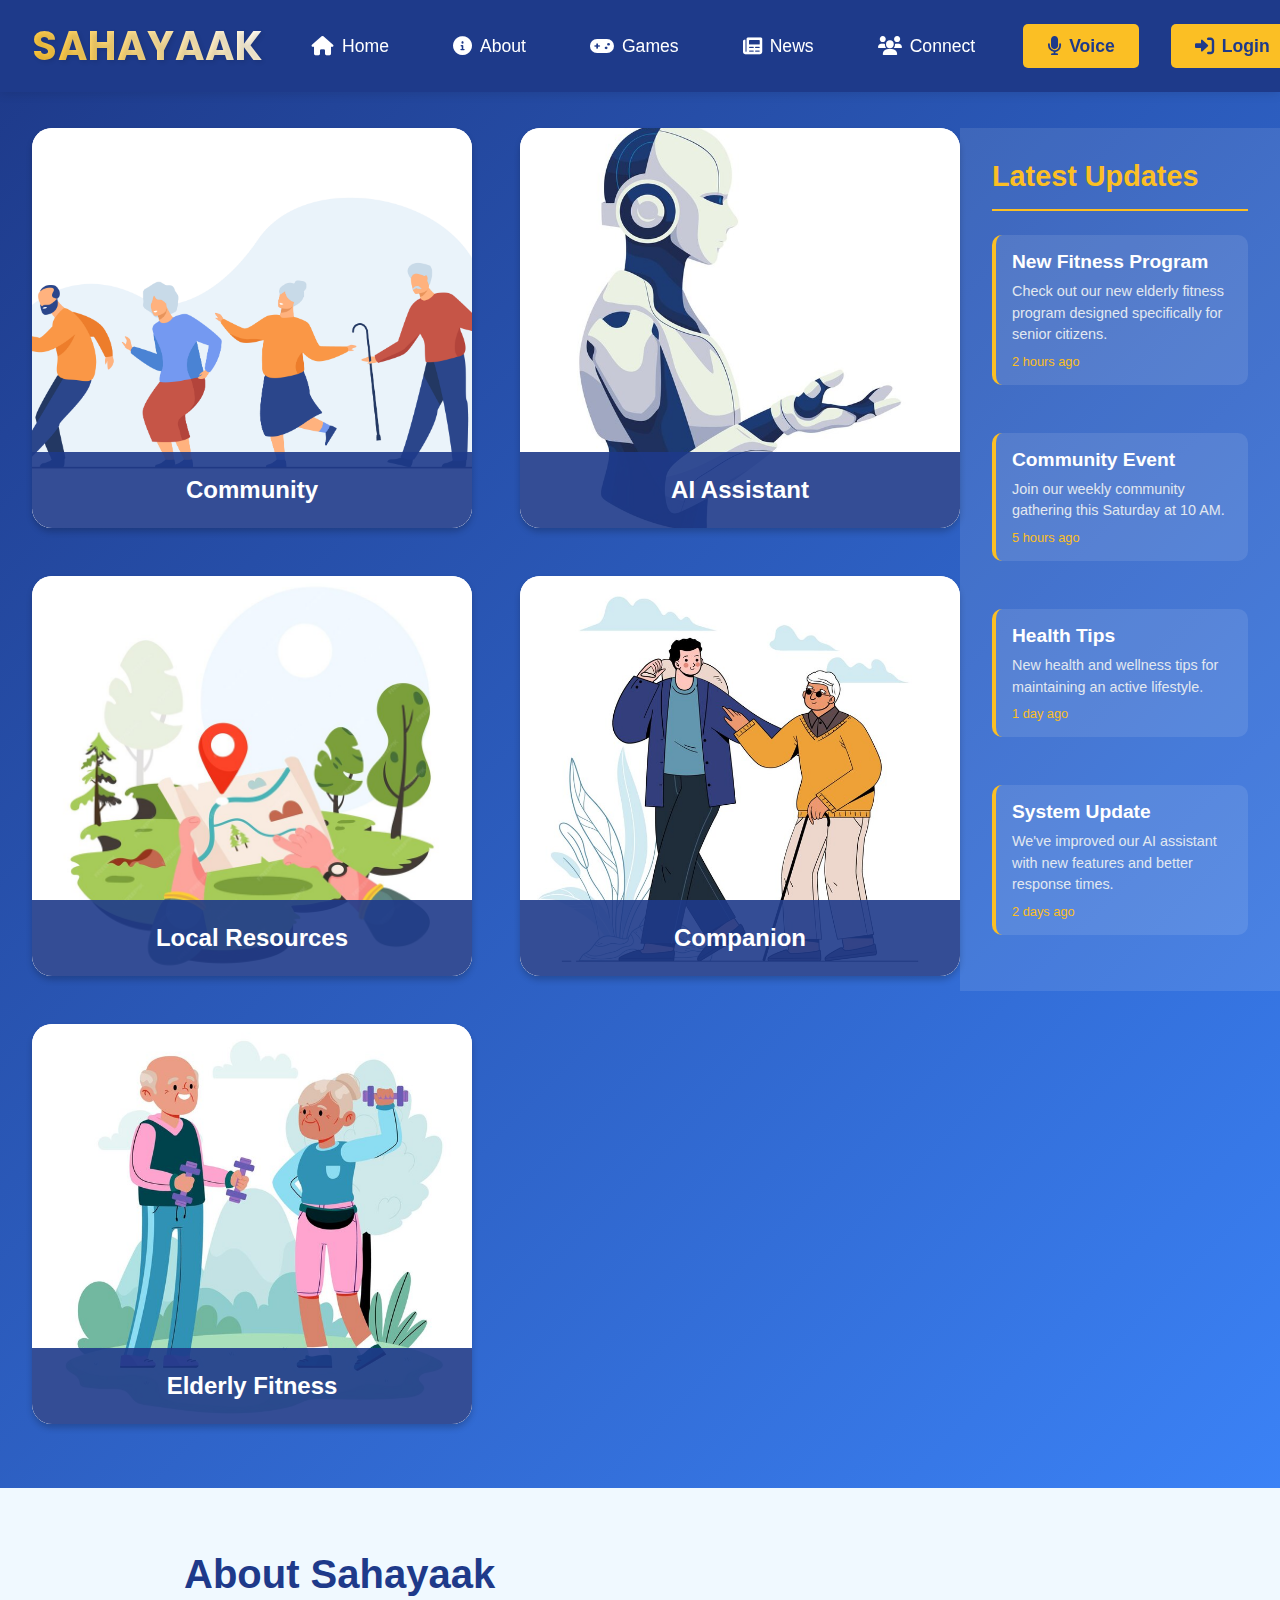
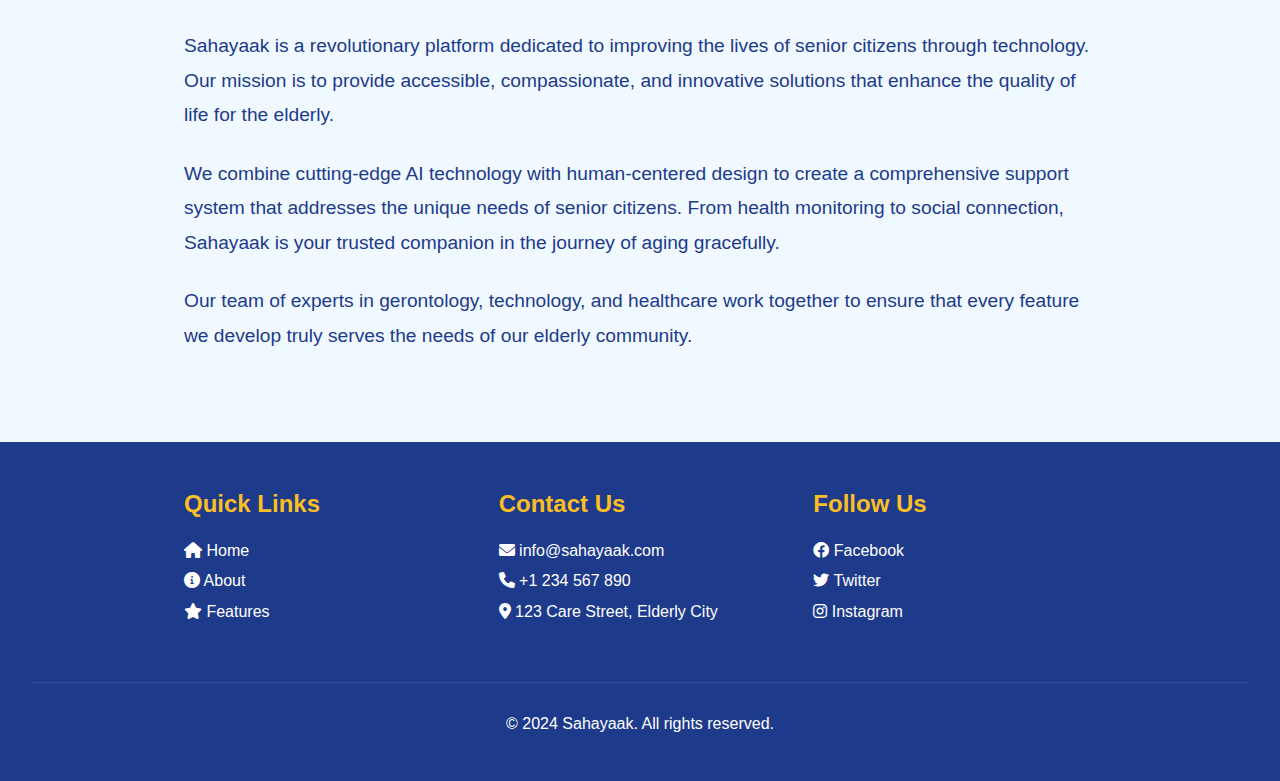
<file: index.html>
<!DOCTYPE html>
<html lang="en">

<head>
    <meta charset="UTF-8" />
    <meta name="viewport" content="width=device-width, initial-scale=1.0" />
    <title>Sahayaak - Elderly Care Services</title>
    <link rel="stylesheet" href="https://cdnjs.cloudflare.com/ajax/libs/font-awesome/6.0.0/css/all.min.css">
    <link href="https://fonts.googleapis.com/css2?family=Poppins:wght@700&display=swap" rel="stylesheet">
    <style>
        * {
            margin: 0;
            padding: 0;
            box-sizing: border-box;
        }

        body {
            background-color: #f0f9ff;
            width: 100%;
            max-width: 100%;
            overflow-x: hidden;
            padding-top: 4rem;
            font-family: 'Arial', sans-serif;
        }

        nav {
            background-color: #1e3a8a;
            color: white;
            padding: 1rem 2rem;
            display: flex;
            justify-content: space-between;
            align-items: center;
            width: 100%;
            max-width: 100%;
            position: fixed;
            top: 0;
            left: 0;
            right: 0;
            z-index: 1000;
            box-shadow: 0 2px 10px rgba(0, 0, 0, 0.1);
        }

        .logo {
            font-family: 'Poppins', sans-serif;
            font-size: 2.5rem;
            font-weight: 700;
            margin-right: 2rem;
            color: #ffffff;
            text-transform: uppercase;
            letter-spacing: 1px;
            background: linear-gradient(45deg, #fbbf24, #ffffff);
            -webkit-background-clip: text;
            -webkit-text-fill-color: transparent;
            text-shadow: 2px 2px 4px rgba(0, 0, 0, 0.1);
        }

        nav ul {
            display: flex;
            align-items: center;
            gap: 2rem;
            margin-left: auto;
            list-style: none;
        }

        nav ul li a {
            color: #ffffff;
            text-decoration: none;
            font-size: 1.1rem;
            transition: all 0.3s ease;
            display: flex;
            align-items: center;
            gap: 0.5rem;
            padding: 0.5rem 1rem;
            border-radius: 5px;
        }

        nav ul li a:hover {
            background-color: rgba(251, 191, 36, 0.2);
            transform: translateY(-2px);
        }

        nav ul li a i {
            font-size: 1.2rem;
        }

        .login-btn {
            background-color: #fbbf24;
            color: #1e3a8a;
            padding: 0.7rem 1.5rem;
            border-radius: 5px;
            transition: all 0.3s ease;
            display: flex;
            align-items: center;
            gap: 0.5rem;
            font-weight: 600;
        }

        .login-btn:hover {
            background-color: #f59e0b;
            transform: translateY(-2px);
            box-shadow: 0 4px 8px rgba(0, 0, 0, 0.2);
        }

        .hero {
            display: flex;
            flex-direction: row;
            align-items: flex-start;
            justify-content: space-between;
            padding: 4rem 0;
            background: linear-gradient(135deg, #1e3a8a 0%, #3b82f6 100%);
            min-height: calc(100vh - 4rem);
            color: white;
        }

        .hero-content {
            display: flex;
            flex-direction: column;
            align-items: flex-start;
            width: 75%;
            margin: 0;
            padding-left: 2rem;
        }

        .image-grid {
            display: grid;
            grid-template-columns: repeat(2, 1fr);
            gap: 3rem;
            width: 100%;
            margin: 0;
        }

        .image-box {
            position: relative;
            border-radius: 20px;
            overflow: hidden;
            box-shadow: 0 4px 6px rgba(0, 0, 0, 0.2);
            transition: all 0.3s ease;
            background-color: white;
            width: 100%;
        }

        .image-box:hover {
            transform: translateY(-5px);
            box-shadow: 0 6px 12px rgba(0, 0, 0, 0.3);
        }

        .image-box img {
            width: 100%;
            height: 400px;
            object-fit: cover;
            display: block;
        }

        .image-box::after {
            content: '';
            position: absolute;
            top: 0;
            left: 0;
            right: 0;
            bottom: 0;
            background: linear-gradient(to bottom, rgba(30, 58, 138, 0.7), rgba(30, 58, 138, 0.9));
            opacity: 0;
            transition: opacity 0.3s ease;
        }

        .image-box:hover::after {
            opacity: 1;
        }

        .image-box h3 {
            position: absolute;
            bottom: 0;
            left: 0;
            right: 0;
            padding: 1.5rem;
            color: white;
            background-color: rgba(30, 58, 138, 0.9);
            margin: 0;
            font-size: 1.5rem;
            text-align: center;
        }

        .main-image {
            margin-top: 3rem;
            max-width: 800px;
            width: 100%;
        }

        .main-image img {
            width: 100%;
            height: auto;
            border-radius: 10px;
            box-shadow: 0 4px 6px rgba(0, 0, 0, 0.2);
        }

        .about-section {
            padding: 4rem 2rem;
            background-color: #f0f9ff;
            color: #1e3a8a;
        }

        .about-content {
            max-width: 75%;
            margin: 0 auto;
        }

        .about-content h2 {
            font-size: 2.5rem;
            margin-bottom: 2rem;
            color: #1e3a8a;
        }

        .about-content p {
            font-size: 1.2rem;
            line-height: 1.8;
            margin-bottom: 1.5rem;
        }

        .footer {
            background-color: #1e3a8a;
            color: white;
            padding: 3rem 2rem;
        }

        .footer-content {
            max-width: 75%;
            margin: 0 auto;
            display: grid;
            grid-template-columns: repeat(3, 1fr);
            gap: 2rem;
        }

        .footer-section h3 {
            font-size: 1.5rem;
            margin-bottom: 1.5rem;
            color: #fbbf24;
        }

        .footer-section ul {
            list-style: none;
            padding: 0;
        }

        .footer-section ul li {
            margin-bottom: 0.8rem;
        }

        .footer-section ul li a {
            color: white;
            text-decoration: none;
            transition: color 0.3s ease;
        }

        .footer-section ul li a:hover {
            color: #fbbf24;
        }

        .copyright {
            text-align: center;
            margin-top: 3rem;
            padding-top: 2rem;
            border-top: 1px solid rgba(255, 255, 255, 0.1);
        }

        .news-section {
            width: 25%;
            padding: 2rem;
            background-color: rgba(255, 255, 255, 0.1);
            height: 100%;
            overflow-y: auto;
        }

        .news-section h2 {
            color: #fbbf24;
            font-size: 1.8rem;
            margin-bottom: 1.5rem;
            padding-bottom: 1rem;
            border-bottom: 2px solid #fbbf24;
        }

        .news-item {
            background-color: rgba(255, 255, 255, 0.1);
            padding: 1rem;
            margin-bottom: 1.5rem;
            border-radius: 10px;
            transition: all 0.3s ease;
        }

        .news-item:hover {
            background-color: rgba(255, 255, 255, 0.2);
            transform: translateX(-5px);
        }

        .news-item h3 {
            color: white;
            font-size: 1.2rem;
            margin-bottom: 0.5rem;
        }

        .news-item p {
            color: #e2e8f0;
            font-size: 0.9rem;
            line-height: 1.5;
        }

        .news-item a {
            color: #fbbf24;
            text-decoration: none;
            font-size: 0.9rem;
            display: inline-block;
            margin-top: 0.5rem;
        }

        .news-item a:hover {
            text-decoration: underline;
        }

        .news-notification {
            width: 25%;
            padding: 2rem;
            background-color: rgba(255, 255, 255, 0.1);
            height: 100%;
            overflow-y: auto;
        }

        .news-notification h2 {
            color: #fbbf24;
            font-size: 1.8rem;
            margin-bottom: 1.5rem;
            padding-bottom: 1rem;
            border-bottom: 2px solid #fbbf24;
        }

        .notification-item {
            background-color: rgba(255, 255, 255, 0.1);
            padding: 1rem;
            margin-bottom: 1.5rem;
            border-radius: 10px;
            transition: all 0.3s ease;
            border-left: 4px solid #fbbf24;
        }

        .notification-item:hover {
            background-color: rgba(255, 255, 255, 0.2);
            transform: translateX(-5px);
        }

        .notification-grid {
            display: flex;
            flex-direction: column;
            gap: 1.5rem;
        }

        .notification-item h3 {
            color: white;
            font-size: 1.2rem;
            margin-bottom: 0.5rem;
        }

        .notification-item p {
            color: #e2e8f0;
            font-size: 0.9rem;
            line-height: 1.5;
        }

        .notification-item .time {
            color: #fbbf24;
            font-size: 0.8rem;
            margin-top: 0.5rem;
        }

        .mic-btn {
            background-color: #fbbf24;
            color: #1e3a8a;
            padding: 0.7rem 1.5rem;
            border-radius: 5px;
            transition: all 0.3s ease;
            display: flex;
            align-items: center;
            gap: 0.5rem;
            font-weight: 600;
            cursor: pointer;
        }

        .mic-btn:hover {
            background-color: #f59e0b;
            transform: translateY(-2px);
            box-shadow: 0 4px 8px rgba(0, 0, 0, 0.2);
        }

        .mic-btn.listening {
            background-color: #ef4444;
            animation: pulse 1.5s infinite;
        }

        @keyframes pulse {
            0% {
                transform: scale(1);
            }
            50% {
                transform: scale(1.05);
            }
            100% {
                transform: scale(1);
            }
        }

        .voice-feedback {
            position: fixed;
            bottom: 20px;
            right: 20px;
            background-color: rgba(30, 58, 138, 0.9);
            color: white;
            padding: 1rem;
            border-radius: 10px;
            display: none;
            z-index: 1000;
            box-shadow: 0 4px 6px rgba(0, 0, 0, 0.1);
        }
    </style>
    <link rel="news/news/stylesheet" href="styles.css">
</head>

<body>
    <nav>
        <div class="logo">Sahayaak</div>
        <ul>
            <li><a href="#"><i class="fas fa-home"></i> Home</a></li>
            <li><a href="#about"><i class="fas fa-info-circle"></i> About</a></li>
            <li><a href="games.html"><i class="fas fa-gamepad"></i> Games</a></li>
            <li><a href="news/news/news.html"><i class="fas fa-newspaper"></i> News</a></li>
            <li><a href="whats/whats/index.html"><i class="fas fa-users"></i> Connect</a></li>
            <li><a href="#" id="micButton" class="mic-btn"><i class="fas fa-microphone"></i> Voice</a></li>
            <li><a href="http://127.0.0.1:5500/login/login/login.html" class="login-btn"><i class="fas fa-sign-in-alt"></i> Login</a></li>
        </ul>
    </nav>

    
    <section class="hero">
        <div class="hero-content">
            <div class="image-grid" id="features">
                <a href="http://127.0.0.1:5000/" class="image-box">
                    <img src="images/community.jpg" alt="Community">
                    <h3>Community</h3>
                </a>
                <a href="http://localhost:8501/" class="image-box">
                    <img src="images/AiAssistant.jpg" alt="AI Assistant">
                    <h3>AI Assistant</h3>
                </a>
                <a href="maps/maps/intex.html" class="image-box">
                    <img src="images/localResources.jpg" alt="Local Resources">
                    <h3>Local Resources</h3>
                </a>
                <a href="http://localhost:8502/" class="image-box">
                    <img src="images/companion.jpg" alt="Companion">
                    <h3>Companion</h3>
                </a>
                <a href="musclewiki/musclewiki/index.html" class="image-box">
                    <img src="images/elderlyfit.jpg" alt="Elderly Fitness">
                    <h3>Elderly Fitness</h3>
                </a>
            </div>
        </div>

        <div class="news-notification">
            <h2>Latest Updates</h2>
            <div class="notification-grid">
                <div class="notification-item">
                    <h3>New Fitness Program</h3>
                    <p>Check out our new elderly fitness program designed specifically for senior citizens.</p>
                    <div class="time">2 hours ago</div>
                </div>
                <div class="notification-item">
                    <h3>Community Event</h3>
                    <p>Join our weekly community gathering this Saturday at 10 AM.</p>
                    <div class="time">5 hours ago</div>
                </div>
                <div class="notification-item">
                    <h3>Health Tips</h3>
                    <p>New health and wellness tips for maintaining an active lifestyle.</p>
                    <div class="time">1 day ago</div>
                </div>
                <div class="notification-item">
                    <h3>System Update</h3>
                    <p>We've improved our AI assistant with new features and better response times.</p>
                    <div class="time">2 days ago</div>
                </div>
            </div>
        </div>
    </section>

    <section class="about-section" id="about">
        <div class="about-content">
            <h2>About Sahayaak</h2>
            <p>Sahayaak is a revolutionary platform dedicated to improving the lives of senior citizens through technology. Our mission is to provide accessible, compassionate, and innovative solutions that enhance the quality of life for the elderly.</p>
            <p>We combine cutting-edge AI technology with human-centered design to create a comprehensive support system that addresses the unique needs of senior citizens. From health monitoring to social connection, Sahayaak is your trusted companion in the journey of aging gracefully.</p>
            <p>Our team of experts in gerontology, technology, and healthcare work together to ensure that every feature we develop truly serves the needs of our elderly community.</p>
        </div>
    </section>

    <footer class="footer">
        <div class="footer-content">
            <div class="footer-section">
                <h3>Quick Links</h3>
                <ul>
                    <li><a href="#"><i class="fas fa-home"></i> Home</a></li>
                    <li><a href="#about"><i class="fas fa-info-circle"></i> About</a></li>
                    <li><a href="#features"><i class="fas fa-star"></i> Features</a></li>
                </ul>
            </div>
            <div class="footer-section">
                <h3>Contact Us</h3>
                <ul>
                    <li><a href="#"><i class="fas fa-envelope"></i> info@sahayaak.com</a></li>
                    <li><a href="#"><i class="fas fa-phone"></i> +1 234 567 890</a></li>
                    <li><a href="#"><i class="fas fa-map-marker-alt"></i> 123 Care Street, Elderly City</a></li>
                </ul>
            </div>
            <div class="footer-section">
                <h3>Follow Us</h3>
                <ul>
                    <li><a href="#"><i class="fab fa-facebook"></i> Facebook</a></li>
                    <li><a href="#"><i class="fab fa-twitter"></i> Twitter</a></li>
                    <li><a href="#"><i class="fab fa-instagram"></i> Instagram</a></li>
                </ul>
            </div>
        </div>
        <div class="copyright">
            <p>&copy; 2024 Sahayaak. All rights reserved.</p>
        </div>
    </footer>

    <div class="voice-feedback" id="voiceFeedback"></div>

    <script>
        (function () { if (!window.chatbase || window.chatbase("getState") !== "initialized") { window.chatbase = (...arguments) => { if (!window.chatbase.q) { window.chatbase.q = [] } window.chatbase.q.push(arguments) }; window.chatbase = new Proxy(window.chatbase, { get(target, prop) { if (prop === "q") { return target.q } return (...args) => target(prop, ...args) } }) } const onLoad = function () { const script = document.createElement("script"); script.src = "https://www.chatbase.co/embed.min.js"; script.id = "u7iwT3Jx045IWMDO894MP"; script.domain = "www.chatbase.co"; document.body.appendChild(script) }; if (document.readyState === "complete") { onLoad() } else { window.addEventListener("load", onLoad) } })();
    </script>
    
    <script src="news/news/script.js"></script>
    <script src="script.js"></script>
    <script>
        // Voice Recognition Implementation
        document.addEventListener('DOMContentLoaded', function() {
            const micButton = document.getElementById('micButton');
            const voiceFeedback = document.getElementById('voiceFeedback');
            let recognition = null;

            // Check if browser supports speech recognition
            if ('webkitSpeechRecognition' in window) {
                recognition = new webkitSpeechRecognition();
                recognition.continuous = false;
                recognition.interimResults = false;
                recognition.lang = 'en-US';

                recognition.onstart = function() {
                    micButton.classList.add('listening');
                    voiceFeedback.style.display = 'block';
                    voiceFeedback.textContent = 'Listening...';
                };

                recognition.onend = function() {
                    micButton.classList.remove('listening');
                    voiceFeedback.style.display = 'none';
                };

                recognition.onresult = function(event) {
                    const command = event.results[0][0].transcript.toLowerCase();
                    voiceFeedback.textContent = `Command recognized: ${command}`;
                    
                    // Process the voice command
                    processVoiceCommand(command);
                };

                recognition.onerror = function(event) {
                    console.error('Speech recognition error:', event.error);
                    voiceFeedback.textContent = `Error: ${event.error}`;
                    micButton.classList.remove('listening');
                };
            } else {
                micButton.style.display = 'none';
                console.error('Speech recognition not supported in this browser');
            }

            // Handle microphone button click
            micButton.addEventListener('click', function() {
                if (recognition) {
                    recognition.start();
                }
            });

            // Process voice commands
            function processVoiceCommand(command) {
                const commands = {
                    'go to community': () => window.location.href = 'http://127.0.0.1:5000/',
                    'open ai assistant': () => window.location.href = 'http://localhost:8501/',
                    'show local resources': () => window.location.href = 'maps/maps/intex.html',
                    'open companion': () => window.location.href = 'http://localhost:8502/',
                    'start elderly fitness': () => window.location.href = 'musclewiki/musclewiki/index.html',
                    'connect':()=>window.location.href='whats/whats/index.html',
                    'go to navigation bar': () => window.scrollTo({ top: 0, behavior: 'smooth' }),
                    'sign up': () => window.location.href = 'http://127.0.0.1:5500/login/login/login.html'
                };

                // Check for exact matches first
                if (commands[command]) {
                    commands[command]();
                    return;
                }

                // Check for partial matches
                for (const [key, action] of Object.entries(commands)) {
                    if (command.includes(key)) {
                        action();
                        return;
                    }
                }

                voiceFeedback.textContent = 'Command not recognized. Please try again.';
            }
        });
    </script>
</body>

</html>
</file>
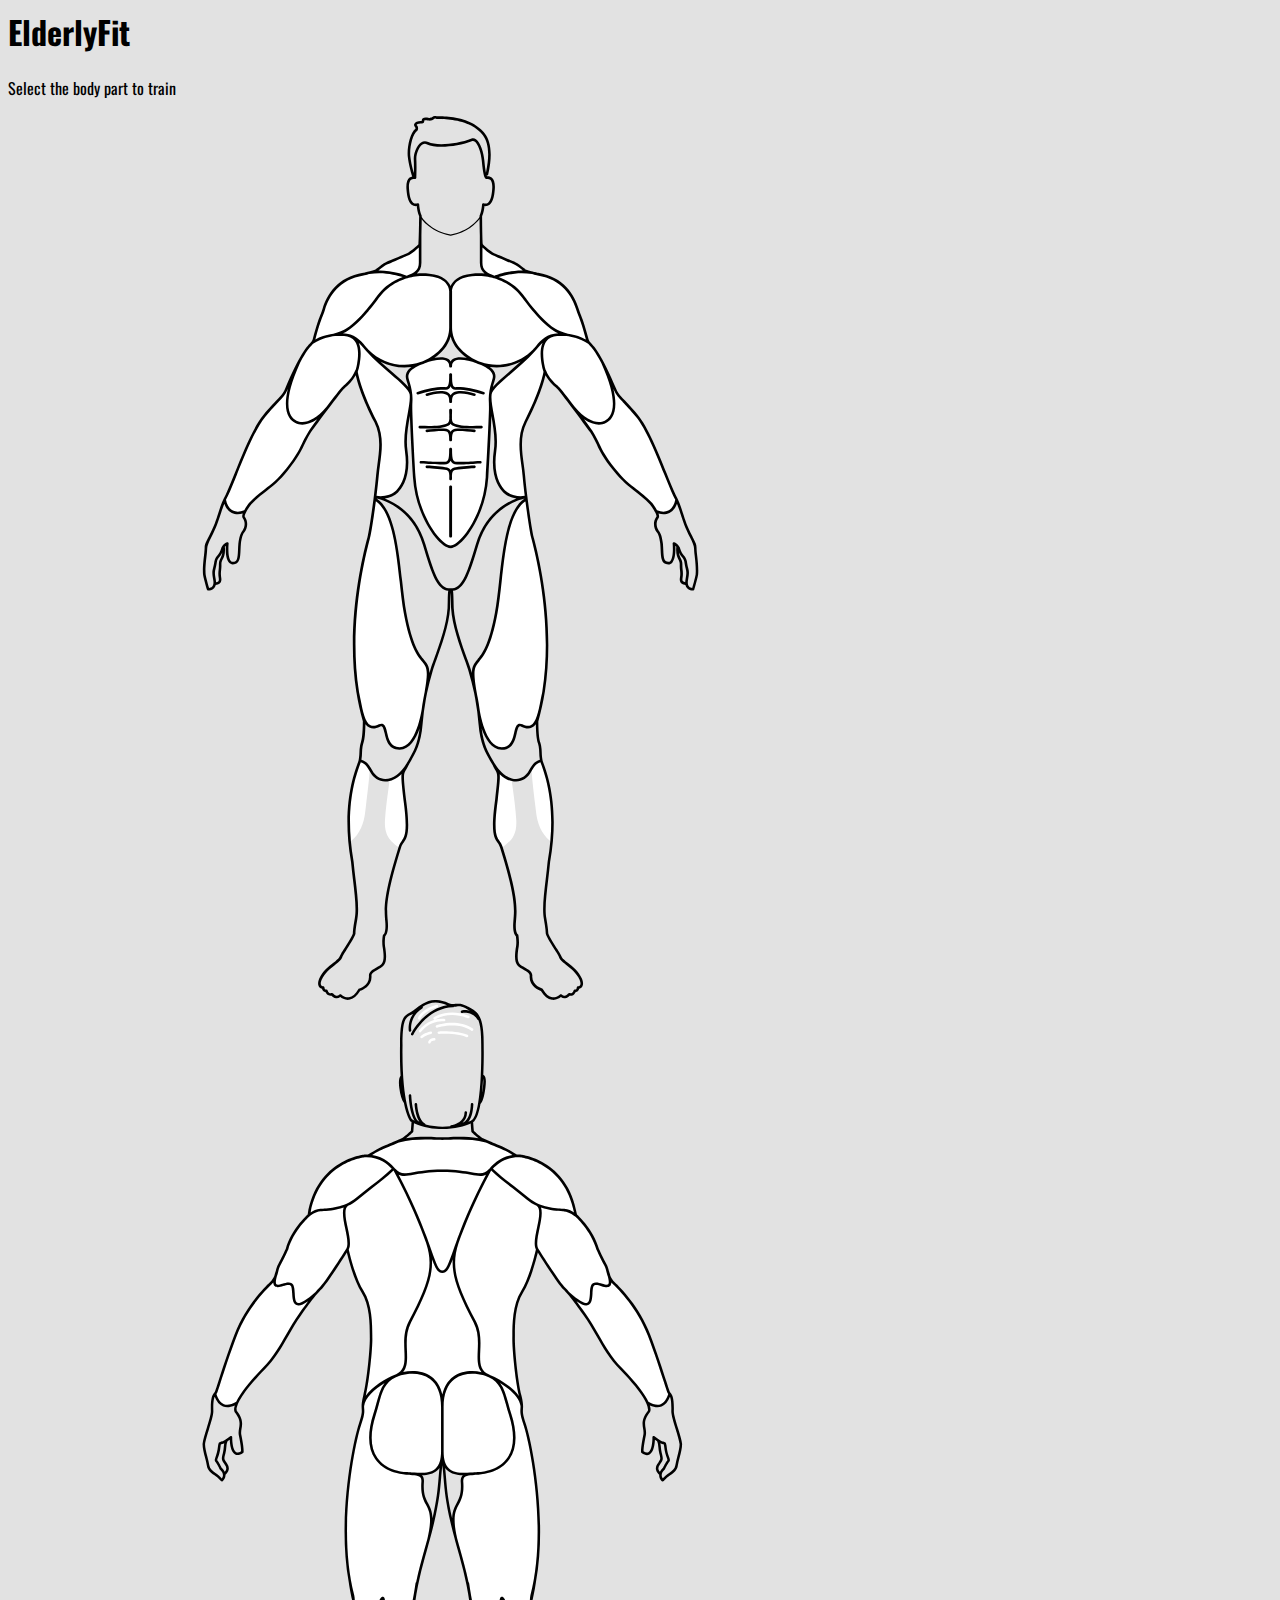
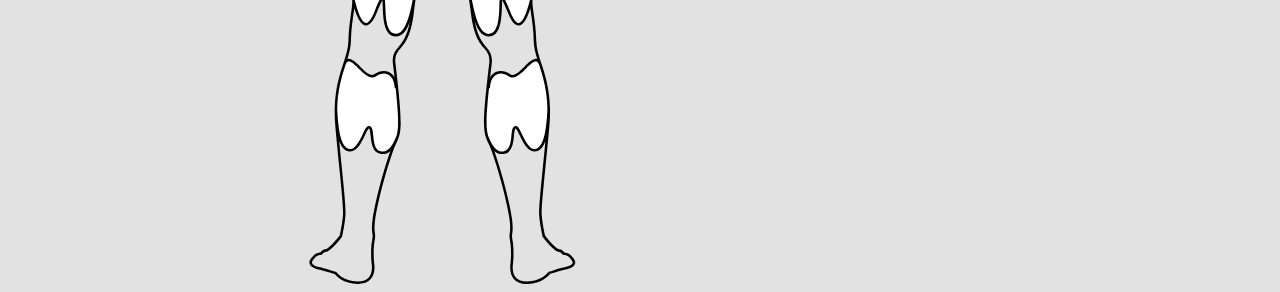
<file: musclewiki/index.html>
<html>
<head>
    <meta charset="UTF-8">
    <meta http-equiv="X-UA-Compatible" content="IE=edge">
    <meta name="viewport" content="width=device-width, initial-scale=1.0">
<title>ElderlyFit</title>
    <!-- Logo of Musclewiki -->


<!-- Own Custom CSS -->
<link rel="stylesheet" href="style.css">

<!-- Bootstrap css link -->
    <link href="https://cdn.jsdelivr.net/npm/bootstrap@5.3.0/dist/css/bootstrap.min.css" rel="stylesheet" integrity="sha384-9ndCyUaIbzAi2FUVXJi0CjmCapSmO7SnpJef0486qhLnuZ2cdeRhO02iuK6FUUVM" crossorigin="anonymous">

</head>
<!-- Navbar Start  -->

<!-- Navbar end -->

<body>
    <div class="container-fluid text-center py-4">
        <h1 class="display-4">ElderlyFit</h1>
        <p class="lead">Select the body part to train</p>
    </div>
	<div class="container-fluid align-center pt-3 ">
        <div class="row text-center">
            <div class="col-md-6">
            
                <svg width="70%" height="100%" viewBox="0 0 672 1200" fill="none" xmlns="http://www.w3.org/2000/svg">
        <g class="body-map__muscle" id="abdominals">
        <a href="Abdominals.html"  >
        <path d="M384.32 490.61C386.41 457.79 388.65 408.87 388.74 397.67C388.79 392.09 388.67 389.6 388.58 387.74L388.56 387.35C388.5 385.83 388.44 384.62 388.54 382.23C388.56 381.7 388.59 381.18 388.62 380.71C388.64 380.58 388.64 380.45 388.64 380.34C388.68 379.72 388.71 379.12 388.76 378.55L388.81 378.04C388.83 377.82 388.84 377.62 388.88 377.39C389.59 370 391.12 365.02 392.36 361.01L392.47 360.64C393.98 355.77 394.81 353.08 393.26 349.6C391.24 345.04 385.88 341.08 376.39 337.12C376.36 337.11 376.32 337.1 376.29 337.09C376.29 337.09 376.29 337.09 376.26 337.07C374.72 336.53 373.1 335.9 371.46 335.19C371.42 335.17 371.39 335.16 371.33 335.14C360.54 331.16 346.9 328.38 340.97 332.51C338.84 334 337.8 336.3 337.8 339.54C337.8 340.28 337.2 340.88 336.42 340.89C336.33 340.86 336.19 340.85 336.1 340.89C335.36 340.89 334.76 340.29 334.76 339.55C334.76 336.32 333.72 334.02 331.57 332.52C329.69 331.21 321.97 327.54 301.28 335.13L301.18 335.17L301.1 335.2C299.5 335.9 297.87 336.54 296.23 337.1H296.21C296.21 337.1 296.17 337.12 296.16 337.13C286.67 341.09 281.31 345.05 279.31 349.61C277.75 353.12 278.59 355.82 280.11 360.73C281.31 364.54 282.95 369.77 283.7 377.43C283.83 378.3 283.91 379.28 283.93 380.4C283.94 380.48 283.94 380.57 283.94 380.7C283.98 381.21 284.01 381.72 284.03 382.25C284.13 384.82 284.09 386.01 283.99 387.8C283.9 389.62 283.78 392.11 283.83 397.69C283.94 409.23 286.19 458.22 288.25 490.63C291.6 543.3 323.93 583.5 336.14 583.49C336.19 583.51 336.25 583.51 336.31 583.51C336.36 583.51 336.41 583.51 336.45 583.49C348.6 583.49 380.92 543.3 384.28 490.62L384.32 490.61ZM291.68 377.57C291.08 377.57 290.56 377.18 290.39 376.6C290.18 375.9 290.59 375.16 291.3 374.94C305.76 370.74 315.58 368.2 330 368.49C334.47 368.47 334.8 361.56 334.8 351.03C334.8 350.29 335.4 349.69 336.18 349.69C336.27 349.72 336.41 349.73 336.49 349.69C337.23 349.69 337.83 350.29 337.83 351.03C337.83 361.57 338.17 368.47 342.66 368.49C357.04 368.2 366.87 370.74 381.31 374.93C381.66 375.04 381.94 375.27 382.12 375.58C382.29 375.89 382.33 376.25 382.23 376.59C382.04 377.3 381.26 377.71 380.57 377.51C367.11 373.59 357.74 371.15 344.95 371.15C344.21 371.15 343.46 371.15 342.7 371.17C339.84 371.15 337.89 369.72 336.73 366.78C336.6 366.45 336.05 366.45 335.92 366.78C334.74 369.76 332.86 371.16 330 371.17C315.97 370.87 306.3 373.36 292.05 377.51C291.95 377.54 291.83 377.56 291.69 377.56L291.68 377.57ZM369.88 378.6C369.79 378.95 369.56 379.25 369.25 379.43C368.95 379.6 368.59 379.65 368.25 379.55L366.97 379.22C361.69 377.83 352.87 375.5 345.68 376.72C339.05 377.85 337.84 381.39 337.84 387.95C337.84 388.69 337.24 389.29 336.46 389.29C336.41 389.27 336.35 389.27 336.29 389.27C336.24 389.27 336.19 389.27 336.15 389.29C335.4 389.29 334.81 388.7 334.81 387.95C334.81 381.39 333.59 377.86 326.95 376.72C319.75 375.5 310.9 377.84 305.62 379.23L304.37 379.55C304.03 379.64 303.68 379.6 303.37 379.43C303.06 379.25 302.83 378.96 302.74 378.6C302.55 377.87 302.98 377.15 303.71 376.96L304.92 376.64C310.41 375.18 319.59 372.73 327.41 374.07C331.62 374.78 334.41 376.51 335.94 379.35C336.09 379.63 336.56 379.63 336.71 379.35C338.24 376.51 341.03 374.78 345.24 374.07C353.03 372.73 362.22 375.18 367.71 376.64L368.93 376.96C369.65 377.15 370.07 377.87 369.88 378.59V378.6ZM293.5 423.27C293.25 423.01 293.12 422.67 293.12 422.31C293.12 421.93 293.28 421.57 293.55 421.33C293.8 421.1 294.13 420.98 294.47 421L295.96 421.02C310.93 421.27 325.07 421.51 332.23 417.45C334.4 416.23 334.82 413.46 334.95 410.87C334.88 409.36 334.92 407.73 334.97 406.17L334.92 404.53C334.83 402.44 334.79 400.7 334.79 399.06C334.79 398.32 335.39 397.72 336.17 397.72C336.26 397.75 336.39 397.75 336.48 397.72C337.22 397.72 337.82 398.32 337.82 399.06C337.82 401.02 337.74 402.97 337.68 404.58C337.66 405.03 337.65 405.46 337.65 405.91C337.7 407.59 337.74 409.37 337.65 411.07C337.85 414.58 338.67 416.48 340.37 417.44C347.53 421.5 361.67 421.26 376.63 421.01L378.15 420.99C378.48 420.97 378.79 421.08 379.04 421.31C379.32 421.56 379.48 421.93 379.49 422.29C379.49 423.03 378.89 423.65 378.16 423.67L376.69 423.69C373.67 423.75 369.73 423.81 365.99 423.81C355.71 423.81 345.32 423.32 339.04 419.77C338.05 419.2 337.25 418.45 336.65 417.55C336.57 417.43 336.43 417.35 336.29 417.35C336.14 417.35 336 417.43 335.93 417.55C335.36 418.45 334.59 419.18 333.56 419.77C327.29 423.33 316.9 423.82 306.61 423.82C302.86 423.82 298.93 423.75 295.93 423.7L294.44 423.68C294.09 423.68 293.75 423.53 293.5 423.27ZM369.92 427.61C369.87 427.98 369.68 428.31 369.39 428.53C369.12 428.74 368.78 428.82 368.43 428.77L368.25 428.75C362.71 428.11 353.43 427.04 345.29 427.17C338.96 427.24 337.83 430.51 337.83 439.66C337.83 440.4 337.23 441 336.45 441C336.4 440.98 336.34 440.97 336.28 440.97C336.23 440.97 336.18 440.97 336.14 440.99C335.4 440.99 334.8 440.39 334.8 439.65C334.8 430.5 333.67 427.23 327.32 427.16C319.22 427.04 309.97 428.1 304.44 428.73L304.17 428.76C303.44 428.85 302.78 428.33 302.69 427.6C302.61 426.86 303.14 426.19 303.87 426.11C309.51 425.45 318.94 424.36 327.36 424.48C331.61 424.54 334.41 426 335.93 428.93C336.08 429.22 336.55 429.22 336.7 428.93C338.22 426 341.02 424.54 345.27 424.48C353.81 424.37 363.52 425.5 368.75 426.11C369.48 426.19 370.01 426.86 369.93 427.59L369.92 427.61ZM295 470.9C294.76 470.64 294.63 470.3 294.64 469.95C294.65 469.58 294.82 469.23 295.09 468.98C295.34 468.75 295.68 468.64 296.02 468.66C301.12 468.84 304.81 469.09 308.07 469.3L309.04 469.36C314.3 469.75 318.85 470.08 327.57 469.82C333.52 469.39 334.79 467.8 334.79 451.93C334.79 451.19 335.39 450.59 336.17 450.58C336.26 450.61 336.4 450.62 336.49 450.58C337.23 450.58 337.83 451.18 337.83 451.92C337.83 468.54 339.46 469.4 345.14 469.83C353.76 470.07 358.3 469.73 363.56 469.35L364.53 469.28C367.79 469.06 371.48 468.81 376.6 468.63C376.92 468.6 377.24 468.71 377.5 468.94C377.79 469.19 377.96 469.55 377.97 469.92C377.98 470.27 377.85 470.61 377.61 470.87C377.36 471.13 377.03 471.28 376.67 471.3C371.13 471.51 367.25 471.78 363.75 472.03C359.57 472.32 355.97 472.58 350.66 472.58C348.59 472.58 346.79 472.55 344.99 472.49C340.44 472.15 338.04 470.74 336.73 467.64C336.66 467.48 336.5 467.37 336.33 467.37C336.16 467.37 336 467.47 335.93 467.63C334.6 470.73 332.21 472.14 327.7 472.48C325.86 472.54 324.02 472.57 321.93 472.57C316.61 472.57 312.84 472.3 308.86 472.02C305.36 471.77 301.47 471.5 295.94 471.29C295.58 471.28 295.25 471.13 295.01 470.87L295 470.9ZM337.83 570.5C337.83 571.24 337.23 571.84 336.49 571.84H336.14C335.4 571.84 334.8 571.24 334.8 570.5V503.38C334.8 502.63 335.39 502.04 336.14 502.04H336.49C337.23 502.04 337.83 502.64 337.83 503.38V570.5ZM337.66 488.3C337.64 488.38 337.64 488.47 337.66 488.56C337.71 489.72 337.71 490.89 337.71 492.02V492.8C337.71 493.54 337.11 494.14 336.37 494.14H336.25C335.51 494.14 334.91 493.54 334.91 492.8V492.02C334.91 490.87 334.91 489.69 334.96 488.49V488.38C334.78 483.98 334.01 480.91 330.82 480.18C325.59 479 311.19 477.57 304.86 477.57C304.57 477.57 304.3 477.57 304.04 477.57C303.73 477.6 303.41 477.48 303.15 477.25C302.87 476.99 302.7 476.63 302.7 476.26C302.7 475.9 302.83 475.56 303.07 475.3C303.32 475.04 303.65 474.9 304.01 474.89C310.18 474.76 325.81 476.29 331.41 477.56C333.44 478.03 334.93 479.08 335.95 480.77C336.03 480.9 336.17 480.98 336.32 480.98C336.47 480.98 336.62 480.9 336.69 480.77C337.69 479.08 339.16 478.04 341.2 477.56C346.75 476.3 362.39 474.78 368.62 474.89C368.98 474.89 369.31 475.04 369.56 475.3C369.8 475.56 369.93 475.89 369.92 476.25C369.92 476.62 369.75 476.97 369.48 477.22C369.24 477.44 368.94 477.56 368.63 477.56C368.6 477.56 368.58 477.56 368.55 477.56C362.8 477.41 347.33 478.91 341.81 480.16C338.63 480.89 337.84 483.93 337.66 488.29V488.3Z" fill="white" /></a>
        </g>
        <g class="body-map__muscle" id="obliques">
            <a href="Obliques.html"  >
        <path d="M278.25 405.1L278.22 405.27L278.23 405.26L278.2 405.42L278.181 405.528C275.415 420.952 272.286 438.408 274.68 454.63C279.61 488.3 267.94 503.64 262.69 508.67C257.5 513.64 249.36 516.54 241.25 516.54C239.37 516.54 237.5 516.38 235.66 516.06C235.43 516.02 235.27 515.81 235.3 515.58C236.6 505.04 237.65 495.4 238.26 488.43C238.68 483.48 239.34 478.52 240.05 473.27L240.08 473.02L240.082 473.006C242.671 453.691 245.348 433.726 235.63 414.4C215.71 376.03 210.63 351.86 209.81 347.41V347.31C209.81 347.26 209.81 347.22 209.83 347.17C210.97 343.85 211.84 340.34 212.44 336.75C213.35 331.07 215.45 317.93 211.12 308.04C211.04 307.85 211.1 307.63 211.27 307.51C211.44 307.39 211.67 307.41 211.82 307.55C214.24 309.84 216.37 312.33 218.14 314.46C219.35 315.91 220.38 317.07 221.37 318.09C221.384 318.104 221.398 318.12 221.413 318.137C221.43 318.157 221.449 318.179 221.47 318.2C221.47 318.21 221.54 318.28 221.54 318.28C231.955 329.911 244.178 340.439 254.971 349.736L255.08 349.83L255.22 349.96L255.238 349.975C268.64 361.529 280.21 371.503 281.06 377.77C281.088 377.911 281.108 378.106 281.127 378.295L281.13 378.33V378.45C281.15 378.5 281.17 378.65 281.17 378.82C281.21 379.09 281.23 379.41 281.25 379.75L281.28 380.33C281.3 380.41 281.3 380.49 281.3 380.56C281.51 386.9 280 395.33 278.25 405.1Z" fill="white" />
        <path d="M460.77 307.59C460.92 307.45 461.15 307.43 461.32 307.55L461.33 307.56C461.5 307.68 461.56 307.9 461.48 308.09C457.17 317.96 459.26 331.07 460.16 336.67L460.18 336.77C460.78 340.36 461.65 343.87 462.79 347.19C462.81 347.23 462.81 347.28 462.81 347.33V347.43C461.66 353.7 456.4 377.07 436.99 414.44C427.27 433.74 429.95 453.72 432.56 473.03V473.13C433.34 478.83 433.97 483.58 434.39 488.44C434.96 495.23 436.01 504.88 437.33 515.59C437.36 515.82 437.2 516.03 436.97 516.07C435.14 516.39 433.26 516.54 431.39 516.54C423.28 516.54 415.13 513.64 409.94 508.67C404.69 503.63 393.02 488.29 397.95 454.63C400.36 438.26 397.2 420.73 394.4 405.27L394.37 405.08C392.62 395.32 391.11 386.89 391.32 380.55C391.32 380.51 391.32 380.44 391.34 380.36C391.34 380.29 391.35 380.2 391.37 380.11C391.41 379.35 391.48 378.57 391.55 377.8C391.55 377.78 391.55 377.72 391.58 377.63C392.6 371.342 404.153 361.386 417.528 349.861L417.676 349.733C428.442 340.462 440.614 329.981 451.07 318.29L451.14 318.21C451.17 318.17 451.21 318.13 451.24 318.1C452.33 316.97 453.41 315.75 454.46 314.47C456.35 312.19 458.42 309.78 460.77 307.59Z" fill="white" />
        </a></g>
        <g class="body-map__muscle" id="forearms">
        <a href="Forearms.html"  >
        <path d="M135.05 418.55C141.32 418.55 148.19 416.1 154.92 411.47V411.46C155.1 411.34 155.33 411.37 155.48 411.52C155.63 411.67 155.65 411.91 155.52 412.08C151.51 417.52 146.59 424.21 144.16 427.73C139.457 435.289 136.843 440.787 134.543 445.625L134.46 445.8L134.457 445.806C130.428 454.264 126.627 462.244 113.47 478.7C101.33 493.83 93.04 500.16 84.26 506.86L84.199 506.906C77.9179 511.692 71.4135 516.648 63.23 525.21C63.21 525.23 63.19 525.25 63.16 525.27C61.56 527.38 58.6 531.44 56.45 535.48C56.4 535.57 56.33 535.64 56.23 535.68C53.2 536.91 50.19 537.52 47.41 537.52C44.92 537.52 42.61 537.03 40.63 536.04C35.84 533.67 32.13 527.92 30.95 521.04C30.94 520.95 30.95 520.86 30.99 520.78C31.81 519.04 32.73 517.24 33.72 515.43C37.33 507.63 41.56 497.2 46.32 485.38L46.43 485.1C57.43 457.87 71.12 423.99 84.49 407.9C92.4 398.38 98.13 392.38 102.32 388L102.5 387.81C108.4 381.64 111.64 378.25 114.13 372.23C114.229 371.995 114.327 371.761 114.425 371.528C114.593 371.127 114.759 370.728 114.93 370.33L115.04 370.08C115.13 369.87 115.36 369.77 115.58 369.84C115.8 369.91 115.92 370.14 115.87 370.36C108.45 400.78 117.14 412.23 125.73 416.48C128.51 417.85 131.64 418.55 135.05 418.55Z" fill="white" />
        <path d="M638.96 515.58C640.01 517.47 640.88 519.19 641.61 520.78C641.64 520.86 641.65 520.94 641.64 521.03C640.5 527.9 636.8 533.65 631.99 536.05C630.02 537.04 627.7 537.53 625.21 537.53C622.42 537.53 619.4 536.92 616.38 535.7C616.29 535.66 616.21 535.59 616.16 535.5C614.01 531.46 611.05 527.39 609.47 525.33C609.46 525.32 609.443 525.298 609.425 525.275C609.407 525.252 609.39 525.23 609.38 525.22C601.16 516.63 594.65 511.67 588.351 506.871L588.291 506.825C579.533 500.132 571.243 493.796 559.15 478.7C545.92 462.19 542.15 454.23 538.16 445.8L538.02 445.5L538.012 445.484C535.585 440.399 533.075 435.142 528.39 427.63C526.32 424.65 522.31 419.13 517.12 412.09C517 411.92 517.01 411.68 517.16 411.53C517.31 411.37 517.55 411.35 517.72 411.47C524.43 416.1 531.29 418.55 537.57 418.55C540.97 418.55 544.11 417.85 546.89 416.48C555.48 412.24 564.16 400.82 556.8 370.45C556.74 370.23 556.87 370 557.09 369.93C557.31 369.85 557.55 369.97 557.63 370.18L557.633 370.188C557.792 370.575 557.951 370.963 558.12 371.35C558.25 371.64 558.37 371.93 558.49 372.22C561.01 378.3 564.24 381.68 570.12 387.82L570.48 388.2L570.625 388.352C574.773 392.699 580.44 398.639 588.14 407.91C601.55 424.05 615.27 458.06 626.29 485.38L626.52 485.95C631.01 497.07 635.25 507.57 638.96 515.58Z" fill="white" />
        </a></g>
        <g class="body-map__muscle" id="biceps">
            <a href="Biceps.html"  >
        <path d="M207.71 345.02C207.68 345.12 207.61 345.21 207.52 345.26V345.25C207.32 345.37 207.15 345.57 207.04 345.84C202.959 355.849 196 362.113 191.389 366.264L191.36 366.29C190.73 366.85 190.16 367.36 189.67 367.84C187.7 369.66 179.78 379.71 167.95 395.4C155.59 410.5 143.93 415.86 135.1 415.86C131.98 415.86 129.22 415.19 126.91 414.05C117.4 409.37 105.33 392.91 131.34 335.25C131.34 335.24 131.42 335.08 131.42 335.08C140.01 318.85 144.88 313.74 147.79 310.69L148.08 310.39C148.53 309.92 148.94 309.48 149.32 309.03C149.35 309 149.38 308.97 149.41 308.95C152.39 306.96 155.59 305.18 158.94 303.68C161.66 302.46 164.46 301.43 167.25 300.62C167.39 300.59 167.47 300.57 167.53 300.54C170.77 299.61 174.06 298.94 177.38 298.53C177.54 298.53 177.65 298.52 177.76 298.49C179.544 298.291 180.92 298.24 181.741 298.21L181.75 298.21C190.1 297.96 197.98 297.73 203.74 302.43C213.92 310.71 210.92 329.3 209.79 336.29L209.36 336.24L209.79 336.31C209.32 339.25 208.62 342.18 207.71 345.02Z" fill="white" />
        <path d="M541.2 335.1C567.3 392.89 555.23 409.38 545.71 414.07L545.73 414.08C543.41 415.23 540.64 415.9 537.52 415.9C528.73 415.9 517.12 410.57 504.8 395.57C504.77 395.54 504.75 395.51 504.74 395.48C492.87 379.77 484.95 369.71 482.96 367.86C482.46 367.4 481.9 366.89 481.28 366.34C476.66 362.2 469.7 355.93 465.59 345.87C465.48 345.61 465.3 345.39 465.08 345.25C464.99 345.2 464.93 345.12 464.9 345.02C463.99 342.17 463.29 339.25 462.83 336.34L462.828 336.326C461.696 329.296 458.707 310.725 468.88 302.45C474.656 297.743 482.529 297.98 490.852 298.23L490.87 298.23C491.7 298.26 493.08 298.32 494.81 298.5C494.931 298.524 495.029 298.53 495.117 298.535C495.175 298.539 495.228 298.542 495.28 298.55C498.49 298.94 501.77 299.61 505.04 300.53C505.19 300.59 505.25 300.61 505.32 300.62C508.17 301.44 510.97 302.47 513.69 303.69C517.04 305.19 520.25 306.97 523.22 308.96L523.235 308.971C523.268 308.995 523.293 309.014 523.31 309.04C523.61 309.39 523.92 309.73 524.25 310.08C524.44 310.28 524.639 310.499 524.839 310.719L524.84 310.72L524.862 310.743C527.755 313.766 532.612 318.841 541.2 335.1Z" fill="white" />
        </a></g>
        <g class="body-map__muscle" id="shoulders">
            <a href="Shoulder.html"  >
        <path d="M152.89 303.71C152.83 303.75 152.75 303.77 152.68 303.77H152.66C152.56 303.77 152.47 303.74 152.39 303.68C152.26 303.57 152.19 303.39 152.24 303.22C157.74 282.4 160.82 274.86 162.86 269.87L162.897 269.778C163.919 267.242 164.719 265.259 165.46 262.65C171.07 244.34 184.75 221.38 218.1 216C218.85 215.87 219.39 215.77 219.69 215.7L220.14 215.58C220.467 215.498 220.837 215.404 221.242 215.301C221.728 215.178 222.262 215.042 222.83 214.9C223.469 214.73 224.088 214.571 224.706 214.411L224.71 214.41L225.77 214.14C225.81 214.13 225.84 214.13 225.88 214.13C243.5 210.59 262.01 215.16 271.47 218.2C271.64 218.25 271.77 218.42 271.77 218.6C271.78 218.79 271.66 218.95 271.49 219.02C267.45 220.55 261.53 223.08 256.28 226.42C245.175 233.477 240.444 239.724 233.899 248.368L233.89 248.38C230.84 252.44 227.43 256.97 222.68 262.54L222.658 262.566C217.699 268.376 207.4 280.443 194.34 289.32C190.84 291.69 184.95 293.94 177.31 295.83H177.29C177.24 295.85 177.18 295.86 177.14 295.86C173.74 296.25 170.23 296.96 166.75 297.97C166.733 297.974 166.717 297.977 166.703 297.981C166.604 298.003 166.551 298.015 166.49 298.05C163.47 298.93 160.58 299.99 157.83 301.22C156.1 302.01 154.44 302.84 152.89 303.71Z" fill="white" />
        <path d="M400.85 218.61C400.85 218.43 400.97 218.27 401.15 218.21L401.14 218.23C410.58 215.19 429.07 210.61 446.76 214.17C447.006 214.234 447.249 214.295 447.49 214.357C447.858 214.451 448.222 214.544 448.59 214.64L449.77 214.94L450.317 215.078C451.36 215.34 452.27 215.569 452.91 215.74C453.2 215.8 453.74 215.91 454.49 216.03C487.82 221.4 501.51 244.33 507.13 262.62C507.872 265.301 508.673 267.288 509.678 269.78L509.71 269.86C511.77 274.9 514.86 282.46 520.36 303.24C520.41 303.41 520.35 303.59 520.21 303.7C520.13 303.76 520.03 303.79 519.94 303.79C519.87 303.79 519.8 303.77 519.73 303.73C518.16 302.85 516.5 302.01 514.78 301.24C507.02 297.76 499.95 296.39 495.38 295.86C487.71 293.99 481.81 291.74 478.26 289.32C465.161 280.424 454.873 268.349 449.914 262.528L449.89 262.5C445.03 256.78 441.4 251.97 438.76 248.45L438.65 248.31C432.13 239.69 427.42 233.47 416.34 226.43C411.09 223.11 405.17 220.57 401.13 219.03C400.96 218.96 400.85 218.79 400.85 218.61Z" fill="white" />
        </a></g>
        <g class="body-map__muscle" id="traps">
        <a href="Traps.html"  >
        <path d="M395.89 217.17C395.84 217.17 395.75 217.15 395.75 217.15V217.14C384.68 213.38 379.06 209.6 379.06 199.34V178.65C379.06 178.48 379.16 178.32 379.32 178.25C379.48 178.18 379.66 178.21 379.79 178.33C382.83 181.15 388.48 186.15 392.19 188.01C395.081 189.475 402.834 192.729 409.776 195.641L410.13 195.79L412.34 196.72C412.95 196.977 413.555 197.233 414.15 197.484C417.946 199.085 421.335 200.515 422.96 201.25C425.92 202.61 430.04 205.78 433.67 208.64L433.91 208.83C434.02 208.918 434.128 209.002 434.233 209.084C434.367 209.188 434.497 209.289 434.62 209.39C434.75 209.51 434.81 209.71 434.75 209.88C434.69 210.06 434.52 210.17 434.34 210.17C433.89 210.16 433.451 210.16 433.001 210.16C415.031 210.16 399.12 215.95 396.05 217.14C396 217.17 395.94 217.17 395.89 217.17Z" fill="white" />
        <path d="M276.58 217.15C273.44 215.93 256.81 209.87 238.27 210.18V210.19C238.07 210.19 237.91 210.08 237.85 209.9C237.79 209.72 237.85 209.53 237.99 209.41C238.029 209.378 238.07 209.345 238.111 209.312C238.287 209.169 238.477 209.014 238.68 208.86L238.93 208.66L238.933 208.658C241.963 206.278 246.531 202.69 249.64 201.27C251.51 200.43 255.73 198.65 260.2 196.77L262.48 195.81L262.846 195.657C269.784 192.745 277.531 189.494 280.44 188.03C283.94 186.28 289.1 181.8 292.82 178.35C292.95 178.23 293.13 178.2 293.29 178.27C293.45 178.34 293.55 178.5 293.55 178.67V199.36C293.55 209.61 287.93 213.39 276.88 217.16C276.84 217.18 276.79 217.18 276.74 217.18C276.68 217.18 276.63 217.17 276.58 217.15Z" fill="white" />
        </a></g>
        <g class="body-map__muscle" id="chest">
        <a href="Chest.html"  >
        <path d="M277.532 219.782C277.578 219.768 277.624 219.754 277.67 219.74H277.66L277.85 219.68C282.69 218.25 291.6 215.63 307.32 217.12C334.48 219.71 334.79 236.91 334.79 237.64V287.27C334.79 297.21 331.34 306.75 325.08 314.13C318.19 322.23 309.8 328.48 300.15 332.7C300.141 332.703 300.129 332.708 300.115 332.713C300.082 332.727 300.036 332.746 299.98 332.76C298.18 333.44 296.71 334.01 295.37 334.57C295.35 334.58 295.32 334.6 295.32 334.6H295.29C288.29 337.01 281.02 338.18 273.77 338.18C255.58 338.18 237.53 330.82 224.21 317.22C224.14 317.16 224.08 317.1 224.03 317.03L223.98 316.98C223.932 316.928 223.885 316.876 223.838 316.825C223.679 316.653 223.527 316.488 223.38 316.31C223.32 316.23 223.26 316.18 223.21 316.14C223.16 316.11 223.12 316.08 223.09 316.05C222.13 315.02 221.16 313.92 220.2 312.75C213.51 304.62 205.11 295.9 190.2 295.44C190 295.43 189.83 295.28 189.79 295.08C189.75 294.88 189.86 294.68 190.05 294.6C192.28 293.66 194.23 292.63 195.85 291.53C209.29 282.42 219.75 270.14 224.78 264.23C229.196 259.042 232.486 254.704 235.386 250.879L235.59 250.61L236 250.06L236.02 250.034C242.629 241.268 246.991 235.483 257.72 228.68C264.15 224.59 271.91 221.64 275.96 220.25C276 220.23 276.05 220.22 276.11 220.2L276.69 220.02C276.75 219.99 276.79 219.97 276.85 219.97C276.869 219.964 276.887 219.958 276.906 219.954C276.917 219.951 276.929 219.95 276.94 219.95C276.953 219.947 276.967 219.941 276.982 219.936C277.013 219.924 277.049 219.91 277.09 219.91C277.236 219.872 277.382 219.827 277.532 219.782Z" fill="white" />
        <path d="M372.63 332.76C372.54 332.74 372.44 332.69 372.44 332.69H372.42C362.8 328.48 354.41 322.23 347.51 314.13C341.26 306.77 337.82 297.23 337.82 287.27V237.61C337.81 237.61 337.77 232.46 342.02 227.28C346.71 221.57 354.54 218.15 365.29 217.13C380.986 215.63 389.895 218.259 394.676 219.669L394.68 219.67L394.95 219.75C395.15 219.82 395.35 219.88 395.54 219.93C395.58 219.93 395.63 219.95 395.69 219.97C395.7 219.97 395.79 220 395.79 220C395.83 220.01 395.87 220.02 395.92 220.04C395.94 220.05 396.03 220.08 396.05 220.08C396.16 220.12 396.26 220.15 396.37 220.18L396.51 220.23C396.547 220.241 396.582 220.253 396.616 220.265C396.677 220.287 396.737 220.307 396.8 220.32C400.85 221.72 408.53 224.66 414.88 228.7C425.617 235.498 429.988 241.297 436.595 250.063L436.6 250.07L437.03 250.64C439.98 254.53 443.32 258.93 447.88 264.29C452.95 270.24 463.4 282.49 476.75 291.54C478.37 292.64 480.32 293.67 482.55 294.61C482.74 294.69 482.85 294.89 482.81 295.09C482.78 295.3 482.6 295.45 482.4 295.45C467.48 295.9 459.09 304.62 452.39 312.76C451.52 313.84 450.6 314.86 449.5 316.06C449.5 316.07 449.48 316.09 449.48 316.09C449.47 316.1 449.455 316.112 449.44 316.125C449.425 316.137 449.41 316.15 449.4 316.16C449.34 316.2 449.3 316.23 449.25 316.3L449.03 316.55C448.98 316.603 448.931 316.657 448.882 316.71C448.784 316.817 448.687 316.923 448.58 317.03C448.59 317.04 448.51 317.12 448.44 317.19C435.13 330.8 417.05 338.17 398.85 338.17C391.6 338.17 384.32 337 377.32 334.58H377.28C377.276 334.576 377.271 334.574 377.266 334.572C377.257 334.57 377.246 334.57 377.24 334.57C375.57 333.88 373.9 333.24 372.63 332.76Z" fill="white" />
        </a></g>
        <g class="body-map__muscle" id="quads">
        <a href="Quads.html"  >
        <path d="M458.96 792.3L458.82 793.02L458.79 793.01C455.7 808.78 452.78 823.66 445.26 827.39C442.18 828.92 438.37 828.54 433.62 826.22C431.52 825.19 429.7 825.03 428.21 825.74C425.2 827.18 424.21 831.51 422.96 837L422.956 837.018C420.807 846.414 418.372 857.06 405.71 857.28H405.44C382.64 857.28 375.34 806.56 375.27 806.05C375.26 805.98 375.25 805.92 375.23 805.87C375.2 805.81 375.2 805.76 375.2 805.7C374.55 800.89 373.79 796.12 372.95 791.53V791.38L372.91 791.22C372.88 791.05 372.85 790.88 372.8 790.71C372.43 788.68 372.02 786.51 371.48 783.85L371.42 783.55C371.35 783.23 371.28 782.88 371.22 782.54C365.63 751.25 368.5 747.76 374.79 740.12L374.795 740.114C381.265 732.274 391.032 720.439 399.45 674.95C401.737 662.572 403.351 647.89 405.06 632.351L405.09 632.08L405.118 631.827C409.996 587.785 415.522 537.892 437.54 522.52C437.67 522.43 437.83 522.42 437.97 522.48C438.11 522.54 438.21 522.67 438.23 522.82C441.22 545.99 444.31 565.51 446.09 572.56L446.19 572.92C446.314 573.364 446.463 573.935 446.634 574.597L446.7 574.85C455.6 608.45 474.81 695.9 461.05 782.05V782.07C460.31 785.48 459.62 788.95 458.96 792.3Z" fill="white" />
        <path d="M267.5 632.08C269.12 646.92 270.81 662.26 273.14 674.95H273.13C281.55 720.45 291.32 732.28 297.79 740.11L297.797 740.118C304.082 747.742 306.958 751.231 301.36 782.54C301.31 782.87 301.24 783.2 301.17 783.53C301.16 783.64 301.14 783.72 301.12 783.79C300.72 785.77 300.33 787.75 299.99 789.7L299.83 790.45C299.77 790.74 299.71 791.04 299.65 791.34C299.64 791.42 299.62 791.52 299.62 791.61C298.77 796.32 298.02 801.04 297.38 805.7C297.38 805.737 297.376 805.774 297.368 805.809C297.364 805.831 297.358 805.851 297.35 805.87C297.343 805.9 297.335 805.94 297.324 805.996C297.32 806.015 297.315 806.037 297.31 806.06C297.3 806.18 295.46 819.01 290.79 831.76C284.68 848.46 276.5 857.28 267.14 857.28H266.89C254.226 857.06 251.792 846.43 249.643 837.044L249.64 837.03L249.6 836.85C248.35 831.44 247.36 827.16 244.37 825.74C242.85 825.03 241.03 825.19 238.96 826.22C234.2 828.54 230.39 828.92 227.31 827.39C219.791 823.661 216.871 808.785 213.782 793.048L213.78 793.04L213.71 792.69L213.601 792.139C212.925 788.731 212.229 785.223 211.48 781.76C197.85 695.79 217.02 608.42 225.89 574.84C226.06 574.22 226.2 573.68 226.32 573.23L226.5 572.55C228.28 565.52 231.37 546.01 234.36 522.84C234.38 522.69 234.48 522.56 234.62 522.5C234.76 522.44 234.93 522.45 235.05 522.54C257.069 537.892 262.594 587.78 267.473 631.824L267.48 631.89L267.5 632.08Z" fill="white" />
        </a></g>
        <g class="body-map__muscle" id="calves">
        <a href="Calves.html"  >
        <path d="M213.13 880.79C213.65 879.35 214.06 878.18 214.36 877.22C219.58 878.81 222.24 881.96 226.36 889.29C225.671 901.305 223.421 919.666 221.458 935.675C220.998 939.426 220.554 943.049 220.15 946.43C218.66 958.9 213.28 974.49 201.61 983.81C201.488 983.915 201.362 984.013 201.237 984.104C201.147 984.169 201.058 984.231 200.97 984.29C196.03 928.87 208.12 894.82 213.13 880.79Z" fill="white" />
        <path d="M446.26 889.29C450.38 881.96 453.04 878.82 458.26 877.22C458.57 878.18 458.97 879.35 459.49 880.79C464.49 894.82 476.59 928.87 471.65 984.29C471.44 984.15 471.22 983.99 471.01 983.81C459.34 974.48 453.96 958.9 452.47 946.43C452.066 943.049 451.622 939.427 451.162 935.676C449.199 919.667 446.949 901.305 446.26 889.29Z" fill="white" />
        <path d="M419.322 902.906C418.618 902.747 417.894 902.558 417.19 902.32V902.3C412.25 900.74 407.39 897.7 402.91 893.4C403.53 898.32 402.73 906.81 400.35 927.92C394.241 972.272 398.539 978.278 402.688 984.077L402.69 984.08L402.759 984.178C404.278 986.317 405.847 988.527 406.95 992.28C406.99 992.4 407.02 992.53 407.07 992.65L407.819 992.047C418.013 983.845 426.766 976.803 425.38 954.81C424.524 941.224 422.33 925.11 420.55 912.034L420.546 912.01C420.104 908.758 419.687 905.695 419.322 902.906Z" fill="white" />
        <path d="M269.71 893.41C265.24 897.71 260.37 900.74 255.43 902.31V902.33C254.72 902.56 253.99 902.76 253.28 902.92C252.915 905.717 252.496 908.791 252.052 912.054L252.05 912.065C250.27 925.14 248.076 941.255 247.22 954.84C245.834 976.833 254.587 983.875 264.781 992.077C265.03 992.277 265.28 992.478 265.53 992.68C265.54 992.656 265.55 992.631 265.559 992.606C265.573 992.569 265.586 992.531 265.598 992.494C265.618 992.432 265.635 992.37 265.65 992.31C266.758 988.53 268.337 986.317 269.862 984.178L269.91 984.11C274.07 978.3 278.36 972.3 272.25 927.95C269.87 906.84 269.07 898.35 269.69 893.43L269.71 893.41Z" fill="white" />
        </a></g>
        <g class="body-map__model">
        <path d="M342.66 368.05C357.13 367.77 366.96 370.31 381.44 374.53H381.43C382.37 374.8 382.91 375.79 382.64 376.73C382.42 377.51 381.71 378.01 380.94 378.01C380.77 378.01 380.6 377.99 380.44 377.94C366.28 373.82 356.65 371.33 342.68 371.61C339.38 371.59 337.44 369.79 336.31 366.96C335.18 369.79 333.26 371.6 329.97 371.61C315.96 371.33 306.33 373.82 292.17 377.94C292 377.99 291.83 378.01 291.67 378.01C290.9 378.01 290.2 377.51 289.97 376.73C289.7 375.79 290.24 374.8 291.18 374.53C305.66 370.31 315.49 367.77 330 368.05C334.04 368.04 334.35 361.3 334.35 351.03C334.35 350.05 335.15 349.25 336.13 349.25C336.151 349.25 336.172 349.252 336.193 349.256L336.219 349.26L336.224 349.261C336.236 349.263 336.248 349.265 336.261 349.266C336.277 349.268 336.294 349.27 336.31 349.27C336.37 349.26 336.43 349.25 336.49 349.25C337.48 349.25 338.27 350.05 338.27 351.03C338.27 361.3 338.57 368.04 342.66 368.05Z" fill="black" />
        <path d="M305.74 379.65L304.48 379.98H304.51C303.57 380.23 302.59 379.66 302.35 378.71C302.1 377.77 302.67 376.8 303.62 376.55L304.86 376.22C310.39 374.76 319.64 372.32 327.5 373.66C332.33 374.48 334.94 376.55 336.34 379.17C337.74 376.55 340.35 374.48 345.18 373.66C353.049 372.32 362.288 374.759 367.818 376.219L367.82 376.22L369.06 376.55C370.01 376.79 370.57 377.76 370.33 378.71C370.09 379.66 369.11 380.22 368.17 379.98L366.91 379.65C361.66 378.26 352.87 375.94 345.77 377.15C339.4 378.24 338.28 381.5 338.28 387.94C338.28 388.92 337.48 389.72 336.5 389.72C336.44 389.72 336.38 389.7 336.32 389.7C336.26 389.71 336.2 389.72 336.14 389.72C335.15 389.72 334.36 388.92 334.36 387.94C334.36 381.49 333.24 378.23 326.88 377.15C319.77 375.94 310.99 378.26 305.74 379.65Z" fill="black" />
        <path d="M327.31 427.61C319.13 427.51 309.8 428.58 304.23 429.22H304.25C303.26 429.35 302.39 428.63 302.28 427.66C302.17 426.68 302.87 425.8 303.84 425.69C309.49 425.04 318.99 423.96 327.37 424.06C332.3 424.13 334.92 426.03 336.32 428.75C337.72 426.03 340.34 424.13 345.27 424.06C353.68 423.96 363.14 425.04 368.8 425.69C369.77 425.8 370.47 426.69 370.36 427.66C370.25 428.63 369.38 429.35 368.39 429.22L368.331 429.213L368.329 429.213C362.752 428.572 353.51 427.51 345.31 427.61C339.29 427.69 338.27 430.69 338.27 439.67C338.27 440.65 337.47 441.45 336.49 441.45C336.46 441.45 336.43 441.445 336.4 441.44C336.386 441.438 336.372 441.435 336.359 441.434C336.342 441.431 336.326 441.43 336.31 441.43C336.25 441.44 336.19 441.45 336.13 441.45C335.14 441.45 334.35 440.65 334.35 439.67C334.35 430.69 333.34 427.69 327.31 427.61Z" fill="black" />
        <path d="M336.49 501.6H336.13C335.15 501.6 334.35 502.4 334.35 503.38V570.51C334.35 571.49 335.14 572.29 336.13 572.29H336.49C337.47 572.29 338.27 571.49 338.27 570.51V503.38C338.27 502.4 337.48 501.6 336.49 501.6Z" fill="black" />
        <path d="M378.16 420.56H378.13L376.66 420.58L376.512 420.582C361.637 420.822 347.627 421.047 340.59 417.06C338.87 416.09 338.25 414.03 338.09 410.93C338.17 409.41 338.14 407.78 338.09 406.08C338.099 405.632 338.116 405.185 338.134 404.715L338.14 404.55L338.156 404.073C338.212 402.468 338.27 400.798 338.27 399.07C338.27 398.09 337.48 397.29 336.49 397.29C336.43 397.29 336.37 397.3 336.31 397.31C336.293 397.31 336.275 397.308 336.258 397.306C336.25 397.305 336.242 397.304 336.235 397.302L336.22 397.3C336.19 397.295 336.16 397.29 336.13 397.29C335.15 397.29 334.35 398.09 334.35 399.07C334.35 400.97 334.41 402.8 334.48 404.55L334.485 404.67C334.503 405.157 334.521 405.627 334.53 406.08C334.48 407.78 334.45 409.41 334.53 410.93C334.36 414.03 333.74 416.09 332.03 417.06C324.97 421.06 310.88 420.83 295.96 420.58L294.49 420.56H294.46C293.49 420.56 292.7 421.34 292.68 422.31C292.66 423.29 293.45 424.1 294.43 424.11L295.9 424.13L296.265 424.136H296.271C299.849 424.194 303.314 424.25 306.62 424.25C318.07 424.25 327.7 423.59 333.78 420.15C334.87 419.53 335.69 418.73 336.31 417.78C336.93 418.73 337.75 419.54 338.84 420.15C344.92 423.59 354.55 424.25 366 424.25C369.327 424.25 372.804 424.194 376.386 424.135L376.72 424.13L378.19 424.11C379.17 424.09 379.95 423.29 379.94 422.31C379.92 421.34 379.13 420.56 378.16 420.56Z" fill="black" />
        <path d="M363.955 468.911C367.324 468.678 371.163 468.412 376.57 468.22L376.56 468.23C377.56 468.2 378.37 468.96 378.4 469.94C378.44 470.92 377.67 471.74 376.69 471.78C371.336 471.972 367.524 472.238 364.181 472.472L364.18 472.472L363.78 472.5C359.5 472.81 355.9 473.06 350.66 473.06C348.96 473.06 347.09 473.03 344.96 472.97C340.25 472.62 337.69 471.12 336.3 467.84C334.92 471.12 332.37 472.61 327.71 472.96C325.54 473.02 323.64 473.05 321.91 473.05C316.67 473.05 313.08 472.8 308.81 472.5C305.37 472.25 301.47 471.98 295.9 471.78C294.92 471.74 294.15 470.92 294.19 469.94C294.23 468.96 295.08 468.19 296.03 468.23C301.66 468.43 305.59 468.7 309.06 468.95L309.083 468.952C314.642 469.341 319.052 469.65 327.53 469.41C332.91 469.01 334.34 468.23 334.34 451.95C334.34 450.97 335.14 450.17 336.12 450.17C336.18 450.17 336.24 450.19 336.3 450.19L336.326 450.186L336.349 450.182C336.367 450.179 336.386 450.177 336.405 450.174C336.43 450.172 336.455 450.17 336.48 450.17C337.47 450.17 338.26 450.97 338.26 451.95C338.26 468.22 339.69 469 345.15 469.41C353.535 469.639 357.934 469.332 363.49 468.943L363.955 468.911Z" fill="black" />
        <path d="M368.62 474.46C362.43 474.34 346.75 475.86 341.11 477.14C338.79 477.67 337.29 478.92 336.31 480.57C335.33 478.92 333.83 477.67 331.51 477.14C325.88 475.86 310.18 474.34 304 474.46C303.02 474.48 302.24 475.29 302.26 476.27C302.28 477.25 303.11 478.04 304.07 478.01C309.99 477.88 325.39 479.39 330.72 480.6C333.57 481.25 334.34 484.02 334.53 488.27C334.48 489.54 334.48 490.81 334.48 492.03V492.81C334.48 493.79 335.28 494.59 336.26 494.59H336.38C337.36 494.59 338.16 493.79 338.16 492.81V492.03C338.16 490.82 338.16 489.55 338.11 488.27C338.3 484.02 339.07 481.25 341.92 480.61C347.26 479.4 362.71 477.88 368.57 478.02C369.5 478.04 370.36 477.26 370.38 476.28C370.4 475.3 369.62 474.49 368.64 474.47L368.62 474.46Z" fill="black" />
        <path fill-rule="evenodd" clip-rule="evenodd" d="M664.702 571.051C669.891 581.221 670.001 581.437 670.24 586.61L670.16 586.58C670.25 588.64 670.39 591.46 670.97 596.31C672.95 612.74 672.58 618.5 672.34 621.95V622.17C672.12 625.58 667.67 641.16 667.16 642.92C666.96 643.63 666.35 644.13 665.62 644.2C665.41 644.22 660.52 644.62 657.29 641.1C656.15 639.87 655.4 638.32 654.99 636.5C653.37 636.42 650.93 635.97 649.22 634.2C647.59 632.5 647.01 630.1 647.51 627.04C648.29 622.242 648.03 619.772 647.7 616.633L647.7 616.63C647.47 614.49 647.22 612.07 647.29 608.59C647.349 605.725 646.514 604.039 645.467 601.924L645.44 601.87C643.78 598.54 641.74 594.4 642.63 584.75C642.2 584.21 641.76 583.76 641.34 583.41C641.66 589.34 641.68 601.22 637.21 606.28C635.79 607.89 634.04 608.73 632 608.77C622.216 608.94 621.822 599.818 621.364 589.204L621.36 589.12C621.25 586.43 621.13 583.64 620.87 580.74C619.79 572.3 618.49 568.04 616.08 565.09C612.68 560.94 609.78 551.8 615.72 543.63C616.1 542.91 615.27 540.6 613.69 537.62C613.65 537.56 613.62 537.49 613.59 537.43C611.97 534.4 609.61 530.71 606.99 527.27C599.041 518.971 592.612 514.062 586.393 509.312L586.39 509.31L586.365 509.291C577.434 502.468 568.988 496.016 556.65 480.62C543.24 463.87 539.37 455.74 535.28 447.12L535.275 447.109C532.857 442.023 530.357 436.765 525.74 429.33C517.71 417.83 484.85 373.9 480.77 370.11C480.366 369.731 479.921 369.331 479.441 368.899C479.339 368.808 479.235 368.715 479.13 368.62L479.113 368.604C475.312 365.184 469.383 359.848 464.99 351.92C462.82 361.44 456.54 383.35 439.68 415.81C430.39 434.27 433.02 453.79 435.57 472.66L435.624 473.06C436.297 478.045 436.991 483.182 437.41 488.13C438.07 495.9 439.2 506.02 440.52 516.58C440.52 516.59 440.54 516.61 440.54 516.61V516.65C440.56 516.7 440.56 516.76 440.56 516.82C440.57 516.87 440.58 516.93 440.58 516.98V517.02C440.635 517.44 440.688 517.86 440.74 518.28C440.792 518.7 440.845 519.12 440.9 519.54C440.92 519.61 440.93 519.69 440.93 519.77C443.7 541.49 447.17 564.25 449.07 571.75C449.2 572.29 449.4 573.05 449.66 574.02C459.28 610.38 477.6 696.15 464.25 781.5C464.25 781.63 464.24 781.77 464.21 781.9C464.188 781.988 464.169 782.078 464.15 782.17C464.134 782.246 464.118 782.323 464.1 782.4C462 795.6 459.14 808.79 455.37 821.78C455.62 841.779 456.937 846.39 458.096 850.447L458.1 850.46C458.48 851.77 458.87 853.14 459.19 854.92C459.815 858.324 459.928 861.245 460.038 864.065L460.04 864.13C460.16 867.26 460.29 870.5 461.11 874.45C461.31 875.39 461.96 877.23 462.79 879.56L462.791 879.563C468.652 896.046 484.219 939.825 471.4 1012.83C470.719 1020.43 469.762 1028.44 468.836 1036.2L468.76 1036.84C466.31 1057.35 464 1076.72 466.26 1088.92C468.02 1099.42 468.76 1103.98 468.95 1109.6C470.36 1113.85 477.33 1124.93 481.53 1131.59L482.045 1132.41C483.197 1134.23 484.158 1135.76 484.76 1136.77C485.69 1138.34 486.19 1139.5 486.59 1140.43C487.45 1142.44 487.93 1143.55 492.58 1147.31C493.48 1148.04 494.42 1148.78 495.39 1149.54L495.455 1149.59C501.994 1154.75 510.115 1161.16 514.52 1170.91C516.97 1176.81 516.1 1180.15 514.94 1181.92C514.01 1183.34 512.58 1184.27 510.82 1184.64C510.6 1185.58 510.14 1186.77 509.17 1187.72C508.58 1188.3 507.6 1188.97 506.14 1189.19C505.62 1190.43 504.57 1192.27 502.65 1193.39C501.24 1194.21 499.64 1194.5 497.88 1194.23C496.79 1195.41 494.61 1197.32 491.71 1197.65C489.73 1197.89 487.79 1197.36 485.94 1196.09C484.11 1197.53 480.37 1199.93 475.66 1199.93C475.08 1199.93 474.49 1199.9 473.88 1199.82C468.26 1199.1 463.21 1194.99 458.85 1187.62C455.6 1186.47 442.47 1180.93 443.61 1166.95C443.71 1163.79 440.45 1161.77 434.17 1158.2L433.18 1157.64C425.64 1153.34 421.23 1149.53 425.22 1126.47C425.89 1121.12 425.15 1115.29 424.85 1113.34C423.17 1111.82 420.19 1107.09 421.45 1092.98C422.96 1076.06 424.38 1060.08 403.5 993.29C402.52 990 401.17 988.1 399.74 986.1C395.18 979.73 390.47 973.14 396.76 927.39C400.519 893.919 400.24 893.45 396.843 887.735L396.84 887.73L396.819 887.695C396.093 886.471 395.19 884.951 394.17 882.9C393.71 881.98 393.21 881.05 392.69 880.12L392.56 879.9C392.55 879.89 392.55 879.87 392.55 879.87C391.74 878.43 390.88 876.97 389.99 875.46L389.984 875.45C383.855 865.082 376.229 852.181 374.19 825.81C373.29 814.16 371.74 802.45 369.58 790.74C369.11 788.42 368.68 786.2 368.29 784.07C366.11 773.45 363.42 762.84 360.23 752.31C359.142 748.707 357.317 743.68 355.203 737.856L355.19 737.82C348.47 719.31 338.32 691.33 336.91 668.36C336.8 664.7 336.73 661.49 336.67 658.66L336.669 658.601C336.569 653.944 336.479 649.719 336.23 647.06C335.981 649.709 335.891 653.925 335.791 658.572L335.79 658.63C335.73 661.46 335.66 664.68 335.55 668.3C334.131 691.307 324.001 719.253 317.29 737.763L317.258 737.853C315.143 743.679 313.318 748.707 312.23 752.31C309.04 762.83 306.36 773.42 304.18 784.03C303.79 786.19 303.35 788.45 302.87 790.8C300.71 802.49 299.17 814.18 298.27 825.81C296.231 852.181 288.605 865.082 282.476 875.45L282.47 875.46C282.319 875.718 282.168 875.974 282.019 876.229C281.289 877.472 280.584 878.675 279.92 879.87C279.91 879.88 279.91 879.9 279.91 879.9L279.71 880.25C279.21 881.14 278.74 882.02 278.3 882.9C277.28 884.951 276.377 886.471 275.651 887.695L275.63 887.73C272.23 893.44 271.95 893.91 275.72 927.43C282 973.13 277.29 979.72 272.73 986.1L272.703 986.137C271.283 988.123 269.934 990.01 268.98 993.26C248.09 1060.06 249.51 1076.05 251.02 1092.97C252.28 1107.08 249.3 1111.81 247.62 1113.33C247.33 1115.29 246.59 1121.14 247.27 1126.54C251.25 1149.51 246.84 1153.32 239.3 1157.63L238.31 1158.19C232.04 1161.76 228.77 1163.78 228.88 1167.02C230.02 1180.92 216.89 1186.45 213.64 1187.6C209.28 1194.97 204.23 1199.08 198.61 1199.8C198 1199.87 197.41 1199.91 196.83 1199.91C192.11 1199.91 188.37 1197.51 186.55 1196.07C184.7 1197.33 182.75 1197.86 180.78 1197.63C177.88 1197.3 175.7 1195.39 174.61 1194.21C172.85 1194.48 171.26 1194.2 169.84 1193.37C167.92 1192.24 166.87 1190.41 166.35 1189.17C164.89 1188.95 163.92 1188.29 163.32 1187.7C162.35 1186.75 161.89 1185.57 161.67 1184.62C159.91 1184.26 158.48 1183.32 157.55 1181.9C156.4 1180.13 155.53 1176.79 157.95 1170.94C162.382 1161.13 170.521 1154.71 177.076 1149.55L177.11 1149.52C178.08 1148.76 179.02 1148.02 179.92 1147.29C184.554 1143.54 185.037 1142.43 185.901 1140.43L185.91 1140.41L185.948 1140.32C186.341 1139.41 186.829 1138.27 187.74 1136.75C188.44 1135.58 189.59 1133.75 190.97 1131.56C195.17 1124.9 202.15 1113.83 203.55 1109.58C203.74 1103.97 204.48 1099.4 206.24 1088.93C208.5 1076.7 206.19 1057.33 203.74 1036.82L203.636 1035.95C202.718 1028.25 201.774 1020.33 201.08 1012.66C188.29 939.81 203.85 896.02 209.71 879.54L209.784 879.333C210.579 877.101 211.206 875.342 211.39 874.43C212.21 870.48 212.34 867.24 212.46 864.11C212.57 861.27 212.69 858.33 213.31 854.9C213.63 853.12 214.02 851.76 214.4 850.44L214.405 850.421C215.564 846.366 216.88 841.759 217.13 821.76C213.35 808.77 210.5 795.58 208.4 782.38C208.36 782.22 208.33 782.05 208.29 781.88C208.25 781.75 208.25 781.61 208.25 781.48C194.9 696.14 213.23 610.36 222.84 574C223.09 573.03 223.29 572.27 223.43 571.73C225.33 564.23 228.8 541.48 231.57 519.76C231.57 519.67 231.58 519.59 231.6 519.5C231.71 518.66 231.82 517.82 231.92 516.99V516.95C231.92 516.9 231.94 516.84 231.94 516.79C231.95 516.74 231.95 516.68 231.97 516.62V516.58C231.98 516.56 231.98 516.55 231.98 516.54C233.3 505.98 234.43 495.86 235.09 488.1C235.53 483.02 236.24 477.74 236.93 472.63C239.48 453.76 242.11 434.24 232.81 415.76C215.96 383.31 209.68 361.41 207.51 351.89C203.11 359.84 197.17 365.18 193.37 368.59L193.161 368.777C192.648 369.238 192.162 369.675 191.73 370.08C187.65 373.87 154.79 417.8 146.71 429.38C142.144 436.744 139.644 442.002 137.226 447.088L137.22 447.1C133.13 455.72 129.26 463.86 115.85 480.6C103.51 496.01 95.06 502.46 86.11 509.29L86.1075 509.292C79.8882 514.041 73.4589 518.951 65.51 527.25C60.22 534.18 56.01 542.14 56.82 543.67C62.71 551.78 59.82 560.92 56.42 565.07C54.01 568.02 52.71 572.28 51.63 580.79C51.3884 583.534 51.2682 586.232 51.1521 588.838L51.14 589.11L51.1338 589.254C50.6766 599.842 50.2856 608.899 40.5 608.76C38.47 608.72 36.71 607.88 35.29 606.27C30.82 601.21 30.84 589.33 31.16 583.4C30.74 583.76 30.3 584.2 29.87 584.74C30.7594 594.394 28.7126 598.525 27.0631 601.854L27.06 601.86C25.99 604 25.15 605.69 25.21 608.59C25.2782 611.984 25.0327 614.369 24.8164 616.47L24.7997 616.633C24.4698 619.772 24.2102 622.242 24.99 627.04C25.49 630.1 24.91 632.51 23.28 634.2C21.57 635.97 19.14 636.42 17.51 636.5C17.11 638.32 16.35 639.86 15.22 641.1C11.99 644.62 7.08999 644.22 6.88999 644.2C6.15999 644.13 5.54999 643.62 5.34999 642.92C4.83999 641.16 0.379989 625.59 0.149989 622.17V621.95L0.149774 621.947C-0.0702519 618.506 -0.439367 612.735 1.52999 596.31C2.10903 591.55 2.245 588.746 2.34438 586.696L2.34999 586.58C2.59968 581.396 2.69974 581.201 7.93058 570.958L7.94999 570.92L8.12999 570.57C14.9657 557.668 17.9962 548.132 20.9245 538.917L20.93 538.9C23.53 530.68 26 522.93 30.92 514.02C34.5167 506.273 38.7578 495.763 43.2574 484.613L43.42 484.21C54.53 456.67 68.36 422.41 82.08 405.9C90.1787 396.162 95.9981 390.082 100.248 385.642L100.25 385.64C106.06 379.58 108.98 376.53 111.26 371.02C131.486 323.28 140.616 313.684 145.517 308.533L145.52 308.53L145.619 308.424C146.205 307.802 146.694 307.282 147.12 306.78C147.13 306.76 147.15 306.74 147.17 306.72C147.98 305.73 148.53 304.81 148.98 303.36C154.609 281.87 157.826 273.949 159.946 268.728L159.97 268.67L159.99 268.62C160.981 266.194 161.765 264.273 162.47 261.75C168.35 242.55 182.68 218.54 217.6 212.9L217.757 212.874C218.286 212.788 218.671 212.725 218.89 212.67C219.364 212.545 219.978 212.389 220.687 212.21C221.114 212.101 221.575 211.984 222.06 211.86L222.074 211.856C222.911 211.647 223.906 211.398 224.96 211.13C225.04 211.1 225.13 211.08 225.22 211.06C228.72 210.17 232.74 209.12 233.55 208.75C233.959 208.555 235.504 207.348 236.895 206.26L237.01 206.17C240.35 203.55 244.93 199.97 248.34 198.41C250.156 197.586 253.869 196.025 258.279 194.172C258.849 193.932 259.43 193.688 260.02 193.44L260.794 193.115C268.086 190.059 276.104 186.698 279.03 185.23C283.25 183.12 290.69 176.09 292.62 174.23C293.23 166.349 293.511 140.703 293.558 136.413L293.56 136.22C291.46 131.76 290.6 125.47 290.28 122.33C287.51 122.55 285.24 121.95 283.35 120.52C279.42 117.54 277.19 110.85 276.33 99.47C275.74 91.6 277.16 86.25 280.55 83.58C281.74 82.65 283.01 82.18 284.17 81.97C284.06 81.82 283.96 81.64 283.9 81.45L283.889 81.4155C283.579 80.4404 279.154 66.5074 278.05 54.75C277 43.49 280.93 23.29 288.51 17.47C288.66 16.82 288.79 15.6 287.9 14.81C286.7 13.75 286.33 12.26 286.9 10.83C287.94 8.24 291.78 6.56 296.3 6.7C296.65 6.71 296.89 6.68 297.01 6.66C297.021 6.58774 297.032 6.50003 297.043 6.41233C297.052 6.34226 297.061 6.27218 297.07 6.21L297.072 6.19697C297.172 5.36562 297.337 3.99505 298.63 3.05C300.15 1.95 302.69 1.84 307.11 2.7C309.368 2.80802 310.354 2.135 311.402 1.41949L311.46 1.38C312.74 0.490003 314.34 -0.599997 317.22 0.380003C320.83 0.290003 348.59 -0.0999975 365.88 9.96C383.09 19.99 397.69 32.86 387.33 79.46C387.12 80.42 386.17 81.02 385.22 80.81C385.37 81.28 385.52 81.63 385.64 81.89C387.21 81.71 389.78 81.79 392.07 83.59C395.46 86.26 396.88 91.6 396.29 99.48C395.43 110.86 393.2 117.54 389.27 120.53C387.38 121.97 385.11 122.56 382.34 122.34C382.02 125.47 381.16 131.77 379.06 136.23L379.062 136.423C379.109 140.713 379.39 166.359 380 174.24C381.93 176.1 389.36 183.13 393.59 185.24C396.58 186.74 404.894 190.226 412.31 193.334L412.61 193.46C413.505 193.837 414.379 194.205 415.223 194.56C419.237 196.249 422.576 197.653 424.27 198.43C427.68 199.99 432.26 203.57 435.6 206.19C437.03 207.31 438.64 208.57 439.07 208.78C439.87 209.14 443.87 210.19 447.35 211.08H447.37C447.385 211.08 447.398 211.085 447.41 211.09C447.422 211.095 447.435 211.1 447.45 211.1C447.815 211.193 448.175 211.285 448.523 211.374C449.263 211.563 449.955 211.741 450.56 211.89C451.85 212.22 452.97 212.5 453.73 212.7C453.913 212.753 454.212 212.801 454.615 212.865C454.74 212.885 454.875 212.906 455.02 212.93C489.94 218.57 504.27 242.59 510.14 261.74C510.87 264.32 511.65 266.25 512.65 268.7C514.78 273.93 517.99 281.83 523.67 303.47C524.1 304.87 524.64 305.77 525.45 306.74C525.48 306.77 525.5 306.79 525.52 306.82C525.96 307.35 526.48 307.9 527.11 308.56L527.113 308.563C532.014 313.714 541.144 323.31 561.36 371.03C563.632 376.541 566.54 379.58 572.311 385.609L572.37 385.67C576.62 390.11 582.44 396.2 590.53 405.93C604.231 422.407 618.031 456.604 629.133 484.114L629.18 484.23C633.73 495.53 638.04 506.2 641.73 514.16C646.584 522.921 649.044 530.659 651.644 538.839L651.67 538.92C654.6 548.14 657.63 557.67 664.46 570.57L664.65 570.95L664.702 571.051ZM446.725 214.594L446.59 214.56H446.57C428.68 210.99 409.79 215.88 401.26 218.63C405.32 220.18 411.29 222.73 416.55 226.07C427.76 233.19 432.51 239.48 439.09 248.2L439.406 248.617C442.358 252.515 445.701 256.93 450.21 262.23L450.213 262.233C455.184 268.064 465.462 280.122 478.51 288.97C482.01 291.35 487.87 293.58 495.47 295.45C500.19 296 507.21 297.38 514.97 300.85C516.66 301.61 518.32 302.45 519.94 303.34C514.489 282.724 511.4 275.115 509.35 270.065L509.34 270.04C508.3 267.49 507.48 265.47 506.71 262.74C501.15 244.59 487.55 221.79 454.43 216.44L454.241 216.408C453.57 216.295 453.085 216.213 452.81 216.14C452.06 215.94 450.95 215.66 449.67 215.34C448.658 215.082 447.674 214.834 446.725 214.594ZM388.31 397.66C388.36 392.04 388.24 389.56 388.15 387.75L388.13 387.76L388.128 387.714C388.049 386.038 387.991 384.807 388.1 382.23C388.13 381.6 388.16 380.99 388.2 380.39C388.24 379.35 388.31 378.37 388.44 377.43C389.19 369.78 390.8 364.57 392.04 360.59C393.54 355.79 394.36 353.14 392.87 349.77C390.46 344.34 383.07 340.35 375.76 337.34C374.25 336.81 372.75 336.24 371.27 335.59C360.57 331.62 347.06 328.82 341.25 332.87C339.24 334.27 338.26 336.46 338.26 339.55C338.26 340.53 337.46 341.33 336.48 341.33C336.45 341.33 336.42 341.325 336.39 341.32C336.36 341.315 336.33 341.31 336.3 341.31C336.24 341.32 336.18 341.33 336.12 341.33C335.13 341.33 334.34 340.53 334.34 339.55C334.34 336.46 333.36 334.27 331.35 332.87C325.54 328.82 312.02 331.62 301.31 335.59C299.84 336.23 298.35 336.8 296.85 337.33C289.53 340.34 282.14 344.33 279.73 349.77C278.24 353.13 279.06 355.78 280.56 360.59C281.8 364.56 283.41 369.76 284.16 377.38C284.29 378.33 284.36 379.34 284.4 380.39C284.44 380.99 284.47 381.59 284.5 382.22C284.609 384.801 284.551 386.023 284.473 387.694L284.47 387.75C284.38 389.56 284.26 392.04 284.31 397.66C284.41 409.01 286.65 457.95 288.73 490.59C292.07 543.03 324.09 583.05 336.13 583.05C336.19 583.05 336.25 583.07 336.31 583.07C336.37 583.06 336.43 583.05 336.49 583.05C348.53 583.05 380.55 543.03 383.89 490.59C385.97 457.97 388.21 409.03 388.31 397.66ZM324.76 313.85C330.95 306.57 334.36 297.13 334.36 287.26V237.65C334.36 236.92 334.17 220.12 307.28 217.57C291.6 216.08 282.75 218.7 278 220.11C277.67 220.21 277.37 220.3 277.08 220.38C275.83 220.78 265.88 224.04 257.96 229.07C247.301 235.833 242.949 241.598 236.37 250.314L236.35 250.34C233.31 254.38 229.85 258.96 225.11 264.53L225.099 264.542C220.015 270.507 209.541 282.796 196.1 291.91C194.49 293 192.51 294.03 190.17 295.02C205.25 295.46 213.75 304.24 220.55 312.48C221.53 313.67 222.55 314.81 223.6 315.92C223.64 315.95 223.68 315.98 223.71 316.02L224.43 316.8C242.98 335.82 270.84 342.64 295.36 334.1C296.92 333.46 298.48 332.85 300.03 332.28C309.59 328.1 317.91 321.9 324.76 313.85ZM345.16 316.16C341 311.27 338 305.49 336.31 299.26L336.3 299.25C334.61 305.48 331.61 311.26 327.45 316.15C323.53 320.76 319.14 324.79 314.34 328.22C321.29 326.92 328.72 326.7 333.39 329.95C334.62 330.81 335.58 331.86 336.31 333.09C337.04 331.86 338 330.8 339.23 329.95C343.9 326.7 351.33 326.92 358.27 328.22C353.47 324.8 349.08 320.77 345.16 316.16ZM283.1 340.65C280 341.06 276.89 341.29 273.78 341.29L273.76 341.3C262.5 341.3 251.29 338.59 241.13 333.44C246.53 338.38 251.97 343.07 257.09 347.48C266.16 355.29 274.04 362.08 278.94 367.89C278.373 365.574 277.76 363.591 277.225 361.86L277.151 361.621C275.586 356.566 274.454 352.911 276.48 348.33C277.8 345.36 280.15 342.84 283.1 340.65ZM396.12 348.32C398.16 352.91 397.02 356.57 395.44 361.64H395.43L395.365 361.85C394.83 363.581 394.217 365.564 393.65 367.88C398.55 362.06 406.43 355.27 415.5 347.46C420.62 343.05 426.06 338.36 431.46 333.42C421.31 338.58 410.1 341.28 398.83 341.28C395.72 341.28 392.61 341.06 389.51 340.64C392.45 342.83 394.8 345.35 396.12 348.32ZM372.6 332.28C374.15 332.86 375.71 333.46 377.26 334.1C401.77 342.64 429.62 335.82 448.17 316.81C448.302 316.655 448.441 316.507 448.58 316.357C448.684 316.246 448.788 316.135 448.89 316.02C448.906 316.004 448.923 315.989 448.939 315.975C448.963 315.954 448.986 315.934 449.01 315.91C450.06 314.8 451.08 313.66 452.06 312.47C458.86 304.23 467.36 295.46 482.44 295.01C480.1 294.03 478.11 292.99 476.51 291.9C463.089 282.793 452.609 270.504 447.561 264.585L447.54 264.56C442.825 259.027 439.405 254.495 436.385 250.496L436.26 250.33C429.67 241.6 425.31 235.83 414.65 229.06C406.73 224.02 396.8 220.77 395.54 220.37C395.25 220.29 394.95 220.2 394.62 220.1C389.87 218.69 381.03 216.07 365.34 217.56C338.45 220.11 338.26 236.91 338.26 237.62V287.26C338.26 297.13 341.67 306.57 347.86 313.85C354.72 321.9 363.04 328.1 372.6 332.28ZM391.98 188.43C388.26 186.56 382.68 181.64 379.49 178.67V199.35C379.49 209.29 384.79 212.96 395.89 216.73C399.32 215.4 415.82 209.43 434.37 209.74C434.196 209.607 434.016 209.467 433.827 209.32C433.689 209.214 433.547 209.104 433.4 208.99L433.133 208.782C429.95 206.303 425.727 203.012 422.78 201.67C420.78 200.76 416.14 198.81 411.22 196.75C403.67 193.59 395.12 190 391.98 188.43ZM291.01 20.06C284.88 24.11 280.51 42.86 281.59 54.43V54.44C282.38 62.86 285.02 72.71 286.41 77.49C286.51 72.32 286.57 64.95 286.25 59.42C285.8 51.64 289.75 40.06 296.13 35.88C299.23 33.86 302.63 33.69 305.98 35.38C316.52 40.71 345.63 38.38 364.75 30.67C366.86 30.03 368.89 30.39 370.76 31.65C376.86 35.77 381.11 49.44 382.15 60.81C382.87 68.66 383.6 73.68 384.23 76.9C393.32 34.09 380.49 22.62 364.07 13.05C346.86 3.02 317.29 3.95 317 3.96C316.74 3.97 316.52 3.93 316.3 3.84C314.936 3.31224 314.593 3.54799 313.484 4.31027L313.455 4.3303C312.146 5.22943 310.356 6.45924 306.79 6.26C306.71 6.26 306.63 6.25 306.55 6.23C301.57 5.25 300.75 5.91 300.72 5.94C300.676 6.01945 300.64 6.31709 300.611 6.55089C300.607 6.58194 300.604 6.61187 300.6 6.64L300.596 6.67158C300.465 7.80914 300.163 10.4185 296.17 10.26C292.28 10.1 290.3 11.68 290.19 12.19C292.74 14.38 292.32 17.65 291.68 19.24C291.54 19.58 291.31 19.86 291.01 20.06ZM291.55 118.58C292.05 118.48 292.57 118.61 292.98 118.92L292.99 118.93C293.4 119.24 293.65 119.72 293.68 120.23C293.68 120.33 294.27 129.71 296.94 135.06C297.07 135.31 297.13 135.59 297.13 135.87C297.13 135.906 297.129 135.971 297.128 136.06C297.125 136.265 297.12 136.601 297.12 137.04C300.36 141.88 311.91 156.37 336.29 160.74H336.33C360.73 156.37 372.26 141.89 375.5 137.05C375.49 136.41 375.49 136 375.49 135.87C375.49 135.59 375.56 135.31 375.68 135.06C378.35 129.71 378.94 120.32 378.94 120.23C378.97 119.72 379.22 119.24 379.63 118.93C380.03 118.61 380.56 118.49 381.06 118.59C383.74 119.12 385.61 118.85 387.11 117.71C390.14 115.42 391.98 109.37 392.74 99.22C393.35 91.01 391.53 87.72 389.89 86.41C387.91 84.8224 385.46 85.511 385.259 85.5674L385.25 85.57C384.35 85.84 383.41 85.37 383.08 84.51C381.71 82.64 380.15 77.77 378.62 61.12C377.54 49.23 373.21 37.57 368.78 34.58C367.78 33.9 366.88 33.72 365.94 34C345.85 42.11 315.87 44.34 304.39 38.54C302.18 37.42 300.12 37.52 298.09 38.85C292.96 42.2 289.42 52.55 289.8 59.21C290.302 68.1099 289.87 81.6196 289.807 83.5884C289.803 83.7367 289.8 83.8195 289.8 83.83C289.78 84.37 289.51 84.84 289.12 85.15C288.67 85.58 288 85.77 287.36 85.56C287.18 85.5 284.71 84.81 282.72 86.4C281.08 87.71 279.25 91 279.87 99.21C280.64 109.36 282.48 115.41 285.5 117.7C287.01 118.85 288.87 119.12 291.55 118.58ZM296.67 162.51V199.36H296.68C296.68 206.32 294.18 210.78 290.34 213.95C294.96 213.48 300.64 213.36 307.62 214.02C326.54 215.81 333.65 224.52 336.31 230.85C338.98 224.53 346.08 215.82 365.01 214.02C371.99 213.36 377.67 213.48 382.29 213.95C378.45 210.78 375.95 206.32 375.95 199.36V162.49C375.73 154.51 375.6 145.2 375.54 139.96C370.79 146.19 358.9 158.45 336.64 162.44C336.59 162.45 336.54 162.45 336.49 162.45C336.45 162.45 336.41 162.441 336.37 162.432C336.35 162.428 336.33 162.423 336.31 162.42C336.29 162.423 336.27 162.428 336.25 162.432C336.21 162.441 336.17 162.45 336.13 162.45C336.08 162.45 336.03 162.44 335.98 162.44C320.24 159.62 309.84 152.67 303.88 147.34C300.8 144.58 298.58 142 297.08 140.01C297.01 145.26 296.88 154.55 296.67 162.51ZM249.83 201.66C246.8 203.05 242.41 206.48 239.21 208.99L239.2 209C239.053 209.113 238.911 209.223 238.774 209.33C238.585 209.477 238.404 209.617 238.23 209.75C256.77 209.44 273.27 215.41 276.71 216.74C287.81 212.97 293.11 209.3 293.11 199.36V178.67C289.92 181.63 284.34 186.56 280.62 188.42C277.48 189.99 268.94 193.57 261.4 196.73C256.48 198.79 251.83 200.74 249.83 201.66ZM165.89 262.77C165.14 265.46 164.32 267.48 163.28 270.03H163.27C161.21 275.09 158.12 282.7 152.67 303.33C154.29 302.44 155.95 301.6 157.64 300.84C165.4 297.37 172.43 295.99 177.14 295.44C184.74 293.57 190.6 291.33 194.09 288.96C207.13 280.12 217.41 268.06 222.35 262.26C226.994 256.808 230.384 252.317 233.373 248.359L233.532 248.148C240.095 239.46 244.848 233.169 256.04 226.06C261.31 222.71 267.27 220.16 271.33 218.62C262.8 215.87 243.91 210.99 226.02 214.55L225.897 214.581C224.945 214.821 223.956 215.071 222.94 215.33C221.66 215.65 220.55 215.93 219.8 216.13C219.5 216.21 218.95 216.31 218.18 216.43C185.06 221.78 171.46 244.58 165.89 262.77ZM23.9111 600.328L23.92 600.31H23.91L23.9217 600.287C24.8985 598.323 25.9617 596.186 26.38 592.64C24.98 595.6 23.58 597.32 22.38 598.79L22.3685 598.804C20.8944 600.617 19.8281 601.928 19.1 605.03C18.44 609.6 17.74 612.45 17.22 614.53L17.2122 614.562C16.2082 618.637 15.8642 620.033 17.5 629.1C17.74 630.47 17.87 631.75 17.89 632.94C18.89 632.83 20.04 632.51 20.77 631.75C21.58 630.9 21.84 629.52 21.53 627.63C20.67 622.36 20.98 619.41 21.31 616.28C21.54 614.15 21.77 611.94 21.7 608.69C21.6202 604.93 22.7838 602.592 23.9111 600.328ZM48.15 580.45C49.33 571.15 50.84 566.4 53.72 562.87L53.73 562.86C56.33 559.69 58.69 552.23 53.97 545.74C53.02 544.33 53.25 542.15 54.1 539.7C51.82 540.33 49.58 540.64 47.43 540.64C44.46 540.64 41.68 540.04 39.26 538.84C34.66 536.55 31.07 532.02 29.1 526.27C27.2653 530.827 25.8587 535.248 24.4099 539.802L24.3352 540.036C21.4989 548.965 18.2879 559.073 11.32 572.23L11.15 572.56C7.81666 579.087 6.07999 583.827 5.93999 586.78C5.83999 588.9 5.69999 591.79 5.09999 596.77C3.15999 612.87 3.51999 618.44 3.74999 621.76V621.98C3.88999 624.13 6.49999 633.86 8.42999 640.66C9.59999 640.54 11.4 640.11 12.67 638.71C14.31 636.9 14.77 633.88 14.02 629.73C12.25 619.89 12.7 618.07 13.79 613.67C14.32 611.55 14.97 608.91 15.64 604.36C16.58 600.3 18.07 598.47 19.65 596.54C21.37 594.43 23.32 592.03 25.19 585.74C25.2199 585.65 25.2598 585.56 25.2997 585.471C28.0648 579.811 32.5491 578.641 32.8139 578.572L32.82 578.57C33.38 578.43 33.97 578.58 34.4 578.96C34.84 579.34 35.06 579.91 35 580.48C34.48 585.47 34.02 599.44 38.01 603.95C38.77 604.81 39.6 605.22 40.63 605.24H40.84C46.42 605.24 47.14 600.73 47.65 588.99C47.76 586.26 47.88 583.44 48.15 580.45ZM134.138 445.477C136.577 440.351 139.114 435.02 143.8 427.48L143.79 427.46C146 424.29 150.19 418.53 155.17 411.78C147.77 416.9 140.89 418.96 135.04 418.96C131.43 418.96 128.21 418.18 125.52 416.85C117.53 412.91 107.77 401.77 115.4 370.35C115.11 371.02 114.82 371.7 114.53 372.39C112.014 378.477 108.766 381.873 102.907 387.999L102.704 388.211C98.5029 392.601 92.7529 398.611 84.81 408.17C71.4626 424.245 57.7658 458.176 46.7511 485.463L46.72 485.54C42.15 496.88 37.83 507.59 34.1 515.63C33.1 517.45 32.21 519.22 31.39 520.95C32.54 527.7 36.12 533.31 40.82 535.65C44.92 537.69 50.44 537.54 56.07 535.27C58.32 531.07 61.35 526.93 62.79 525.05C62.83 525 62.87 524.95 62.92 524.9C71.0704 516.38 77.6285 511.374 83.9545 506.545L84 506.51C92.77 499.82 101.05 493.49 113.13 478.42C126.286 462.004 130.068 454.044 134.067 445.627L134.07 445.62L134.138 445.477ZM206.64 345.68C206.78 345.34 207.02 345.06 207.31 344.87L207.29 344.86C208.17 342.03 208.87 339.14 209.35 336.23C210.47 329.31 213.45 310.89 203.45 302.75C197.834 298.173 190.031 298.4 181.768 298.639L181.75 298.64C179.35 298.7 174.09 299.09 167.52 300.99C167.508 300.994 167.496 300.998 167.484 301.002C167.439 301.018 167.398 301.032 167.35 301.04C164.77 301.79 161.99 302.77 159.09 304.07C155.79 305.56 152.6 307.33 149.62 309.33C149.15 309.87 148.64 310.41 148.09 310.99L148.07 311.011C145.208 314.023 140.32 319.167 131.79 335.31C105.87 392.72 117.72 409.05 127.1 413.67C135.82 417.97 151.03 415.37 167.58 395.16C167.587 395.146 167.599 395.137 167.609 395.129C167.613 395.126 167.617 395.123 167.62 395.12C177.52 381.99 187.05 369.69 189.37 367.53C189.767 367.164 190.201 366.773 190.662 366.359C190.792 366.241 190.925 366.122 191.06 366L191.121 365.945C195.701 361.815 202.598 355.596 206.64 345.68ZM240.51 473.16C239.79 478.46 239.12 483.47 238.69 488.46V488.47C238.08 495.55 237.01 505.25 235.73 515.62C245.31 517.29 256.06 514.41 262.38 508.35C267.58 503.37 279.14 488.15 274.24 454.7C271.833 438.329 274.993 420.75 277.78 405.243L277.79 405.19C279.53 395.5 281.06 386.97 280.86 380.63C280.8 379.64 280.72 378.69 280.63 377.78C279.73 371.63 268.17 361.67 254.79 350.15C244.18 341.01 232.2 330.67 221.92 319.3C220.49 317.85 219.12 316.32 217.81 314.73C215.85 312.36 213.8 310 211.53 307.85C215.92 317.889 213.8 331.038 212.87 336.808L212.87 336.81C212.29 340.36 211.4 343.9 210.25 347.33C211.26 352.81 216.47 376.53 236.03 414.2C245.839 433.679 243.13 453.747 240.511 473.156L240.51 473.16ZM265.65 992.3C266.78 988.49 268.37 986.26 269.91 984.1L269.88 984.08C274.03 978.27 278.32 972.26 272.23 927.91C269.85 906.74 269.04 898.27 269.67 893.37C262.89 899.91 255.21 903.55 247.7 903.55H247.34C238.79 903.42 231.53 898.71 226.89 890.29C222.44 882.24 219.77 878.89 214.33 877.2C214.02 878.17 213.61 879.34 213.09 880.79L213.085 880.805C207.31 897.067 191.994 940.203 204.64 1012.26C205.38 1020.31 206.36 1028.52 207.31 1036.46L207.326 1036.59C209.8 1057.33 212.135 1076.91 209.78 1089.61C208.03 1100.04 207.31 1104.5 207.14 1110C207.14 1110.16 207.11 1110.31 207.07 1110.46C205.701 1115 198.689 1126.13 194.039 1133.51L194.03 1133.52L193.552 1134.28C192.404 1136.1 191.449 1137.62 190.85 1138.63C190.055 1139.96 189.636 1140.93 189.265 1141.79L189.23 1141.87C188.12 1144.45 187.3 1145.99 182.21 1150.11C181.3 1150.85 180.35 1151.6 179.37 1152.37L179.36 1152.38C172.783 1157.56 165.328 1163.42 161.27 1172.41C159.37 1177.01 160.03 1179.15 160.59 1180.01C161.26 1181.05 162.46 1181.28 163.35 1181.3C164.33 1181.32 165.11 1182.13 165.09 1183.11C165.09 1183.49 165.24 1184.63 165.88 1185.25C166.28 1185.63 166.85 1185.81 167.64 1185.77C168.55 1185.73 169.23 1186.31 169.43 1187.12C169.43 1187.14 170.04 1189.42 171.72 1190.39C172.59 1190.89 173.63 1190.97 174.88 1190.62C175.6 1190.42 176.37 1190.7 176.8 1191.31L176.812 1191.33C176.98 1191.54 178.808 1193.91 181.27 1194.19C182.68 1194.35 184.06 1193.8 185.5 1192.52C186.2 1191.89 187.28 1191.93 187.94 1192.6C187.98 1192.64 192.49 1197.1 198.24 1196.34C202.83 1195.74 207.11 1192.03 210.95 1185.31C211.18 1184.9 211.56 1184.61 212.01 1184.48C212.6 1184.32 226.45 1180.21 225.39 1167.29C225.19 1161.67 230.23 1158.8 236.61 1155.17L237.59 1154.61C243.61 1151.18 247.59 1148.9 243.82 1127.13C242.91 1119.93 244.24 1112.41 244.3 1112.09C244.41 1111.53 244.78 1111.04 245.3 1110.8C245.299 1110.8 245.303 1110.8 245.313 1110.79C245.55 1110.57 248.817 1107.55 247.55 1093.36C246.01 1076.08 244.56 1059.75 265.65 992.3ZM276.77 878.42C277.63 876.88 278.54 875.33 279.49 873.72H279.48C284.94 864.48 291.62 853.17 294.21 831.58C289.22 845.65 280.75 860.4 267.16 860.4H266.84C251.73 860.15 248.76 847.17 246.6 837.7L246.596 837.682C245.657 833.588 244.688 829.359 243.04 828.57C242.44 828.29 241.54 828.44 240.35 829.02C234.67 831.8 229.96 832.18 225.94 830.19C223.89 829.17 222.16 827.6 220.67 825.57C220.3 842.97 219.02 847.48 217.87 851.48L217.87 851.482C217.5 852.771 217.15 853.991 216.86 855.6C216.29 858.79 216.18 861.47 216.07 864.32C215.96 867.21 215.84 870.19 215.21 873.76C222 875.8 225.29 880 230.04 888.59C234.04 895.85 240.22 899.91 247.43 900.02C257.77 900.12 268.56 892.32 276.44 879.01C276.472 878.955 276.511 878.884 276.554 878.806C276.604 878.715 276.661 878.612 276.72 878.51L276.77 878.42ZM300.78 783.42C300.83 783.1 300.89 782.78 300.95 782.47L300.96 782.49C306.519 751.383 303.681 747.941 297.472 740.412L297.47 740.41L297.458 740.396C290.968 732.516 281.165 720.613 272.73 675.04C270.45 662.69 268.81 647.85 267.08 632.14L267.08 632.138C262.21 588.019 256.71 538.19 234.82 522.9C232.15 543.52 228.9 564.96 226.95 572.67L226.859 573.02C226.728 573.528 226.558 574.185 226.35 574.97C216.77 611.2 198.48 696.83 211.96 781.75C212.77 785.48 213.52 789.27 214.24 792.94L214.253 793.006C217.318 808.632 220.21 823.375 227.54 827.01C230.5 828.48 234.19 828.09 238.8 825.83C241.01 824.74 242.96 824.58 244.59 825.36C247.79 826.89 248.8 831.309 250.08 836.908L250.08 836.91L250.08 836.911C252.19 846.161 254.581 856.64 266.91 856.85H267.16C289.56 856.85 296.84 806.51 296.91 806C296.91 805.985 296.915 805.97 296.92 805.955C296.925 805.94 296.93 805.925 296.93 805.91C297.58 801.13 298.35 796.34 299.21 791.56C299.21 791.46 299.22 791.37 299.24 791.27C299.28 791.08 299.317 790.893 299.355 790.705C299.392 790.518 299.43 790.33 299.47 790.14C299.89 787.9 300.32 785.66 300.78 783.42ZM332.09 668.19C332.19 664.65 332.26 661.43 332.32 658.61H332.31L332.315 658.397C332.462 651.52 332.556 647.143 333.1 644.52C318.01 642.44 311.03 623.96 298.7 582.26C285.03 536.01 249.84 522.81 235.9 519.34C259.895 534.897 265.568 586.257 270.587 631.7L270.618 631.981C272.337 647.528 273.962 662.215 276.21 674.37C284.48 719.06 293.94 730.53 300.2 738.12C304.46 743.28 307.29 746.72 307.49 756.16C307.96 754.55 308.43 752.94 308.92 751.33C309.98 747.827 311.695 743.087 313.682 737.594L314.061 736.548C320.701 718.227 330.713 690.604 332.09 668.19ZM336.31 641.2C336.37 641.19 336.43 641.18 336.49 641.18C350.54 641.18 357 626.96 370.51 581.26C382.03 542.28 408.36 525.9 425.63 519.18C418.77 518.12 412.28 515.24 407.78 510.92C402.18 505.55 389.72 489.27 394.87 454.19C397.12 438.9 394.28 422.23 391.61 407.35C390.96 426.43 389.14 464.1 387.44 490.82C384.1 543.24 351.65 586.6 336.49 586.6C336.46 586.6 336.43 586.595 336.4 586.59C336.37 586.585 336.34 586.58 336.31 586.58C336.25 586.59 336.19 586.6 336.13 586.6C320.97 586.6 288.52 543.24 285.18 490.82C283.48 464.08 281.67 426.42 281.01 407.35C278.34 422.23 275.51 438.9 277.75 454.19C282.9 489.27 270.44 505.55 264.84 510.92C260.34 515.24 253.85 518.12 246.99 519.18C264.26 525.89 290.59 542.28 302.11 581.26C315.62 626.95 322.08 641.18 336.13 641.18C336.16 641.18 336.19 641.185 336.22 641.19C336.25 641.195 336.28 641.2 336.31 641.2ZM365.131 756.137C364.674 754.538 364.197 752.929 363.71 751.33C362.62 747.728 360.838 742.81 358.779 737.128L358.61 736.66C351.96 718.34 341.92 690.65 340.54 668.25C340.43 664.66 340.36 661.45 340.3 658.63L340.295 658.412C340.148 651.528 340.054 647.142 339.51 644.52C354.61 642.44 361.58 623.96 373.91 582.26C387.58 536.01 422.77 522.81 436.71 519.35C412.715 534.906 407.042 586.267 402.023 631.71L402.02 631.74L402.004 631.882C400.28 647.479 398.653 662.197 396.4 674.38C388.132 719.067 378.675 730.533 372.415 738.123L372.41 738.13C368.165 743.274 365.337 746.722 365.131 756.137ZM459.218 879.962C458.838 878.885 458.519 877.98 458.27 877.21L458.24 877.2C452.8 878.9 450.13 882.25 445.68 890.3C441.04 898.72 433.78 903.43 425.24 903.56H424.88C417.37 903.56 409.69 899.92 402.91 893.39C403.53 898.29 402.72 906.75 400.35 927.88C394.251 972.262 398.548 978.278 402.698 984.087L402.7 984.09L402.708 984.101C404.245 986.248 405.842 988.476 406.97 992.31C428.056 1059.73 426.601 1076.05 425.061 1093.33L425.06 1093.34C423.73 1108.22 427.38 1110.82 427.42 1110.84C427.95 1111.08 428.21 1111.5 428.31 1112.07L428.319 1112.12C428.444 1112.86 429.671 1120.14 428.8 1127.03C425.02 1148.88 428.99 1151.15 435.01 1154.59L435.99 1155.15C442.37 1158.78 447.41 1161.65 447.22 1167.19C446.15 1180.25 460.45 1184.43 460.59 1184.47C461.04 1184.6 461.42 1184.9 461.65 1185.3C465.49 1192.01 469.77 1195.72 474.36 1196.33C480.12 1197.09 484.62 1192.63 484.67 1192.58C485.33 1191.91 486.41 1191.88 487.11 1192.5C488.56 1193.78 489.92 1194.33 491.34 1194.17C493.91 1193.89 495.79 1191.32 495.81 1191.29C496.25 1190.69 497.01 1190.41 497.73 1190.61C498.98 1190.96 500.02 1190.88 500.89 1190.38C502.57 1189.41 503.18 1187.13 503.18 1187.11C503.39 1186.3 504.06 1185.75 504.97 1185.77C505.76 1185.81 506.34 1185.63 506.73 1185.25C507.38 1184.63 507.52 1183.49 507.52 1183.1C507.52 1182.13 508.29 1181.33 509.26 1181.31C510.14 1181.29 511.34 1181.05 512.02 1180.02C512.59 1179.16 513.25 1177.02 511.32 1172.37C507.28 1163.44 499.83 1157.56 493.25 1152.38C492.968 1152.16 492.686 1151.93 492.406 1151.71C491.725 1151.17 491.055 1150.64 490.41 1150.12C485.32 1146 484.5 1144.46 483.39 1141.88C483.02 1141.01 482.59 1140.01 481.77 1138.64C481.172 1137.63 480.217 1136.11 479.07 1134.29L478.59 1133.53C473.94 1126.16 466.92 1115.01 465.55 1110.47C465.5 1110.32 465.47 1110.17 465.47 1110.01C465.3 1104.51 464.58 1100.05 462.82 1089.59C460.464 1076.9 462.801 1057.32 465.276 1036.59L465.29 1036.47C466.24 1028.53 467.22 1020.32 467.94 1012.41C480.616 940.194 465.29 897.058 459.516 880.806L459.51 880.79C459.409 880.503 459.312 880.227 459.218 879.962ZM456.557 864.251C456.448 861.426 456.345 858.754 455.77 855.6C455.48 853.99 455.13 852.771 454.76 851.481L454.757 851.468C453.617 847.471 452.33 842.952 451.96 825.57C450.47 827.6 448.74 829.17 446.69 830.19C442.67 832.19 437.95 831.8 432.28 829.02C431.09 828.44 430.18 828.29 429.58 828.57C427.935 829.348 426.966 833.575 426.028 837.663L426.014 837.727C423.844 847.195 420.876 860.15 405.78 860.4H405.46C391.87 860.4 383.4 845.67 378.41 831.59C380.99 853.17 387.67 864.48 393.13 873.71L393.2 873.83C394.135 875.416 395.031 876.938 395.88 878.46L395.9 878.5C395.94 878.572 395.979 878.643 396.018 878.713C396.088 878.837 396.156 878.958 396.22 879.08C403.99 892.19 414.7 900.02 424.89 900.02H425.2C432.41 899.91 438.59 895.86 442.59 888.6C447.34 880.01 450.64 875.81 457.42 873.76C456.79 870.19 456.67 867.21 456.56 864.32L456.557 864.251ZM445.69 572.66C443.74 564.94 440.49 543.51 437.82 522.88L437.83 522.87C415.94 538.17 410.44 587.99 405.57 632.12C403.84 647.83 402.2 662.67 399.92 675.02C391.492 720.6 381.674 732.505 375.184 740.375L375.18 740.38L375.179 740.381C368.97 747.91 366.14 751.341 371.7 782.46L371.88 783.45C372.33 785.65 372.75 787.86 373.16 790.06L373.4 791.26C373.42 791.36 373.43 791.47 373.43 791.57C374.29 796.35 375.05 801.13 375.71 805.9C375.71 805.915 375.715 805.93 375.72 805.945C375.725 805.96 375.73 805.975 375.73 805.99C375.8 806.5 383.1 856.84 405.48 856.84H405.73C418.05 856.63 420.45 846.15 422.56 836.9L422.56 836.898C423.84 831.299 424.85 826.88 428.05 825.35C429.68 824.57 431.63 824.73 433.84 825.82C438.45 828.09 442.14 828.47 445.1 827C452.43 823.365 455.322 808.622 458.387 792.996L458.481 792.518C459.175 788.977 459.891 785.331 460.68 781.74C474.16 696.82 455.87 611.2 446.29 574.96C446.03 573.98 445.83 573.21 445.69 572.66ZM432.113 473.107C429.505 453.714 426.809 433.662 436.59 414.22V414.23C456.16 376.54 461.37 352.82 462.38 347.34C461.23 343.9 460.34 340.37 459.76 336.82L459.76 336.818C458.83 331.048 456.71 317.899 461.1 307.86C458.83 310.01 456.78 312.36 454.82 314.74C453.51 316.33 452.14 317.85 450.72 319.31C440.43 330.68 428.45 341.02 417.84 350.16L417.764 350.226C404.416 361.728 392.888 371.662 392 377.79C391.91 378.71 391.83 379.65 391.77 380.64C391.57 386.97 393.1 395.51 394.84 405.19C397.63 420.71 400.79 438.31 398.39 454.69C393.49 488.14 405.05 503.35 410.25 508.34C416.56 514.4 427.31 517.28 436.9 515.61C435.62 505.24 434.55 495.54 433.94 488.46C433.51 483.47 432.84 478.46 432.12 473.16L432.113 473.107ZM505.02 395.13L505.05 395.16C521.6 415.36 536.81 417.97 545.53 413.67C554.91 409.04 566.77 392.71 540.83 335.29C532.29 319.13 527.41 314 524.54 310.99C523.99 310.41 523.48 309.87 523.01 309.33C520.03 307.33 516.84 305.56 513.53 304.07C510.63 302.77 507.85 301.79 505.27 301.04C505.21 301.03 505.16 301.01 505.11 300.99C498.54 299.1 493.28 298.71 490.87 298.64L490.855 298.64C482.601 298.4 474.787 298.173 469.17 302.75C459.173 310.888 462.148 329.3 463.269 336.234L463.27 336.24C463.75 339.14 464.45 342.04 465.33 344.87C465.62 345.07 465.86 345.34 466 345.68C470.06 355.65 476.99 361.88 481.58 366C481.715 366.122 481.849 366.242 481.98 366.36C482.44 366.774 482.873 367.164 483.27 367.53C485.59 369.69 495.13 382 505.02 395.13ZM609.7 524.9C609.75 524.95 609.79 525 609.83 525.05H609.82C611.26 526.94 614.3 531.08 616.55 535.28C622.17 537.54 627.69 537.69 631.79 535.65C636.49 533.31 640.07 527.7 641.22 520.95C640.42 519.25 639.54 517.52 638.56 515.75C634.823 507.683 630.558 497.123 626.036 485.926L625.88 485.54C614.87 458.24 601.16 424.26 587.79 408.18C579.78 398.54 574.01 392.51 569.79 388.11L569.745 388.064C563.854 381.903 560.604 378.505 558.07 372.39C557.78 371.7 557.49 371.02 557.2 370.35C564.84 401.78 555.08 412.92 547.09 416.86C544.39 418.19 541.18 418.97 537.57 418.97C531.72 418.97 524.84 416.91 517.44 411.8C522.4 418.52 526.57 424.26 528.76 427.4C533.54 435.09 536.09 440.44 538.55 445.62L538.554 445.628C542.562 454.055 546.344 462.005 559.49 478.42C571.57 493.49 579.85 499.82 588.62 506.51C594.97 511.35 601.53 516.36 609.7 524.9ZM654.74 632.92C654.76 631.73 654.88 630.45 655.13 629.09H655.11C656.75 620 656.41 618.61 655.39 614.51L655.355 614.367C654.848 612.3 654.154 609.473 653.48 604.86C652.78 601.9 651.71 600.58 650.23 598.77C649.03 597.29 647.64 595.57 646.24 592.62C646.67 596.18 647.73 598.32 648.71 600.29L648.719 600.308C649.846 602.572 651.01 604.91 650.93 608.67C650.87 611.905 651.098 614.11 651.317 616.231L651.325 616.309C651.643 619.421 651.945 622.377 651.1 627.61C650.8 629.5 651.05 630.89 651.86 631.73C652.59 632.49 653.74 632.81 654.74 632.92ZM668.9 621.96V621.74L668.89 621.72C669.11 618.4 669.47 612.83 667.53 596.73C666.94 591.75 666.8 588.85 666.7 586.74C666.56 583.793 664.823 579.057 661.49 572.53L661.31 572.17C654.369 559.074 651.157 548.974 648.325 540.071L648.29 539.96C646.82 535.33 645.39 530.85 643.54 526.24C641.57 531.99 637.98 536.52 633.38 538.81C630.97 540.01 628.18 540.61 625.21 540.61C623.07 540.61 620.83 540.3 618.56 539.68C619.4 542.11 619.64 544.27 618.71 545.66C613.95 552.21 616.31 559.67 618.91 562.84C621.8 566.37 623.3 571.12 624.48 580.36C624.742 583.317 624.863 586.068 624.979 588.721L624.99 588.97C625.5 600.7 626.22 605.22 631.8 605.22H632.01C633.04 605.2 633.87 604.79 634.63 603.93C638.62 599.42 638.16 585.46 637.64 580.46C637.58 579.89 637.81 579.32 638.24 578.94C638.67 578.56 639.26 578.42 639.82 578.55C640.02 578.6 644.55 579.74 647.34 585.45C647.384 585.521 647.413 585.608 647.44 585.69L647.45 585.72C649.308 592.003 651.266 594.405 652.984 596.513L652.99 596.52L653.006 596.54C654.58 598.472 656.063 600.293 656.98 604.19C657.67 608.89 658.32 611.53 658.85 613.65C659.94 618.05 660.39 619.88 658.62 629.71C657.88 633.86 658.33 636.88 659.97 638.69C661.24 640.09 663.04 640.52 664.21 640.64C666.14 633.85 668.75 624.11 668.9 621.96Z" fill="black" />
        </g>
                </svg>
            </div>
    
		    <div class="col-md-6">
                <svg width="70%" height="100%"  viewBox="0 0 673 1200" fill="none" xmlns="http://www.w3.org/2000/svg">
			<g id="hamstrings" class="body-map__muscle">
            <a href="Hamstrings.html"  >
			<path d="M445.184 807.888C446.787 801.789 448.155 795.533 449.322 789.172L449.314 789.164C465.006 703.905 443.772 599.686 435.564 575.803C431.113 562.86 431.356 559.172 431.634 554.931L431.635 554.927C431.641 554.821 431.647 554.715 431.654 554.609C431.719 553.54 431.787 552.428 431.739 551.049V550.997C430.38 539.609 417.432 527.898 403.996 519.743C409.562 527.112 412.133 536.561 415.172 547.736L415.175 547.747L415.363 548.427C416.558 552.771 417.791 557.25 419.314 562.019C427.627 587.984 426.773 608.53 416.814 623.099C404.85 640.569 383.416 643.679 374.764 644.219C373.509 644.289 372.245 644.376 371.008 644.464C370.834 644.481 370.642 644.498 370.468 644.498C370.113 644.534 369.758 644.553 369.397 644.573C369.227 644.582 369.056 644.592 368.882 644.603C367.201 644.725 365.536 644.829 363.881 644.917H363.741C360.352 645.23 357.163 645.927 355.464 647.853C354.279 649.186 353.808 651.103 354 653.726C355.307 670.633 351.554 677.779 347.922 684.695L347.913 684.71C343.332 693.446 339.007 701.693 345.766 730.951C347.108 735.909 348.458 740.718 349.8 745.484C353.852 759.896 357.764 773.855 361.171 790.227C361.572 790.488 361.851 790.906 361.92 791.394C369.135 840.38 376.863 860.368 388.6 860.368C401.827 860.368 402.576 837.165 403.012 823.311C403.291 814.275 403.413 810.537 406.088 810.067C408.423 809.683 410.296 811.452 417.458 829.497C423.226 844.039 427.557 845.799 429.604 845.538C435.294 844.858 440.592 830.569 444.434 814.807C444.469 812.376 444.713 810.075 445.184 807.888Z" fill="white" />
			<path d="M305.441 730.959C305.441 730.925 305.459 730.855 305.459 730.855L305.45 730.864C312.159 701.683 307.855 693.44 303.28 684.719L303.277 684.712C299.645 677.796 295.892 670.65 297.181 653.743C297.382 651.12 296.902 649.212 295.717 647.87C294.01 645.945 290.847 645.265 287.475 644.951C287.37 644.934 287.283 644.934 287.178 644.934C285.61 644.847 284.016 644.742 282.412 644.62H282.273C281.445 644.568 280.626 644.533 279.842 644.464C279.797 644.464 279.756 644.459 279.716 644.454C279.678 644.45 279.64 644.446 279.598 644.446C279.24 644.423 278.882 644.397 278.525 644.372C277.823 644.322 277.122 644.272 276.418 644.237C267.757 643.697 246.322 640.586 234.385 623.116C224.409 608.548 223.555 588.002 231.867 562.037C233.488 557.009 234.769 552.321 236.006 547.764L236.024 547.696C239.075 536.547 241.654 527.117 247.202 519.76C233.679 527.968 220.662 539.748 219.425 551.206V551.258C219.409 552.525 219.476 553.566 219.54 554.563C219.548 554.691 219.556 554.818 219.564 554.944L219.567 554.985C219.827 559.211 220.055 562.915 215.634 575.821C206.825 601.49 182.96 719.911 206.006 807.827C206.494 810.049 206.738 812.367 206.773 814.815C210.616 830.578 215.922 844.867 221.585 845.547C223.65 845.808 227.964 844.057 233.732 829.506C240.894 811.47 242.793 809.692 245.102 810.075C247.777 810.546 247.899 814.282 248.195 823.314L248.196 823.319C248.631 837.173 249.363 860.377 262.59 860.377C274.318 860.377 282.055 840.389 289.287 791.403C289.357 790.915 289.636 790.497 290.019 790.253C293.443 773.863 297.355 759.922 301.407 745.493C302.749 740.727 304.099 735.917 305.441 730.959Z" fill="white" />
            </a></g>
			<g id="lowerback" class="body-map__muscle">
            <a href="LowerBack.html"  >
			<path d="M378.772 505.052C366.957 502.464 351.674 502.97 340.251 511.465C332.897 516.937 327.982 524.988 325.595 535.522C323.216 524.988 318.311 516.946 310.957 511.465C299.534 502.961 284.26 502.464 272.436 505.052C278.465 497.576 278.012 486.885 277.542 475.75C277.036 463.856 276.479 450.351 283.101 437.717C303.472 398.873 312.891 375.574 311.471 351.9C316.237 364.656 319.557 370.581 325.586 370.581C331.616 370.581 334.936 364.656 339.684 351.918C338.29 375.591 347.718 398.864 368.072 437.717C374.694 450.351 374.136 463.856 373.631 475.75C373.178 486.894 372.725 497.585 378.754 505.052H378.772Z" fill="white" />
            </a></g>
			<g id="glutes" class="body-map__muscle">
            <a href="Glutes.html"  >
			<path d="M323.861 612.416V552.278H323.852C323.852 534.442 318.807 521.651 308.866 514.245C297.12 505.497 280.731 506.019 269.325 509.444C267.539 509.975 265.875 510.568 264.324 511.195C264.306 511.212 264.289 511.212 264.271 511.23C263.688 511.474 263.113 511.718 262.555 511.979C262.513 511.993 262.471 512.01 262.43 512.028C262.367 512.056 262.304 512.087 262.241 512.119C247.46 519.096 244.128 531.268 239.391 548.575L239.146 549.472C237.961 553.809 236.736 558.295 235.196 563.082C227.232 587.976 227.929 607.493 237.261 621.138C248.344 637.336 268.489 640.238 276.627 640.743C277.106 640.778 277.583 640.808 278.06 640.839C278.537 640.869 279.014 640.9 279.493 640.935H279.737C280.609 641.022 281.541 641.074 282.5 641.126H282.569C282.7 641.134 282.835 641.142 282.971 641.149C283.143 641.159 283.318 641.169 283.493 641.179L283.671 641.187C285.028 641.254 286.438 641.324 287.841 641.457C287.893 641.457 287.963 641.475 288.015 641.475C299.647 642.12 310.147 641.823 316.594 635.794C321.5 631.219 323.861 623.578 323.861 612.416Z" fill="white" />
			<path d="M374.572 640.743C382.719 640.238 402.864 637.336 413.956 621.138H413.947C423.279 607.493 423.976 587.976 416.012 563.082C414.386 558.023 413.095 553.317 411.849 548.774L411.821 548.671C407.098 531.305 403.761 519.107 388.949 512.119C388.844 512.066 388.74 512.014 388.635 511.979C388.086 511.718 387.511 511.474 386.919 511.23C386.901 511.212 386.884 511.212 386.866 511.195C385.324 510.576 383.651 509.984 381.865 509.444C370.468 506.019 354.087 505.505 342.324 514.245C332.374 521.651 327.338 534.442 327.338 552.278V612.416C327.338 623.578 329.716 631.219 334.604 635.794C341.087 641.858 351.682 642.12 363.384 641.458C363.419 641.458 363.454 641.453 363.489 641.449C363.524 641.444 363.558 641.44 363.593 641.44C364.929 641.323 366.257 641.254 367.546 641.187L368.708 641.126C368.874 641.118 369.039 641.105 369.205 641.091C369.37 641.078 369.536 641.065 369.701 641.057C369.953 641.039 370.195 641.025 370.441 641.012C370.671 640.999 370.903 640.986 371.148 640.97C371.215 640.961 371.283 640.957 371.348 640.953C371.418 640.948 371.486 640.944 371.548 640.935H371.705C372.185 640.9 372.663 640.869 373.141 640.839C373.617 640.808 374.094 640.778 374.572 640.743Z" fill="white" />
            </a></g>
			<g id="lats" class="body-map__muscle">
            <a href="Lats.html"  >
			<path d="M454.007 309.662L454.036 309.519L454.028 309.502L454.04 309.443C456.729 296.531 459.508 283.182 453.627 279.328H453.609C449.07 277.219 444.591 274.51 440.4 270.998C433.569 265.282 426.947 260.141 420.517 255.166L420.163 254.892C410.325 247.256 400.986 240.007 391.902 231.388L391.676 231.649C371.514 269.107 359.228 298.619 351.09 320.263C349.887 323.513 348.763 326.571 347.718 329.472C347.648 329.647 347.596 329.804 347.544 329.978C337.009 362.469 344.485 385.22 371.148 436.079C378.223 449.549 377.63 463.543 377.107 475.88L377.107 475.901C376.515 490.495 376.042 502.153 388.199 507.971H388.217C388.905 508.267 389.567 508.546 390.212 508.86L390.578 509.017C402.89 514.009 420.517 524.683 429.517 537.282C424.115 514.41 420.412 471.994 420.621 459.116C420.626 458.736 420.63 458.345 420.633 457.943C420.64 456.943 420.644 455.872 420.656 454.716C420.708 440.313 420.83 413.494 432.41 395.083C443.781 377.012 451.527 343.501 452.607 338.578C449.301 332.278 451.587 321.294 454.007 309.662Z" fill="white" />
			<path d="M274.079 475.804C273.574 463.489 273.003 449.532 280.042 436.096L280.051 436.113C306.714 385.254 314.207 362.495 303.655 330.013C303.603 329.838 303.551 329.682 303.481 329.507C302.435 326.606 301.311 323.547 300.109 320.297C291.971 298.671 279.703 269.16 259.558 231.719L259.296 231.423C250.185 240.076 240.808 247.348 230.918 255.018L230.682 255.201C224.269 260.168 217.63 265.317 210.816 271.033C206.608 274.562 202.094 277.298 197.537 279.398C197.52 279.398 197.502 279.415 197.485 279.432C191.734 283.362 194.496 296.657 197.171 309.535L197.171 309.537C199.611 321.212 201.92 332.269 198.6 338.595C199.698 343.509 207.444 377.02 218.815 395.1C230.361 413.462 230.49 440.205 230.56 454.639L230.56 454.733C230.56 456.354 230.578 457.809 230.595 459.134C230.787 472.012 227.084 514.428 221.681 537.3C230.804 524.552 248.745 513.765 261.048 508.842C261.089 508.822 261.13 508.801 261.175 508.784C261.206 508.773 261.238 508.762 261.274 508.755C261.806 508.494 262.363 508.25 262.938 508.023C262.938 508.023 262.944 508.018 262.951 508.013C262.958 508.009 262.965 508.006 262.973 508.006C275.18 502.168 274.694 490.536 274.085 475.962L274.079 475.804Z" fill="white" />
            </a></g>
			<g id="traps_middle" class="body-map__muscle">
            <a href="Traps(Mid-back).html"  >
			<path d="M384.871 237.078C366.843 271.303 355.568 298.575 347.918 318.929C347.901 318.947 347.901 318.982 347.883 318.999C346.646 322.04 345.557 324.994 344.599 327.878V327.895C343.048 332.191 341.662 336.086 340.425 339.597C333.96 357.921 330.727 367.113 325.595 367.113C320.463 367.113 317.23 357.921 310.765 339.597C309.476 335.946 308.055 331.895 306.435 327.434C306.435 327.416 306.417 327.381 306.4 327.364C305.581 324.915 304.666 322.389 303.638 319.818C303.586 319.696 303.533 319.574 303.481 319.452C303.429 319.295 303.376 319.156 303.307 318.999C295.674 298.645 284.382 271.355 266.354 237.095C268.802 238.263 271.312 238.716 274.109 238.716C277.69 238.716 281.742 237.984 286.656 237.095C295.395 235.509 307.393 233.34 325.586 233.34C343.78 233.34 355.778 235.509 364.534 237.095C369.457 237.984 373.483 238.716 377.064 238.716C379.861 238.716 382.396 238.263 384.854 237.078H384.871Z" fill="white" />
            </a></g>
			<g id="traps" class="body-map__muscle">
            <a href="Traps.html"  >
			<path d="M420.952 210.328C405.051 212.672 395.736 222.047 390.569 227.728C390.186 228.129 389.855 228.495 389.524 228.861L389.036 229.401C389.036 229.401 388.984 229.471 388.966 229.488C382.362 236.79 377.317 235.884 365.153 233.679C356.274 232.059 344.102 229.872 325.595 229.872C307.088 229.872 294.916 232.059 286.037 233.679C273.873 235.884 268.846 236.79 262.241 229.488C262.224 229.471 262.189 229.436 262.172 229.401L261.666 228.861C261.353 228.513 261.021 228.147 260.673 227.763L260.638 227.728L260.534 227.624C255.358 221.925 246.07 212.637 230.255 210.328L230.412 210.224C233.575 208.263 237.905 205.579 240.946 204.177C242.889 203.288 247.446 201.397 252.247 199.358C257.188 197.293 262.555 195.045 266.502 193.329C266.519 193.329 266.519 193.311 266.537 193.311C266.572 193.311 266.589 193.311 266.624 193.294C285.88 188.031 306.426 189.068 317.466 189.608C318.651 189.678 319.705 189.73 320.663 189.765C323.931 189.904 327.268 189.904 330.553 189.765C331.494 189.73 332.566 189.678 333.751 189.608C344.773 189.068 365.319 188.022 384.592 193.294H384.662C388.609 195.01 393.994 197.293 398.951 199.358C403.77 201.388 408.301 203.288 410.27 204.177C413.311 205.588 417.641 208.263 420.787 210.224C420.839 210.258 420.909 210.293 420.961 210.328H420.952Z" fill="white" />
            </a></g>
			<g id="shoulders" class="body-map__muscle">
            <a href="Shoulder.html"  >
			<path d="M229.447 251.746C239.028 244.299 248.146 237.211 256.961 228.852C250.914 222.405 239.857 212.689 220.862 213.299C220.858 213.299 220.848 213.3 220.835 213.302C220.796 213.307 220.721 213.317 220.618 213.317C216.462 213.77 159.678 221.211 146.852 288.25C150.033 286.194 154.982 283.624 160.096 283.345C160.551 283.33 161.071 283.304 161.631 283.276C161.748 283.27 161.867 283.264 161.987 283.258C171.092 282.857 192.422 281.898 208.568 268.358C215.451 262.59 222.108 257.423 228.556 252.439L229.447 251.746Z" fill="white" />
			<path d="M491.111 283.345C496.234 283.624 501.175 286.203 504.373 288.25C491.564 221.333 434.972 213.805 430.607 213.317C430.45 213.317 430.345 213.299 430.345 213.299H430.328C411.333 212.724 400.311 222.439 394.264 228.852C403.267 237.381 412.551 244.587 422.362 252.201L422.669 252.439C429.117 257.423 435.774 262.59 442.64 268.358C446.595 271.66 450.856 274.239 455.169 276.217C468.5 282.334 482.354 282.961 489.22 283.258C489.377 283.265 489.53 283.273 489.679 283.281C490.201 283.307 490.677 283.331 491.111 283.345Z" fill="white" />
            </a></g>
			<g id="calves" class="body-map__muscle">
            <a href="Calves.html"  >
			<path d="M450.943 1016.66C463.752 1015.89 466.915 989.158 468.309 963.036L468.317 963.027C467.899 937.576 462.619 919.766 457.835 904.884C457.801 904.788 457.77 904.696 457.74 904.605C457.709 904.513 457.679 904.422 457.644 904.326C457.563 904.067 457.48 903.807 457.396 903.547C457.262 903.133 457.127 902.72 456.999 902.313C456.197 900.17 455.073 898.192 453.505 897.774C450.203 896.868 444.461 902.427 439.424 907.35L439.406 907.367C431.691 914.874 422.959 923.369 415.437 917.779C410.314 913.972 404.371 913.057 399.535 915.348C394.081 917.936 390.744 924.314 390.36 932.836C390.308 933.672 389.698 934.352 388.896 934.474C384.583 975.931 384.88 989.21 387.799 998.786C387.816 998.821 387.816 998.838 387.816 998.873C396.814 1022.4 406.325 1020.43 409.465 1019.79L409.477 1019.78C417.458 1018.11 418.565 1007.21 419.454 998.455C420.159 991.38 420.735 985.803 424.908 985.455C428.187 985.161 430.435 989.771 433.835 996.744L433.909 996.895C437.961 1005.25 443.502 1016.66 450.56 1016.66H450.943Z" fill="white" />
			<path d="M263.496 998.655C263.496 998.62 263.531 998.568 263.531 998.568L263.54 998.577C266.354 989.001 266.633 975.618 262.337 934.491C261.536 934.387 260.908 933.707 260.873 932.853C260.49 924.332 257.135 917.954 251.681 915.366C246.854 913.065 240.903 913.989 235.797 917.797C228.286 923.378 219.569 914.916 211.844 907.418L211.792 907.367L211.729 907.306C206.7 902.407 201.017 896.871 197.711 897.791C196.248 898.192 195.158 899.97 194.357 901.965L194.305 902.122C194.043 902.941 193.764 903.768 193.485 904.622C188.667 919.557 183.317 937.445 182.899 963.027V963.149C184.31 989.236 187.491 1015.9 200.264 1016.67C207.514 1017.08 213.177 1005.43 217.316 996.904L217.404 996.722C220.779 989.766 223.026 985.135 226.317 985.464C230.463 985.81 231.034 991.337 231.761 998.366L231.771 998.464L231.777 998.517C232.665 1007.27 233.765 1018.13 241.73 1019.79L241.746 1019.8C244.907 1020.44 254.423 1022.4 263.409 998.812C263.416 998.798 263.42 998.786 263.425 998.776C263.432 998.76 263.441 998.746 263.461 998.725C263.461 998.708 263.479 998.69 263.479 998.69L263.496 998.655Z" fill="white" />
            </a></g>
			<g id="triceps" class="body-map__muscle">
            <a href="Triceps.html"  >
			<path d="M542.641 384.976C545.908 385.951 549.629 387.032 550.814 385.812H550.805C551.52 385.063 552.225 382.771 550.492 375.801C549.564 373.453 548.981 371.145 548.428 368.955L548.357 368.673C548.339 368.621 548.322 368.551 548.322 368.499C548.292 368.424 548.275 368.336 548.259 368.257L548.252 368.22C547.555 365.414 546.867 362.757 545.49 360.343C541.534 353.434 536.023 341.446 535.046 339.322C534.971 339.158 534.922 339.053 534.904 339.013C534.869 338.944 534.834 338.857 534.817 338.769C527.419 312.865 506.472 294.167 505.688 293.469H505.671L505.584 293.382L505.575 293.375C504.632 292.632 497.737 287.195 490.911 286.813C490.6 286.792 490.256 286.778 489.888 286.762C489.627 286.751 489.354 286.74 489.072 286.725L488.989 286.722C482.834 286.442 471.391 285.922 459.491 281.698C461.944 288.605 459.673 299.515 457.454 310.171L457.443 310.225L457.44 310.242C455.175 321.102 452.836 332.324 455.892 337.358L455.927 337.393V337.41L456.415 338.159C464.091 350.28 484.533 382.449 492.479 390.604C494.44 392.617 496.086 394.377 497.707 396.163C513.321 410.244 519.699 411.917 522.322 410.854C525.293 409.643 525.659 403.413 525.973 397.941C526.304 392.051 526.635 386.483 529.989 384.4C533.449 382.266 538.119 383.634 542.641 384.976Z" fill="white" />
			<path d="M195.254 337.454L195.289 337.401H195.28C198.373 332.374 196.021 321.117 193.747 310.234C191.525 299.561 189.251 288.625 191.717 281.707C179.816 285.931 168.374 286.451 162.219 286.73L162.135 286.734C161.847 286.749 161.573 286.76 161.311 286.771C160.946 286.787 160.604 286.801 160.279 286.821C153.413 287.205 146.512 292.677 145.624 293.391L145.537 293.478H145.519C144.761 294.14 123.78 312.865 116.374 338.778C116.356 338.865 116.321 338.952 116.286 339.022C116.042 339.58 109.961 352.911 105.717 360.352C104.332 362.774 103.635 365.432 102.938 368.229L102.93 368.266C102.915 368.345 102.898 368.433 102.868 368.508C102.868 368.56 102.851 368.63 102.833 368.682L102.806 368.79C102.266 370.98 101.694 373.295 100.751 375.652L100.733 375.687C98.9558 382.762 99.6703 385.054 100.385 385.821C101.587 387.032 105.29 385.96 108.558 384.984C113.071 383.642 117.75 382.274 121.227 384.409C124.565 386.482 124.892 392.006 125.238 397.864L125.244 397.949L125.246 397.995C125.559 403.456 125.914 409.646 128.894 410.862C131.508 411.934 137.886 410.235 153.492 396.172C155.104 394.386 156.759 392.626 158.72 390.613C166.675 382.457 187.099 350.28 194.784 338.168L195.254 337.454Z" fill="white" />
            </a></g>
			<g id="forearms" class="body-map__muscle">
            <a href="Forearms.html"  >
			<path d="M622.044 548.592C626.462 546.884 630.339 541.622 632.265 534.755L632.256 534.738C631.786 534.041 631.333 533.283 630.914 532.29C630.183 530.547 628.649 525.79 626.34 518.575L626.117 517.882C621.416 503.25 613.707 479.261 604.47 455.187C590.285 418.199 564.772 392.617 557.297 385.664C556.451 384.871 555.685 384.087 555.022 383.285C554.944 385.498 554.369 387.11 553.306 388.208C550.657 390.97 546.074 389.62 541.656 388.313C538.04 387.232 533.954 386.03 531.802 387.354C529.998 388.476 529.707 393.512 529.448 398.001L529.44 398.132L529.437 398.188C529.037 405.001 528.625 412.027 523.637 414.069C522.801 414.417 521.869 414.592 520.858 414.592C517.573 414.592 513.312 412.753 507.823 408.911C510.855 412.98 514.611 418.138 519.664 425.091L520.1 425.666C526.426 434.379 531.767 443.676 537.413 453.531L537.46 453.613C546.385 469.167 555.621 485.263 569.242 499.145C591.261 521.755 601.15 536.289 605.376 545.394C611.458 549.097 617.662 550.282 622.044 548.592Z" fill="white" />
			<path d="M131.543 425.091C136.582 418.159 140.33 413.01 143.332 408.947C137.873 412.777 133.638 414.609 130.341 414.609C129.339 414.609 128.415 414.435 127.579 414.086C122.577 412.039 122.159 404.981 121.776 398.15C121.514 393.628 121.218 388.504 119.397 387.372C117.262 386.056 113.176 387.25 109.56 388.33L109.55 388.333C105.118 389.639 100.549 390.986 97.8929 388.226C96.856 387.128 96.2635 385.524 96.1764 383.337C95.5054 384.113 94.7561 384.897 93.9196 385.681C86.4263 392.634 60.914 418.216 46.7289 455.204C37.4945 479.294 29.7732 503.308 25.072 517.929L24.8588 518.593C22.5585 525.807 21.0337 530.573 20.3018 532.307C19.8835 533.292 19.413 534.058 18.9425 534.755C20.8681 541.622 24.7455 546.893 29.1805 548.592C33.5458 550.282 39.7671 549.097 45.8489 545.394C50.0661 536.272 59.9556 521.755 81.9651 499.145C95.6215 485.244 104.873 469.116 113.8 453.551L113.812 453.531C119.458 443.676 124.799 434.371 131.125 425.666L131.543 425.091Z" fill="white" />
            </a></g>
			<g id="body" class="body-map__model">
			<path d="M143.332 408.947C143.341 408.935 143.349 408.923 143.358 408.911V408.928C143.349 408.934 143.341 408.941 143.332 408.947Z" fill="white" />
			<path d="M651.077 602.745C650.563 597.656 648.106 589.718 645.509 581.31C642.73 572.318 639.854 563.021 639.828 558.394C640.307 540.14 637.807 536.664 635.602 533.588C635.001 532.76 634.487 532.046 634.069 531.026C633.398 529.423 631.803 524.465 629.607 517.608C624.928 503.013 617.095 478.582 607.685 454.028C593.23 416.334 567.238 390.282 559.623 383.189C556.643 380.419 554.927 377.595 553.768 374.764C553.227 372.62 552.504 370.224 551.598 367.523C550.866 364.569 550.073 361.528 548.453 358.688C544.488 351.752 538.694 339.109 538.075 337.759C530.8 312.438 511.735 294.367 508.372 291.335C496.112 215.939 431.225 209.945 430.572 209.892C430.563 209.892 430.546 209.892 430.537 209.892C430.519 209.892 430.511 209.892 430.493 209.892C429.195 209.849 427.94 209.858 426.712 209.892C426.555 209.718 426.363 209.57 426.137 209.465C425.684 209.256 424.176 208.324 422.582 207.331C419.34 205.318 414.905 202.565 411.655 201.075C409.643 200.16 405.286 198.33 400.232 196.213C392.905 193.137 384.592 189.652 381.621 188.17C377.482 186.105 370.189 179.204 368.316 177.392C367.784 171.58 367.514 167.224 367.427 165.777C368.037 165.359 368.56 164.941 368.978 164.54C372.742 160.558 375.426 152.011 377.325 141.311C380.427 137.852 382.501 131.055 384 119.414C385.054 111.189 385.376 103.443 381.185 101.361C382.318 75.9007 381.612 52.3141 381.551 50.3536C380.575 19.474 371.871 14.978 360.857 9.27084C360.169 8.9136 359.472 8.55636 358.766 8.18169C351.787 4.48729 348.458 4.85325 344.938 5.23663C342.263 5.53288 339.501 5.82913 334.361 4.39145C311.846 -6.27352 298.227 4.57442 287.283 13.2963L286.935 13.5752C284.87 15.222 282.944 16.2153 281.079 17.1824C272.497 21.6349 268.018 25.6168 268.079 61.3148C267.827 77.504 268.166 91.2534 268.881 102.92C266.624 105.7 266.049 111.111 267.121 119.406C268.349 128.921 270.458 135.821 273.386 139.925C277.158 158.371 281.576 164.035 281.916 164.444C282.064 164.619 282.238 164.767 282.43 164.871C282.857 165.098 283.284 165.307 283.711 165.533C283.65 166.666 283.371 171.197 282.805 177.383C280.922 179.196 273.638 186.088 269.499 188.162C266.528 189.652 258.207 193.137 250.871 196.213C245.826 198.33 241.469 200.151 239.465 201.075C236.224 202.556 231.789 205.309 228.547 207.322C226.953 208.315 225.437 209.256 224.984 209.457C224.757 209.561 224.565 209.709 224.409 209.884C223.18 209.84 221.925 209.831 220.627 209.884C220.61 209.884 220.601 209.884 220.583 209.884C220.575 209.884 220.557 209.884 220.549 209.884C219.895 209.936 155.008 215.931 142.748 291.326C139.394 294.358 120.329 312.429 113.045 337.75C112.426 339.101 106.632 351.743 102.668 358.679C101.047 361.52 100.254 364.56 99.5222 367.523C98.6161 370.215 97.9016 372.611 97.3614 374.746C96.2025 377.578 94.4773 380.41 91.4974 383.172C83.8733 390.264 57.8905 416.326 43.4353 454.01C34.0251 478.547 26.1919 502.97 21.5216 517.564C19.3172 524.439 17.7227 529.406 17.0518 531.009C16.6248 532.02 16.1107 532.743 15.5182 533.571C13.3138 536.646 10.8044 540.123 11.2923 558.316C11.2575 562.995 8.39083 572.292 5.61132 581.293C3.01478 589.692 0.566371 597.63 0.0435791 602.719C0.0435791 602.779 0.0435791 602.832 0.0435791 602.893C0.0435791 608.016 1.68166 614.429 3.26746 620.624C4.26948 624.528 5.29764 628.562 5.88143 632.152C6.9183 638.495 10.9787 641.466 15.6838 644.908C18.5853 647.034 21.8702 649.439 24.9721 653.055C25.5907 653.778 26.6711 653.865 27.403 653.255C27.5512 653.133 31.1062 650.118 31.2368 645.3C31.2456 644.969 31.2194 644.629 31.202 644.298C32.5177 643.235 34.8615 640.952 35.5499 637.659C36.1162 634.957 35.4715 632.213 33.6243 629.503C33.145 628.806 32.7181 628.187 32.326 627.63C29.1805 623.151 29.1195 623.064 31.0452 615.684C31.8729 612.521 32.1256 609.689 32.3434 607.188C32.6135 604.139 32.8662 601.481 34.0425 598.981C34.94 598.388 35.9071 597.717 36.9789 596.924C37.2054 602.78 38.434 613.741 44.2805 616.912C47.2866 618.542 50.9113 617.914 55.05 615.048C55.4247 614.786 55.6774 614.394 55.7645 613.95C55.8604 613.462 56.5748 608.644 52.6452 589.84C52.2008 587.113 52.6278 584.525 53.0809 581.798C54.1264 575.507 55.3027 568.371 46.5547 557.419C46.2236 556.539 42.8254 544.366 84.431 501.637C98.3982 487.417 107.747 471.097 116.801 455.326C122.394 445.558 127.692 436.34 133.913 427.783L134.331 427.208C150.599 404.842 153.1 401.4 161.194 393.105C168.879 385.228 186.768 357.328 195.969 342.856C198.435 353.242 205.588 380.715 215.844 397.017C226.883 414.583 226.996 439.773 227.057 454.829C227.057 456.441 227.075 457.923 227.092 459.247C227.293 472.134 223.537 514.942 218.092 537.361C215.582 547.695 215.844 551.703 216.07 555.232C216.323 559.109 216.541 562.455 212.323 574.749C204.063 598.832 182.664 703.835 198.408 789.695C198.408 789.704 198.408 789.713 198.408 789.73C198.757 792.283 200.378 803.48 203.279 815.469C203.331 821.002 202.416 827.371 201.345 834.83C200.012 844.074 198.365 855.576 198.086 869.316C197.877 879.798 194.697 889.601 191.02 900.945C190.697 901.791 190.392 902.714 190.122 903.725C185.225 918.894 179.806 937.07 179.396 963.097C179.283 970.398 179.553 978.301 180.346 986.945C182.228 1007.39 184.04 1025.61 185.644 1041.67C189.077 1076.19 191.351 1098.98 190.627 1106.95C189.782 1116.22 188.606 1122.37 187.36 1128.87C187.038 1130.53 186.715 1132.21 186.393 1133.98C184.868 1136.02 176.129 1147.5 168.269 1152.64C166.788 1152.7 163.207 1153.24 159.974 1157.15C157.901 1157.23 153.03 1157.96 149.397 1162.85C148.499 1163.67 144.343 1167.78 145.362 1172.29C146.12 1175.66 149.466 1178.18 155.452 1179.82C160.184 1180.63 166.884 1182.7 173.977 1184.87C175.815 1185.44 177.671 1186.02 179.492 1186.56C181.479 1189.12 191.107 1200 210.685 1200C218.527 1200 224.47 1197.77 228.364 1193.38C233.697 1187.36 233.915 1178.78 233.165 1172.65C232.059 1163.61 231.919 1149.66 233.801 1140.45C234.742 1135.84 234.42 1133.47 234.037 1130.73C233.584 1127.45 233.017 1123.36 234.281 1113.12C236.424 1095.76 246.244 1055.37 257.449 1022.89C259.453 1017.07 261.292 1013 262.912 1009.4C270.188 993.279 272.383 988.417 261.64 897.591C261.841 888.529 264.812 884.992 268.933 880.112C274.945 872.976 283.17 863.2 286.943 831.092C291.239 794.531 297.782 771.206 304.718 746.504C306.06 741.712 307.428 736.85 308.787 731.831C308.787 731.822 308.787 731.813 308.787 731.805V731.779C310.661 724.886 312.534 717.715 314.338 710.022C321.273 680.44 322.484 666.116 323.896 649.535C324.366 643.949 324.854 638.251 325.569 631.69C326.283 638.251 326.771 643.949 327.242 649.535C328.645 666.125 329.865 680.449 336.8 710.03C338.604 717.724 340.468 724.886 342.342 731.779V731.813C342.342 731.813 342.359 731.839 342.359 731.848C343.719 736.85 345.078 741.712 346.42 746.495C353.355 771.197 359.899 794.522 364.195 831.092C367.967 863.2 376.193 872.976 382.205 880.112C386.317 885 389.297 888.529 389.498 897.591C378.763 988.417 380.959 993.288 388.226 1009.41C389.846 1013.01 391.685 1017.08 393.689 1022.9C404.903 1055.38 414.722 1095.77 416.857 1113.13C418.121 1123.37 417.554 1127.45 417.101 1130.74C416.726 1133.47 416.395 1135.84 417.336 1140.46C419.21 1149.67 419.079 1163.63 417.972 1172.66C417.223 1178.79 417.45 1187.37 422.773 1193.39C426.659 1197.78 432.611 1200.01 440.444 1200.01C460.031 1200.01 469.65 1189.13 471.646 1186.57C473.467 1186.02 475.314 1185.46 477.152 1184.89C484.245 1182.7 490.946 1180.65 495.851 1179.79C501.68 1178.19 505.017 1175.67 505.775 1172.3C506.795 1167.79 502.639 1163.67 501.75 1162.86C498.116 1157.97 493.246 1157.24 491.172 1157.16C487.939 1153.26 484.35 1152.7 482.877 1152.65C475.018 1147.51 466.278 1136.03 464.754 1133.99C464.431 1132.22 464.109 1130.53 463.786 1128.86C462.541 1122.36 461.364 1116.22 460.519 1106.96C459.796 1098.99 462.061 1076.17 465.503 1041.63C467.106 1025.57 468.91 1007.38 470.792 986.962C471.585 978.319 471.864 970.416 471.742 963.114C471.323 937.088 465.904 918.912 461.016 903.742C460.737 902.732 460.441 901.799 460.109 900.954C456.433 889.609 453.252 879.807 453.043 869.325C452.773 855.593 451.117 844.083 449.784 834.838C448.713 827.371 447.798 821.01 447.841 815.504C450.743 803.506 452.363 792.3 452.712 789.747C452.712 789.73 452.712 789.713 452.712 789.695C468.439 703.792 447.057 598.841 438.797 574.767C434.58 562.472 434.798 559.126 435.05 555.249C435.286 551.711 435.547 547.712 433.029 537.378C427.583 514.977 423.836 472.16 424.028 459.264C424.046 457.94 424.054 456.459 424.063 454.847C424.124 439.799 424.229 414.6 435.277 397.043C445.532 380.732 452.695 353.259 455.152 342.882C464.353 357.355 482.241 385.254 489.926 393.131C498.012 401.417 500.513 404.85 516.745 427.174L517.207 427.81C523.428 436.366 528.717 445.593 534.32 455.352C543.364 471.132 552.722 487.443 566.681 501.663C608.295 544.401 604.897 556.573 604.566 557.453C595.818 568.406 596.994 575.542 598.039 581.833C598.493 584.569 598.92 587.148 598.484 589.806C594.537 608.687 595.251 613.505 595.347 613.985C595.434 614.429 595.687 614.821 596.062 615.083C600.192 617.949 603.816 618.577 606.831 616.947C612.678 613.784 613.906 602.823 614.133 596.959C615.205 597.752 616.172 598.432 617.069 599.015C618.254 601.525 618.498 604.174 618.768 607.223C618.995 609.724 619.247 612.556 620.067 615.719C621.992 623.099 621.931 623.177 618.786 627.664C618.394 628.222 617.958 628.841 617.479 629.538C615.631 632.248 614.987 634.992 615.553 637.693C616.241 640.987 618.585 643.27 619.901 644.333C619.875 644.664 619.857 645.004 619.866 645.335C619.997 650.153 623.552 653.168 623.7 653.29C624.432 653.9 625.512 653.804 626.131 653.09C629.233 649.474 632.518 647.069 635.419 644.943C640.124 641.501 644.185 638.53 645.221 632.187C645.805 628.597 646.842 624.563 647.836 620.659C649.421 614.464 651.059 608.051 651.059 602.928C651.059 602.867 651.059 602.814 651.059 602.753L651.077 602.745ZM430.328 213.386C431.966 213.534 491.146 219.616 504.294 288.329C501.105 286.272 496.165 283.711 491.05 283.432C490.492 283.406 489.865 283.371 489.168 283.345C480.063 282.944 458.733 281.994 442.579 268.445C435.704 262.677 429.047 257.519 422.599 252.526C412.684 244.841 403.299 237.548 394.212 228.931C400.276 222.492 411.333 212.768 430.336 213.386H430.328ZM347.84 319.043C347.84 319.043 347.822 319.069 347.822 319.078C346.611 322.075 345.548 324.985 344.599 327.826C343.021 332.173 341.627 336.129 340.373 339.693C333.907 358.008 330.666 367.201 325.543 367.201C320.419 367.201 317.178 358.008 310.713 339.693C309.458 336.129 308.055 332.165 306.478 327.817C305.529 324.976 304.474 322.075 303.263 319.078C303.263 319.06 303.246 319.051 303.246 319.043C295.595 298.689 284.303 271.408 266.276 237.165C268.724 238.341 271.251 238.803 274.065 238.803C277.646 238.803 281.68 238.071 286.603 237.182C295.36 235.596 307.358 233.427 325.551 233.427C343.745 233.427 355.734 235.596 364.491 237.182C369.414 238.071 373.448 238.803 377.029 238.803C379.843 238.803 382.37 238.341 384.819 237.165C366.791 271.408 355.499 298.689 347.849 319.043H347.84ZM378.728 505.148C366.896 502.552 351.621 503.039 340.198 511.544C332.844 517.015 327.956 525.075 325.551 535.592C323.147 525.075 318.259 517.015 310.905 511.544C299.482 503.039 284.207 502.543 272.375 505.139C278.413 497.655 277.977 486.972 277.507 475.837C277.01 463.935 276.444 450.438 283.075 437.795C303.446 398.934 312.848 375.644 311.436 351.961C316.193 364.735 319.513 370.677 325.551 370.677C331.59 370.677 334.909 364.735 339.667 351.97C338.255 375.644 347.657 398.943 368.028 437.804C374.659 450.447 374.093 463.943 373.596 475.846C373.134 486.981 372.69 497.672 378.737 505.148H378.728ZM388.531 512.04C403.648 519.002 407.003 531.262 411.777 548.758C413.032 553.341 414.322 558.081 415.951 563.178C423.915 588.054 423.218 607.589 413.877 621.234C402.794 637.432 382.649 640.333 374.502 640.83C373.509 640.891 372.516 640.961 371.531 641.022C371.514 641.022 371.496 641.022 371.479 641.022C371.365 641.031 371.235 641.039 371.113 641.048C370.616 641.083 370.12 641.109 369.632 641.144C369.292 641.17 368.961 641.187 368.621 641.213C368.29 641.231 367.976 641.248 367.645 641.266C366.216 641.335 364.726 641.405 363.262 641.553C351.595 642.198 341.017 641.928 334.544 635.881C329.655 631.315 327.285 623.674 327.285 612.512V552.374C327.285 534.538 332.33 521.747 342.272 514.341C354.026 505.592 370.407 506.115 381.804 509.531C383.616 510.071 385.289 510.672 386.858 511.317C387.398 511.57 387.947 511.814 388.531 512.049V512.04ZM287.815 641.553C286.351 641.414 284.87 641.344 283.441 641.274C283.109 641.257 282.796 641.24 282.473 641.222C282.134 641.196 281.794 641.179 281.454 641.153C280.957 641.118 280.452 641.091 279.955 641.057C279.842 641.048 279.711 641.039 279.598 641.031C279.581 641.031 279.563 641.031 279.546 641.031C278.552 640.961 277.568 640.9 276.575 640.839C268.428 640.342 248.283 637.441 237.2 621.243C227.868 607.598 227.171 588.072 235.135 563.187C236.764 558.089 238.062 553.35 239.308 548.766C244.083 531.279 247.438 519.019 262.529 512.058C263.121 511.822 263.688 511.57 264.228 511.317C265.788 510.672 267.461 510.08 269.273 509.531C280.678 506.115 297.051 505.584 308.813 514.341C318.755 521.747 323.8 534.538 323.8 552.374V612.512C323.8 623.674 321.421 631.315 316.542 635.881C310.068 641.937 299.482 642.198 287.806 641.553H287.815ZM380.532 119.005C380.183 121.732 379.791 124.189 379.373 126.394C380.035 120.129 380.532 113.577 380.889 107.042C381.36 109.464 381.246 113.481 380.532 119.014V119.005ZM271.538 61.3845C271.469 26.1135 275.921 23.8045 282.656 20.3192C283.667 19.7964 284.748 19.23 285.88 18.5504C278.152 29.6772 279.929 41.5533 279.955 41.7101C280.095 42.564 280.835 43.1652 281.672 43.1652C281.759 43.1652 281.855 43.1652 281.951 43.1391C282.9 42.9909 283.545 42.0935 283.388 41.1525C283.266 40.4031 280.687 22.6543 298.297 11.5276C299.107 11.0135 299.351 9.94176 298.837 9.13143C307.367 3.74667 317.605 0.670909 332.008 7.1971C299.159 13.0524 283.266 45.2912 283.101 45.6398C282.683 46.5024 283.048 47.5392 283.911 47.9575C284.155 48.0707 284.408 48.1317 284.66 48.1317C285.305 48.1317 285.933 47.7658 286.229 47.1471C286.403 46.7899 303.864 11.3359 339.937 9.81106C340.529 9.78492 341.035 9.46253 341.331 9.00073C342.821 9.00073 344.093 8.87004 345.296 8.73934C348.528 8.39081 351.081 8.11199 357.119 11.301C357.834 11.6757 358.54 12.0416 359.237 12.4076C360.805 13.2179 362.312 14.0021 363.741 14.8386C357.485 12.8868 351.918 14.1067 351.822 14.1241C350.889 14.3419 350.306 15.2655 350.524 16.2066C350.733 17.1389 351.665 17.7227 352.606 17.5135C353.155 17.3828 366.129 14.6207 373.108 26.6188C373.422 27.1503 373.971 27.4553 374.546 27.4727C376.489 32.6484 377.726 39.8803 378.066 50.5017C378.502 64.2076 378.571 83.4899 377.7 102.293C377.7 102.319 377.683 102.345 377.683 102.371C377.656 102.52 377.665 102.659 377.683 102.798C377.055 116.121 375.94 129.165 374.145 139.769C373.997 140.065 373.945 140.396 373.979 140.718C372.202 150.86 369.771 158.659 366.495 162.127C365.51 163.068 363.524 164.244 360.735 165.438C364.116 161.447 367.174 154.293 367.697 141.485C367.732 140.527 366.991 139.716 366.033 139.681C365.04 139.629 364.264 140.387 364.229 141.346C363.384 161.97 355.76 165.995 352.667 166.771C356.135 163.686 358.914 159.251 359.132 152.908C359.167 151.95 358.409 151.148 357.451 151.113C356.518 151.078 355.69 151.836 355.656 152.795C355.168 167.442 338.281 169.951 337.558 170.047C336.818 170.151 336.26 170.7 336.103 171.38C326.127 172.408 314.608 172.112 302.871 169.141C302.845 168.513 302.488 167.921 301.869 167.633C294.097 164.026 291.64 147.427 291.352 141.337C291.309 140.378 290.472 139.647 289.531 139.681C288.573 139.725 287.832 140.535 287.876 141.502C287.91 142.269 288.66 156.576 294.393 165.263C286.455 161.43 283.772 138.296 283.406 129.557C283.362 128.598 282.473 127.858 281.602 127.892C280.644 127.936 279.894 128.738 279.938 129.696C280.06 132.554 281.158 153.683 288.015 163.834C286.813 163.268 285.61 162.667 284.408 162.031C282.778 159.582 270.327 138.313 271.538 61.3758V61.3845ZM350.454 168.513C350.445 168.627 350.445 168.731 350.454 168.844C350.184 168.914 349.914 168.984 349.635 169.054C349.905 168.879 350.175 168.705 350.445 168.513H350.454ZM285.671 179.457C285.967 179.17 286.142 178.786 286.185 178.377C286.647 173.375 286.926 169.376 287.065 167.215C299.909 173.088 313.458 175.24 325.813 175.24C342.107 175.24 356.309 171.519 364.038 167.729C364.186 169.977 364.456 173.75 364.892 178.377C364.926 178.786 365.109 179.17 365.406 179.457C365.676 179.719 370.198 184.162 374.685 187.691C358.409 184.981 342.708 185.766 333.507 186.227C332.339 186.288 331.285 186.341 330.344 186.375C327.155 186.506 323.922 186.506 320.742 186.375C319.801 186.332 318.746 186.28 317.579 186.227C308.378 185.766 292.668 184.981 276.392 187.691C280.879 184.162 285.41 179.719 285.671 179.457ZM230.351 210.302C233.514 208.341 237.836 205.658 240.877 204.264C242.837 203.366 247.377 201.467 252.186 199.445C257.135 197.372 262.511 195.115 266.459 193.39C266.493 193.39 266.52 193.39 266.554 193.372C285.819 188.109 306.365 189.146 317.396 189.695C318.572 189.756 319.644 189.808 320.585 189.843C323.87 189.983 327.198 189.983 330.483 189.843C331.424 189.8 332.496 189.747 333.672 189.695C344.703 189.138 365.249 188.109 384.514 193.372C384.54 193.372 384.575 193.372 384.601 193.381C388.539 195.106 393.924 197.363 398.864 199.437C403.683 201.458 408.231 203.366 410.183 204.255C413.224 205.649 417.554 208.333 420.717 210.302C420.787 210.345 420.839 210.38 420.909 210.424C403.857 212.933 394.394 223.459 389.454 228.939L388.888 229.567C382.283 236.86 377.256 235.954 365.083 233.749C356.196 232.137 344.023 229.933 325.517 229.933C307.01 229.933 294.837 232.137 285.95 233.749C273.786 235.954 268.75 236.86 262.154 229.567L261.597 228.939C256.656 223.45 247.176 212.942 230.133 210.424C230.203 210.38 230.273 210.337 230.342 210.293L230.351 210.302ZM220.749 213.378C239.753 212.715 250.81 222.474 256.874 228.922C247.786 237.531 238.402 244.824 228.478 252.517C222.039 257.51 215.373 262.677 208.498 268.436C192.335 281.994 171.014 282.935 161.909 283.336C161.212 283.371 160.584 283.397 160.027 283.423C154.912 283.702 149.972 286.264 146.783 288.32C159.931 219.66 219.163 213.517 220.749 213.378ZM29.4332 629.66C29.8166 630.209 30.2435 630.819 30.7053 631.498C31.9862 633.389 32.4654 635.228 32.1082 636.961C31.8032 638.434 30.9667 639.645 30.1564 640.516C29.3199 638.678 27.9955 636.874 26.1396 635.106C25.4513 633.685 22.5062 627.725 20.2756 625.016C19.84 624.493 19.9184 624.048 20.8943 621.408C21.966 618.507 23.7522 613.662 24.5538 605.359C24.7019 604.574 24.9111 603.442 25.0679 602.954C25.1637 602.936 25.2596 602.919 25.3729 602.893C26.2268 602.727 27.5163 602.475 29.5204 601.551C29.1544 603.302 28.9888 605.071 28.8233 606.901C28.6055 609.384 28.3702 611.946 27.6209 614.83C25.3816 623.43 25.7562 624.432 29.4245 629.651L29.4332 629.66ZM49.6043 581.258C49.1251 584.151 48.6284 587.139 49.1861 590.511C52.2357 605.097 52.4187 610.892 52.3577 612.669C49.7001 614.359 47.5218 614.769 45.9012 613.889C40.9956 611.24 40.255 598.257 40.3857 593.483C40.4031 592.803 40.0285 592.176 39.4186 591.879C38.8086 591.583 38.0854 591.661 37.5539 592.088C29.5291 598.58 26.2877 599.207 24.7368 599.503C22.027 600.026 21.8005 601.22 21.1295 604.897C20.3453 612.896 18.7247 617.304 17.6443 620.223C16.5987 623.055 15.8493 625.103 17.6094 627.246C19.8226 629.939 23.1249 636.848 23.1597 636.918C23.2556 637.118 23.3863 637.293 23.5431 637.441C26.3749 640.072 27.7777 642.686 27.7254 645.222C27.6906 646.982 26.9325 648.419 26.2529 649.378C23.3165 646.267 20.3541 644.098 17.7052 642.154C13.2876 638.922 10.0899 636.578 9.27958 631.638C8.66965 627.891 7.61535 623.787 6.59591 619.805C5.0711 613.854 3.50272 607.702 3.47658 603.023C3.98195 598.266 6.47392 590.18 8.89619 582.356C11.8761 572.693 14.6992 563.57 14.734 558.325C14.4291 546.736 15.3178 541.639 16.5028 538.737C18.9687 545.246 23.0552 550.056 27.8561 551.921C29.5465 552.574 31.4285 552.896 33.4413 552.896C36.6913 552.896 40.2724 552.043 43.8623 550.422C41.9715 556.486 43.3046 558.943 43.6967 559.492C51.5909 569.312 50.6237 575.115 49.613 581.267L49.6043 581.258ZM131.474 425.187L131.055 425.762C124.721 434.467 119.388 443.772 113.742 453.618C104.802 469.206 95.5577 485.326 81.9041 499.232C59.9033 521.834 50.0225 536.359 45.7966 545.481C39.7061 549.176 33.4849 550.37 29.1108 548.679C24.6932 546.963 20.8159 541.691 18.8815 534.825C19.352 534.137 19.8226 533.379 20.2321 532.394C20.964 530.652 22.4975 525.877 24.8065 518.662C29.4768 504.102 37.2838 479.74 46.6592 455.291C60.8443 418.304 86.3566 392.713 93.8412 385.751C94.6864 384.967 95.427 384.183 96.1067 383.39C96.1938 385.603 96.7689 387.206 97.8232 388.304C100.472 391.057 105.055 389.707 109.481 388.4C113.089 387.337 117.175 386.126 119.319 387.45C121.14 388.583 121.436 393.706 121.697 398.228C122.089 405.051 122.499 412.108 127.5 414.165C128.337 414.513 129.26 414.688 130.271 414.688C133.565 414.688 137.825 412.823 143.315 408.989C140.291 413.058 136.536 418.216 131.465 425.196L131.474 425.187ZM158.659 390.7C156.716 392.695 155.069 394.438 153.474 396.224C137.834 410.34 131.43 412.021 128.825 410.95C125.845 409.73 125.488 403.517 125.174 398.037C124.834 392.146 124.512 386.587 121.157 384.505C117.689 382.353 113.019 383.738 108.497 385.071C105.221 386.039 101.509 387.136 100.324 385.899C99.6094 385.15 98.9036 382.858 100.646 375.853C101.622 373.413 102.215 371.026 102.772 368.76C103.504 365.789 104.201 362.983 105.656 360.439C109.908 353.007 115.981 339.676 116.234 339.109C116.269 339.031 116.304 338.952 116.321 338.865C123.771 312.795 144.927 294.045 145.45 293.574C145.519 293.504 152.891 287.3 160.21 286.908C160.759 286.882 161.377 286.847 162.057 286.821C168.191 286.551 179.666 286.037 191.63 281.811C189.19 288.729 191.464 299.665 193.686 310.321C195.96 321.212 198.304 332.478 195.193 337.506L194.714 338.255C187.029 350.367 166.596 382.536 158.641 390.691L158.659 390.7ZM230.525 459.212C230.508 457.905 230.499 456.433 230.49 454.829C230.429 440.418 230.316 413.59 218.745 395.187C207.366 377.09 199.62 343.562 198.53 338.665C201.833 332.33 199.55 321.291 197.11 309.615C194.409 296.65 191.621 283.258 197.554 279.415C202.085 277.324 206.573 274.623 210.755 271.111C217.577 265.387 224.208 260.246 230.63 255.271C240.598 247.542 250.043 240.206 259.244 231.492L259.471 231.745C282.665 274.806 295.412 307.393 303.437 329.568C314.224 362.321 306.801 385.045 279.999 436.174C272.941 449.645 273.525 463.638 274.039 475.976C274.649 490.623 275.128 502.308 262.834 508.119C262.241 508.363 261.666 508.616 261.109 508.869C248.797 513.774 230.795 524.579 221.638 537.352C227.04 514.489 230.734 472.073 230.543 459.195L230.525 459.212ZM230.787 1112.71C229.471 1123.39 230.063 1127.73 230.551 1131.22C230.917 1133.84 231.17 1135.74 230.351 1139.77C228.399 1149.34 228.53 1163.78 229.671 1173.09C230.212 1177.53 230.429 1185.77 225.716 1191.1C222.518 1194.71 217.447 1196.54 210.642 1196.54C190.837 1196.54 182.28 1184.59 181.923 1184.09C181.696 1183.77 181.365 1183.52 180.991 1183.41C178.995 1182.81 176.965 1182.19 174.944 1181.56C167.738 1179.35 160.942 1177.25 156.149 1176.44C151.723 1175.23 149.153 1173.53 148.7 1171.54C148.151 1169.12 150.73 1166.24 151.767 1165.34C151.871 1165.25 151.958 1165.15 152.037 1165.04C155.487 1160.29 160.393 1160.61 160.593 1160.62C161.194 1160.68 161.787 1160.42 162.144 1159.93C165.141 1155.89 168.409 1156.1 168.522 1156.11C168.905 1156.16 169.298 1156.06 169.629 1155.86C178.908 1150.04 188.946 1136.29 189.373 1135.71C189.53 1135.5 189.625 1135.25 189.678 1134.99C190.026 1133.09 190.366 1131.29 190.706 1129.51C191.969 1122.92 193.163 1116.69 194.026 1107.26C194.775 1098.96 192.501 1076.03 189.042 1041.32C187.961 1030.45 186.776 1018.59 185.548 1005.73C188.597 1014.27 193.119 1019.78 199.977 1020.19C209.553 1020.77 215.539 1008.41 220.357 998.481C222.23 994.63 224.792 989.35 225.933 988.984C227.24 989.097 227.859 995.222 228.234 998.882C229.183 1008.24 230.482 1021.07 240.946 1023.25C242.123 1023.5 243.264 1023.62 244.388 1023.62C248.204 1023.62 251.724 1022.18 254.975 1019.31C254.687 1020.09 254.399 1020.9 254.103 1021.75C242.82 1054.44 232.93 1095.16 230.769 1112.68L230.787 1112.71ZM263.33 998.96C254.33 1022.51 244.806 1020.53 241.678 1019.87C233.697 1018.2 232.599 1007.31 231.71 998.551C230.996 991.484 230.429 985.899 226.256 985.542C222.91 985.246 220.679 989.925 217.255 996.982C213.116 1005.5 207.488 1017.17 200.212 1016.74C187.404 1015.98 184.241 989.219 182.847 963.088C183.3 936.033 189.26 917.588 194.27 902.13C195.063 900.109 196.169 898.279 197.659 897.87C200.979 896.955 206.695 902.531 211.74 907.445C219.459 914.965 228.208 923.486 235.727 917.884C240.85 914.067 246.793 913.153 251.629 915.453C257.083 918.041 260.429 924.419 260.812 932.94C260.847 933.777 261.475 934.448 262.276 934.578C266.598 976.132 266.284 989.376 263.339 998.96H263.33ZM266.241 877.89C261.997 882.926 258.329 887.283 258.129 897.66C258.129 897.739 258.129 897.817 258.137 897.896C259.052 905.668 259.88 912.787 260.612 919.339C258.739 916.193 256.212 913.771 253.11 912.307C247.089 909.449 239.814 910.495 233.645 915.096C228.513 918.921 221.211 911.828 214.162 904.953C207.897 898.845 201.972 893.077 196.735 894.515C196.718 894.515 196.701 894.524 196.683 894.532C199.341 885.941 201.353 877.96 201.528 869.395C201.798 855.872 203.366 844.963 204.752 835.335C205.24 831.937 205.693 828.765 206.05 825.768C209.744 837.783 214.763 848.309 221.124 849.084C226.665 849.755 231.789 843.787 236.921 830.865C240.885 820.871 243.029 816.532 244.17 814.693C244.449 816.715 244.562 820.27 244.667 823.502C245.146 838.62 245.948 863.923 262.546 863.923C270.353 863.923 276.339 858.033 281.419 844.057C277.428 864.585 271.312 871.852 266.241 877.882V877.89ZM301.337 745.589C297.295 760.001 293.382 773.95 289.958 790.314C289.575 790.575 289.296 790.993 289.217 791.49C281.994 840.476 274.266 860.455 262.538 860.455C249.302 860.455 248.57 837.261 248.126 823.398C247.838 814.362 247.716 810.624 245.041 810.154C242.724 809.753 240.842 811.548 233.679 829.584C227.903 844.135 223.563 845.869 221.533 845.634C215.852 844.946 210.555 830.656 206.703 814.903C206.651 812.454 206.425 810.136 205.945 807.906C182.89 719.99 206.764 601.568 215.573 575.899C220.017 562.951 219.773 559.283 219.494 555.031C219.425 553.907 219.346 552.731 219.372 551.284C220.61 539.818 233.662 528.02 247.176 519.804C241.6 527.193 239.003 536.664 235.954 547.86C234.708 552.409 233.427 557.114 231.824 562.132C223.52 588.089 224.365 608.635 234.333 623.212C246.279 640.673 267.713 643.793 276.365 644.315C277.472 644.385 278.57 644.455 279.668 644.533C280.504 644.603 281.384 644.664 282.29 644.707C284.051 644.829 285.793 644.934 287.518 645.03C290.855 645.352 293.975 646.041 295.656 647.949C296.841 649.291 297.321 651.216 297.12 653.83C295.831 670.734 299.586 677.896 303.22 684.814C307.794 693.536 312.116 701.77 305.389 730.986C304.039 735.978 302.679 740.823 301.337 745.589ZM312.255 703.452C311.837 693.754 309.04 688.422 306.295 683.185C302.74 676.406 299.377 669.993 300.588 654.083C300.858 650.528 300.083 647.687 298.27 645.64C298.148 645.5 298.009 645.37 297.878 645.239C306.199 644.995 313.562 643.427 318.921 638.417C319.931 637.467 320.846 636.413 321.674 635.254C321.169 640.246 320.785 644.786 320.402 649.256C319.104 664.582 317.962 677.966 312.255 703.443V703.452ZM330.684 649.256C330.309 644.795 329.917 640.255 329.411 635.262C330.239 636.421 331.154 637.476 332.165 638.425C337.523 643.427 344.886 645.004 353.207 645.248C353.076 645.378 352.937 645.509 352.815 645.648C351.003 647.705 350.227 650.545 350.497 654.092C351.717 670.002 348.354 676.406 344.79 683.194C342.046 688.422 339.249 693.763 338.83 703.461C333.115 677.974 331.982 664.591 330.684 649.265V649.256ZM388.818 934.578C389.611 934.448 390.238 933.785 390.282 932.94C390.665 924.41 394.011 918.041 399.466 915.453C404.293 913.161 410.235 914.067 415.358 917.884C422.887 923.486 431.626 914.965 439.346 907.445C444.391 902.531 450.124 896.955 453.426 897.87C454.925 898.279 456.04 900.126 456.825 902.156C461.835 917.605 467.795 936.051 468.239 963.088C466.845 989.219 463.673 1015.98 450.874 1016.74C450.743 1016.74 450.612 1016.75 450.481 1016.75C443.424 1016.75 437.891 1005.35 433.83 996.982C430.406 989.925 428.167 985.237 424.83 985.542C420.656 985.899 420.09 991.484 419.375 998.551C418.486 1007.31 417.38 1018.2 409.407 1019.87C406.279 1020.53 396.747 1022.52 387.746 998.943C384.81 989.358 384.496 976.097 388.818 934.578ZM462.026 1041.29C458.567 1076.03 456.284 1098.98 457.034 1107.27C457.888 1116.71 459.081 1122.92 460.345 1129.51C460.685 1131.29 461.033 1133.1 461.382 1135C461.425 1135.26 461.53 1135.5 461.687 1135.71C462.114 1136.3 472.151 1150.05 481.431 1155.87C481.744 1156.07 482.154 1156.16 482.52 1156.13C482.659 1156.11 485.927 1155.91 488.924 1159.94C489.281 1160.42 489.874 1160.68 490.466 1160.63C490.675 1160.62 495.581 1160.29 499.031 1165.05C499.11 1165.16 499.197 1165.26 499.301 1165.35C500.338 1166.25 502.926 1169.14 502.369 1171.55C501.915 1173.54 499.336 1175.24 495.076 1176.41C490.118 1177.27 483.313 1179.36 476.107 1181.58C474.094 1182.2 472.064 1182.83 470.069 1183.42C469.694 1183.53 469.363 1183.78 469.136 1184.09C468.779 1184.59 460.223 1196.54 440.418 1196.54C433.613 1196.54 428.55 1194.71 425.344 1191.1C420.639 1185.78 420.848 1177.54 421.388 1173.09C422.529 1163.79 422.66 1149.36 420.708 1139.77C419.889 1135.74 420.151 1133.85 420.508 1131.23C420.987 1127.74 421.588 1123.4 420.273 1112.72C418.112 1095.2 408.222 1054.46 396.939 1021.78C396.643 1020.93 396.355 1020.12 396.067 1019.35C399.317 1022.22 402.838 1023.65 406.645 1023.65C407.769 1023.65 408.919 1023.53 410.087 1023.29C420.552 1021.09 421.859 1008.27 422.808 998.917C423.183 995.257 423.802 989.132 425.013 989.01C426.25 989.384 428.812 994.665 430.685 998.516C435.503 1008.44 441.481 1020.79 451.065 1020.23C457.922 1019.82 462.445 1014.3 465.494 1005.77C464.266 1018.6 463.089 1030.44 462.009 1041.3L462.026 1041.29ZM446.334 835.344C447.719 844.972 449.288 855.881 449.558 869.404C449.732 877.969 451.745 885.941 454.402 894.541C454.385 894.541 454.368 894.532 454.359 894.524C449.131 893.086 443.206 898.854 436.932 904.962C429.883 911.828 422.582 918.938 417.441 915.104C411.263 910.504 403.988 909.467 397.976 912.316C394.874 913.789 392.338 916.202 390.474 919.348C391.205 912.787 392.025 905.668 392.948 897.904C392.948 897.826 392.966 897.748 392.957 897.669C392.756 887.292 389.088 882.935 384.845 877.899C379.774 871.878 373.657 864.603 369.666 844.074C374.755 858.05 380.732 863.94 388.548 863.94C405.147 863.94 405.948 838.637 406.427 823.52C406.532 820.287 406.645 816.732 406.924 814.711C408.066 816.549 410.2 820.88 414.165 830.883C419.297 843.804 424.446 849.781 429.962 849.102C436.322 848.335 441.341 837.81 445.036 825.794C445.384 828.783 445.846 831.963 446.334 835.352V835.344ZM435.503 575.908C444.312 601.577 468.178 720.007 445.114 807.993C444.644 810.197 444.417 812.506 444.373 814.937C440.531 830.682 435.233 844.954 429.552 845.643C427.496 845.895 423.183 844.144 417.406 829.593C410.244 811.539 408.344 809.77 406.044 810.163C403.36 810.633 403.247 814.371 402.96 823.407C402.524 837.269 401.783 860.464 388.548 860.464C376.82 860.464 369.083 840.484 361.868 791.499C361.798 791.002 361.511 790.593 361.127 790.323C357.712 773.95 353.791 760.001 349.748 745.589C348.406 740.814 347.047 735.961 345.688 730.968C338.97 701.77 343.292 693.536 347.866 684.814C351.499 677.896 355.255 670.743 353.965 653.83C353.765 651.216 354.244 649.291 355.429 647.949C357.111 646.041 360.23 645.352 363.567 645.03C365.292 644.934 367.044 644.821 368.804 644.699C369.701 644.655 370.573 644.603 371.409 644.525C372.516 644.455 373.614 644.376 374.729 644.307C383.39 643.775 404.815 640.665 416.761 623.203C426.729 608.626 427.574 588.08 419.271 562.124C417.667 557.105 416.378 552.4 415.141 547.852C412.082 536.655 409.494 527.184 403.909 519.795C417.432 528.012 430.485 539.827 431.713 551.293C431.739 552.731 431.661 553.907 431.591 555.031C431.312 559.283 431.077 562.951 435.512 575.899L435.503 575.908ZM432.341 395.205C420.769 413.607 420.656 440.435 420.595 454.847C420.595 456.45 420.578 457.922 420.56 459.229C420.36 472.108 424.063 514.532 429.465 537.387C420.299 524.605 402.289 513.8 389.977 508.895C389.428 508.642 388.862 508.398 388.278 508.154C375.975 502.342 376.454 490.658 377.064 476.002C377.578 463.656 378.162 449.671 371.104 436.2C344.302 385.071 336.879 362.347 347.666 329.594C355.69 307.419 368.438 274.832 391.632 231.771L391.859 231.519C401.06 240.232 410.496 247.56 420.473 255.288C426.886 260.263 433.525 265.404 440.348 271.129C444.53 274.631 449.009 277.333 453.54 279.432C459.473 283.266 456.685 296.667 453.984 309.632C451.553 321.308 449.262 332.348 452.564 338.682C451.475 343.579 443.729 377.108 432.349 395.205H432.341ZM456.345 338.281L455.866 337.532C452.756 332.505 455.108 321.238 457.374 310.347C459.595 299.691 461.87 288.756 459.43 281.837C471.393 286.063 482.868 286.577 489.002 286.847C489.691 286.882 490.309 286.908 490.85 286.935C498.125 287.327 505.505 293.513 505.61 293.6C506.002 293.94 527.271 312.699 534.747 338.891C534.773 338.97 534.799 339.057 534.834 339.135C535.087 339.702 541.16 353.033 545.412 360.465C546.867 363.01 547.555 365.815 548.296 368.786C548.853 371.043 549.446 373.431 550.422 375.87C552.165 382.876 551.459 385.167 550.744 385.917C549.559 387.145 545.847 386.056 542.571 385.089C538.049 383.756 533.379 382.37 529.911 384.522C526.556 386.605 526.234 392.164 525.894 398.054C525.58 403.535 525.223 409.747 522.243 410.967C519.629 412.039 513.225 410.348 497.594 396.25C495.999 394.455 494.352 392.713 492.409 390.718C484.454 382.562 464.022 350.393 456.337 338.281H456.345ZM537.343 453.636C531.697 443.79 526.365 434.484 520.03 425.779L519.568 425.143C514.523 418.208 510.785 413.058 507.762 409.007C513.251 412.849 517.512 414.705 520.806 414.705C521.816 414.705 522.74 414.531 523.576 414.182C528.578 412.126 528.987 405.068 529.379 398.246C529.641 393.724 529.937 388.6 531.758 387.467C533.902 386.143 537.988 387.346 541.595 388.417C546.022 389.724 550.605 391.075 553.254 388.321C554.317 387.224 554.883 385.62 554.97 383.407C555.65 384.2 556.399 384.984 557.236 385.768C564.72 392.73 590.232 418.312 604.418 455.309C613.793 479.766 621.609 504.137 626.279 518.706C628.588 525.912 630.113 530.669 630.845 532.412C631.254 533.396 631.725 534.154 632.195 534.843C630.252 541.709 626.375 546.98 621.957 548.688C617.575 550.378 611.371 549.185 605.289 545.499C601.063 536.385 591.182 521.851 569.164 499.232C555.51 485.326 546.266 469.215 537.335 453.627L537.343 453.636ZM618.969 636.979C618.611 635.245 619.082 633.406 620.371 631.516C620.833 630.836 621.26 630.226 621.644 629.677C625.303 624.458 625.687 623.465 623.439 614.856C622.689 611.972 622.454 609.41 622.236 606.927C622.071 605.097 621.905 603.32 621.539 601.568C623.543 602.492 624.833 602.745 625.687 602.91C625.8 602.936 625.904 602.945 626 602.971C626.157 603.459 626.366 604.574 626.488 605.237C627.316 613.68 629.102 618.533 630.174 621.426C631.15 624.066 631.219 624.502 630.792 625.033C628.562 627.743 625.617 633.703 624.928 635.123C623.081 636.883 621.748 638.695 620.912 640.534C620.101 639.654 619.265 638.443 618.96 636.979H618.969ZM644.49 619.814C643.47 623.787 642.425 627.9 641.806 631.638C640.996 636.578 637.807 638.913 633.38 642.146C630.731 644.089 627.769 646.258 624.833 649.369C624.153 648.419 623.404 646.99 623.36 645.256C623.29 642.721 624.693 640.089 627.542 637.441C627.708 637.293 627.83 637.11 627.926 636.918C627.961 636.848 631.254 629.939 633.476 627.246C635.236 625.103 634.487 623.064 633.441 620.232C632.369 617.313 630.74 612.904 629.939 604.757C629.285 601.22 629.067 600.026 626.357 599.503C624.798 599.207 621.565 598.58 613.54 592.088C613.018 591.661 612.286 591.583 611.676 591.879C611.066 592.176 610.691 592.803 610.709 593.483C610.839 598.257 610.09 611.24 605.193 613.889C603.564 614.769 601.394 614.359 598.737 612.678C598.676 610.865 598.867 605.045 601.917 590.442C602.457 587.148 601.96 584.151 601.481 581.258C600.462 575.115 599.503 569.312 607.458 559.405C607.824 558.891 609.131 556.46 607.249 550.431C610.831 552.051 614.403 552.896 617.644 552.896C619.657 552.896 621.539 552.574 623.229 551.921C628.03 550.065 632.108 545.246 634.574 538.737C635.768 541.639 636.656 546.745 636.343 558.377C636.378 563.57 639.192 572.693 642.181 582.347C644.594 590.172 647.095 598.257 647.6 603.015C647.583 607.694 646.006 613.845 644.481 619.796L644.49 619.814Z" fill="black" />
			<path d="M294.14 26.6885C294.21 26.6885 294.28 26.6885 294.35 26.6798C295.203 26.5753 295.831 25.8782 295.874 25.0417C296.371 23.4821 302.418 13.9063 318.651 9.75878C319.583 9.52352 320.141 8.57379 319.905 7.64147C319.67 6.70916 318.712 6.15152 317.788 6.38677C299.29 11.118 292.119 22.7153 292.415 25.155C292.52 26.035 293.269 26.6885 294.14 26.6885Z" fill="white" />
			<path d="M294.393 43.6531C294.689 43.8623 295.038 43.9581 295.378 43.9581C295.927 43.9581 296.476 43.6967 296.807 43.2088C296.92 43.0519 308.021 27.3769 327.808 28.9627C328.802 29.0498 329.603 28.3266 329.682 27.3682C329.76 26.4097 329.045 25.5732 328.087 25.4948C323.53 25.1289 319.417 25.582 315.74 26.5143C315.845 26.4707 315.941 26.4359 316.037 26.3662C316.211 26.2442 334.125 14.1589 360.256 24.7629C361.136 25.1202 362.156 24.6932 362.522 23.8045C362.888 22.9157 362.452 21.905 361.563 21.539C333.611 10.1944 314.834 22.968 314.05 23.5082C313.266 24.0572 313.074 25.1376 313.623 25.9218C313.963 26.4097 314.503 26.6624 315.052 26.6624C315.087 26.6624 315.113 26.6537 315.139 26.645C301.616 30.3307 294.332 40.6471 293.949 41.2047C293.4 41.9976 293.6 43.0781 294.393 43.627V43.6531Z" fill="white" />
			<path d="M317.666 34.2168C316.76 34.5217 316.263 35.5063 316.568 36.4125C316.873 37.3187 317.858 37.8066 318.773 37.5103C319.043 37.4145 345.975 28.6229 364.979 41.6665C365.275 41.8757 365.624 41.9715 365.963 41.9715C366.521 41.9715 367.061 41.7101 367.401 41.2135C367.941 40.4206 367.741 39.3401 366.948 38.7999C346.498 24.7716 318.842 33.8247 317.675 34.2168H317.666Z" fill="white" />
			<path d="M311.593 44.0714C311.41 43.1304 310.504 42.5204 309.554 42.6947C302.061 44.1498 296.51 48.6197 296.275 48.8114C295.534 49.4213 295.421 50.5104 296.022 51.2511C296.362 51.678 296.868 51.8958 297.373 51.8958C297.756 51.8958 298.148 51.7651 298.471 51.5037C298.523 51.4602 303.603 47.3911 310.216 46.1016C311.157 45.9186 311.776 45.0037 311.593 44.0627V44.0714Z" fill="white" />
			<path d="M359.707 47.1471C343.213 40.9259 321.578 42.5989 320.663 42.6773C319.705 42.7557 318.999 43.5922 319.069 44.5506C319.147 45.5091 319.992 46.2323 320.942 46.1451C321.16 46.1277 342.725 44.4635 358.479 50.4059C358.679 50.4843 358.888 50.5192 359.089 50.5192C359.794 50.5192 360.448 50.0922 360.718 49.3952C361.058 48.4977 360.605 47.4957 359.707 47.1559V47.1471Z" fill="white" />
			<path d="M314.416 51.5822C306.827 52.2269 306.382 57.0802 306.365 57.2893C306.295 58.2216 306.984 58.9971 307.907 59.1017C307.968 59.1017 308.038 59.1104 308.099 59.1104C308.953 59.1104 309.693 58.4569 309.824 57.603C309.842 57.5159 310.208 55.4247 314.704 55.0413C315.662 54.9629 316.368 54.1177 316.289 53.1593C316.211 52.2008 315.366 51.495 314.416 51.5735V51.5822Z" fill="white" />
			</g>
			    </svg>
            </div>

        </div>
       

	</div>
		

       






         
       <!-- Bootstrap Javascript -->
    <script src="https://cdn.jsdelivr.net/npm/bootstrap@5.3.0/dist/js/bootstrap.bundle.min.js" integrity="sha384-geWF76RCwLtnZ8qwWowPQNguL3RmwHVBC9FhGdlKrxdiJJigb/j/68SIy3Te4Bkz" crossorigin="anonymous"></script>

</body>
</html>
</file>
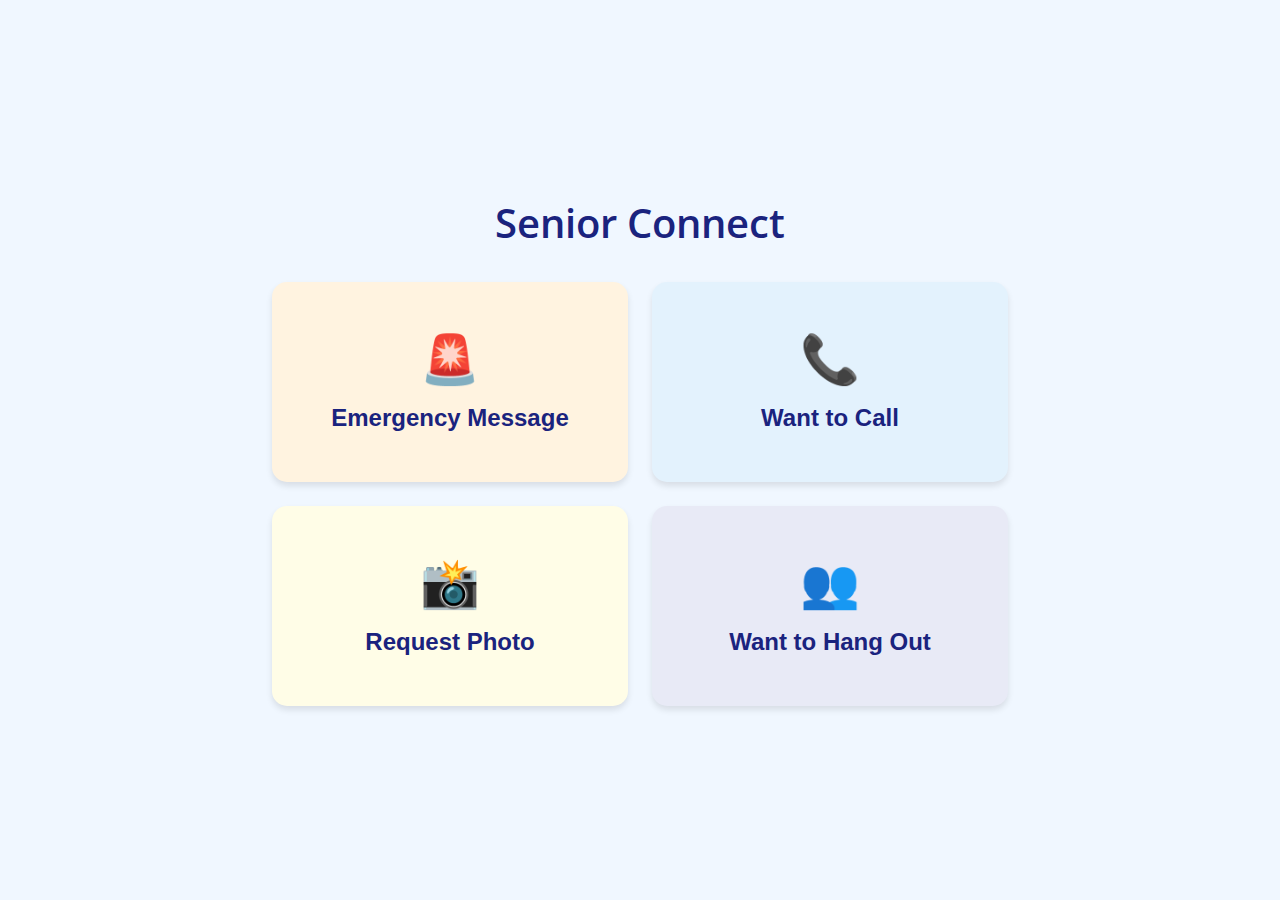
<file: whats/whats/index.html>
<!DOCTYPE html>
<html lang="en">
<head>
    <meta charset="UTF-8">
    <meta name="viewport" content="width=device-width, initial-scale=1.0">
    <title>Senior Connect</title>
    <link rel="stylesheet" href="styles.css">
    <link href="https://fonts.googleapis.com/css2?family=Open+Sans:wght@400;600&display=swap" rel="stylesheet">
</head>
<body>
    <div class="container">
        <h1>Senior Connect</h1>
        <div class="button-grid">
            <button class="action-button emergency">
                <span class="icon">🚨</span>
                <span class="text">Emergency Message</span>
            </button>
            <button class="action-button call">
                <span class="icon">📞</span>
                <span class="text">Want to Call</span>
            </button>
            <button class="action-button photo">
                <span class="icon">📸</span>
                <span class="text">Request Photo</span>
            </button>
            <button class="action-button hangout">
                <span class="icon">👥</span>
                <span class="text">Want to Hang Out</span>
            </button>
        </div>
    </div>
    <script src="script.js"></script>
</body>
</html>
</file>
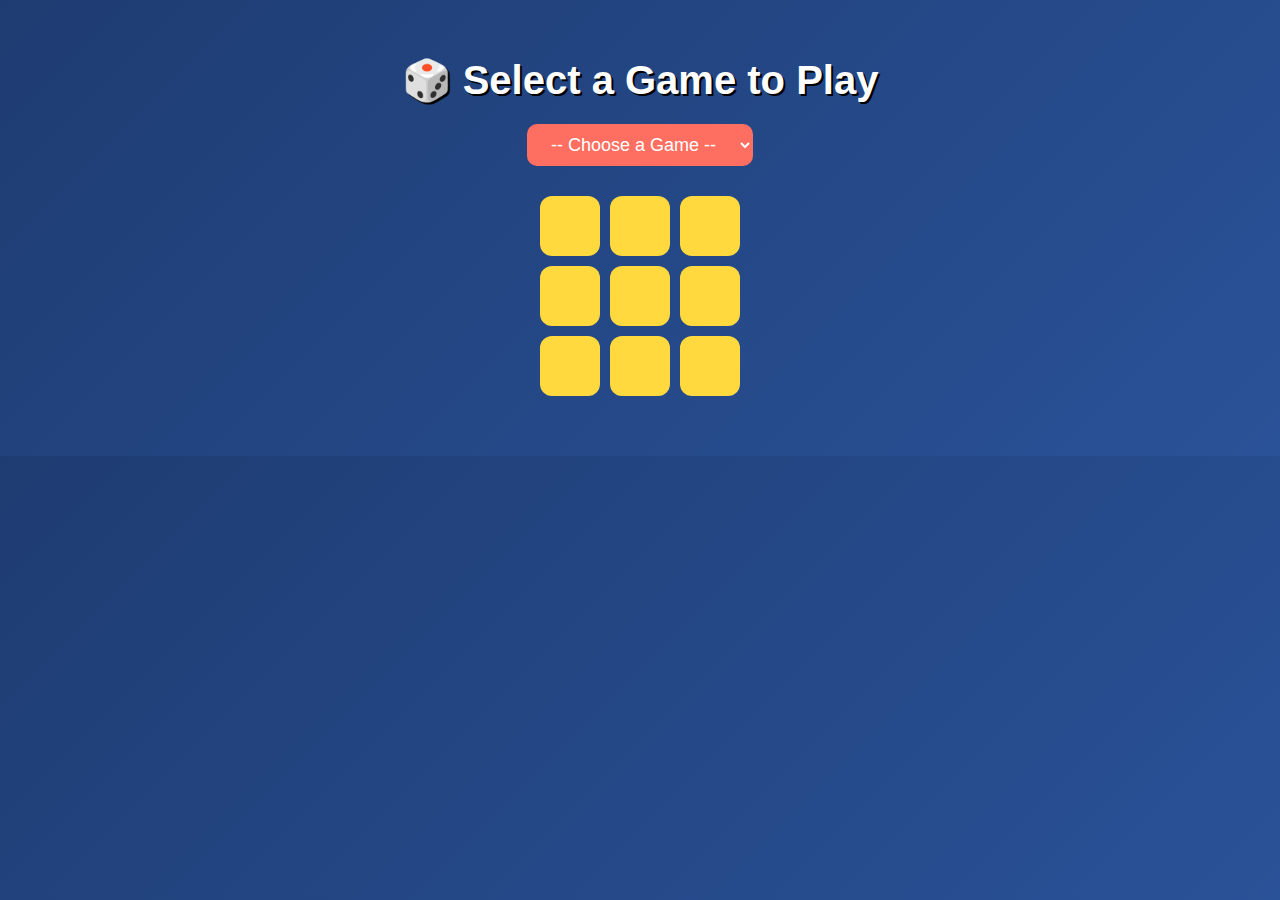
<file: games.html>
<!DOCTYPE html>
<html lang="en">
<head>
  <meta charset="UTF-8" />
  <meta name="viewport" content="width=device-width, initial-scale=1.0"/>
  <title>🎮 Play Fun Games</title>
  <style>
    body {
      font-family: 'Segoe UI', sans-serif;
      background: linear-gradient(135deg, #1e3c72, #2a5298);
      color: #fff;
      text-align: center;
      margin: 0;
      padding: 30px;
    }

    h1 {
      font-size: 2.5rem;
      margin-bottom: 20px;
      text-shadow: 2px 2px #000;
    }

    select {
      font-size: 18px;
      padding: 10px 20px;
      border-radius: 10px;
      border: none;
      background: #ff6f61;
      color: white;
      cursor: pointer;
      transition: background 0.3s ease;
    }

    select:hover {
      background: #ff3b2e;
    }

    canvas {
      display: none;
      margin: 30px auto;
      border: 4px solid #fff;
      box-shadow: 0 0 20px rgba(255, 255, 255, 0.5);
      background: radial-gradient(#000 30%, #222 100%);
    }

    .tic-tac-toe {
      display: none;
      width: 200px;
      margin: 30px auto;
      display: grid;
      grid-template-columns: repeat(3, 1fr);
      gap: 10px;
    }

    .cell {
      width: 60px;
      height: 60px;
      font-size: 32px;
      background: #ffd93d;
      color: #222;
      border-radius: 12px;
      display: flex;
      justify-content: center;
      align-items: center;
      cursor: pointer;
      transition: transform 0.2s ease, background 0.3s;
    }

    .cell:hover {
      transform: scale(1.1);
      background: #f4a261;
    }

    .cell:active {
      transform: scale(0.95);
    }
  </style>
</head>
<body>

  <h1>🎲 Select a Game to Play</h1>
  <select id="gameSelector">
    <option value="">-- Choose a Game --</option>
    <option value="snake">🐍 Snake</option>
    <option value="tic-tac-toe">⭕ Tic Tac Toe</option>
  </select>

  <!-- Snake Game -->
  <canvas id="snakeGame" width="400" height="400"></canvas>

  <!-- Tic Tac Toe -->
  <div id="ticTacToe" class="tic-tac-toe">
    <div class="cell" data-index="0"></div>
    <div class="cell" data-index="1"></div>
    <div class="cell" data-index="2"></div>
    <div class="cell" data-index="3"></div>
    <div class="cell" data-index="4"></div>
    <div class="cell" data-index="5"></div>
    <div class="cell" data-index="6"></div>
    <div class="cell" data-index="7"></div>
    <div class="cell" data-index="8"></div>
  </div>

  <script>
    const gameSelector = document.getElementById("gameSelector");
    const snakeCanvas = document.getElementById("snakeGame");
    const ticTacToe = document.getElementById("ticTacToe");

    gameSelector.addEventListener("change", () => {
      const value = gameSelector.value;
      snakeCanvas.style.display = value === "snake" ? "block" : "none";
      ticTacToe.style.display = value === "tic-tac-toe" ? "grid" : "none";

      if (value === "snake") startSnake();
      if (value === "tic-tac-toe") resetTicTacToe();
    });

    // Snake Game
    let snakeInterval;
    function startSnake() {
      cancelAnimationFrame(snakeInterval);
      const ctx = snakeCanvas.getContext("2d");
      const grid = 20;
      let count = 0;
      let snake = { x: 160, y: 160, dx: grid, dy: 0, cells: [], maxCells: 4 };
      let apple = { x: 320, y: 320 };

      function getRandomInt(min, max) {
        return Math.floor(Math.random() * (max - min)) + min;
      }

      function loop() {
        snakeInterval = requestAnimationFrame(loop);
        if (++count < 4) return;
        count = 0;

        ctx.clearRect(0, 0, snakeCanvas.width, snakeCanvas.height);

        // Draw grid background
        for (let i = 0; i < snakeCanvas.width; i += grid) {
          for (let j = 0; j < snakeCanvas.height; j += grid) {
            ctx.fillStyle = (i + j) % 40 === 0 ? "#333" : "#222";
            ctx.fillRect(i, j, grid, grid);
          }
        }

        snake.x += snake.dx;
        snake.y += snake.dy;

        if (snake.x < 0) snake.x = snakeCanvas.width - grid;
        else if (snake.x >= snakeCanvas.width) snake.x = 0;
        if (snake.y < 0) snake.y = snakeCanvas.height - grid;
        else if (snake.y >= snakeCanvas.height) snake.y = 0;

        snake.cells.unshift({ x: snake.x, y: snake.y });
        if (snake.cells.length > snake.maxCells) snake.cells.pop();

        ctx.fillStyle = "#ff3b2e";
        ctx.fillRect(apple.x, apple.y, grid - 1, grid - 1);

        ctx.fillStyle = "#00ff7f";
        snake.cells.forEach((cell, index) => {
          ctx.fillRect(cell.x, cell.y, grid - 1, grid - 1);

          if (cell.x === apple.x && cell.y === apple.y) {
            snake.maxCells++;
            apple.x = getRandomInt(0, 20) * grid;
            apple.y = getRandomInt(0, 20) * grid;
          }

          for (let i = index + 1; i < snake.cells.length; i++) {
            if (cell.x === snake.cells[i].x && cell.y === snake.cells[i].y) {
              snake.x = 160;
              snake.y = 160;
              snake.cells = [];
              snake.maxCells = 4;
              snake.dx = grid;
              snake.dy = 0;
              apple.x = getRandomInt(0, 20) * grid;
              apple.y = getRandomInt(0, 20) * grid;
            }
          }
        });
      }

      document.onkeydown = (e) => {
        if (e.key === "ArrowLeft" && snake.dx === 0) {
          snake.dx = -grid; snake.dy = 0;
        } else if (e.key === "ArrowUp" && snake.dy === 0) {
          snake.dy = -grid; snake.dx = 0;
        } else if (e.key === "ArrowRight" && snake.dx === 0) {
          snake.dx = grid; snake.dy = 0;
        } else if (e.key === "ArrowDown" && snake.dy === 0) {
          snake.dy = grid; snake.dx = 0;
        }
      };

      loop();
    }

    // Tic Tac Toe Game
    const cells = document.querySelectorAll(".cell");
    let currentPlayer = "X";

    function resetTicTacToe() {
      cells.forEach(cell => {
        cell.textContent = "";
        cell.style.pointerEvents = "auto";
      });
      currentPlayer = "X";
    }

    function checkWinner() {
      const combos = [
        [0,1,2], [3,4,5], [6,7,8], 
        [0,3,6], [1,4,7], [2,5,8], 
        [0,4,8], [2,4,6]
      ];

      return combos.some(([a,b,c]) => {
        return cells[a].textContent &&
               cells[a].textContent === cells[b].textContent &&
               cells[a].textContent === cells[c].textContent;
      });
    }

    cells.forEach(cell => {
      cell.addEventListener("click", () => {
        if (cell.textContent !== "") return;
        cell.textContent = currentPlayer;

        if (checkWinner()) {
          setTimeout(() => {
            alert(`${currentPlayer} wins!`);
            cells.forEach(c => c.style.pointerEvents = "none");
          }, 100);
        } else if ([...cells].every(c => c.textContent)) {
          setTimeout(() => alert("Draw!"), 100);
        } else {
          currentPlayer = currentPlayer === "X" ? "O" : "X";
        }
      });
    });
  </script>
</body>
</html>
</file>
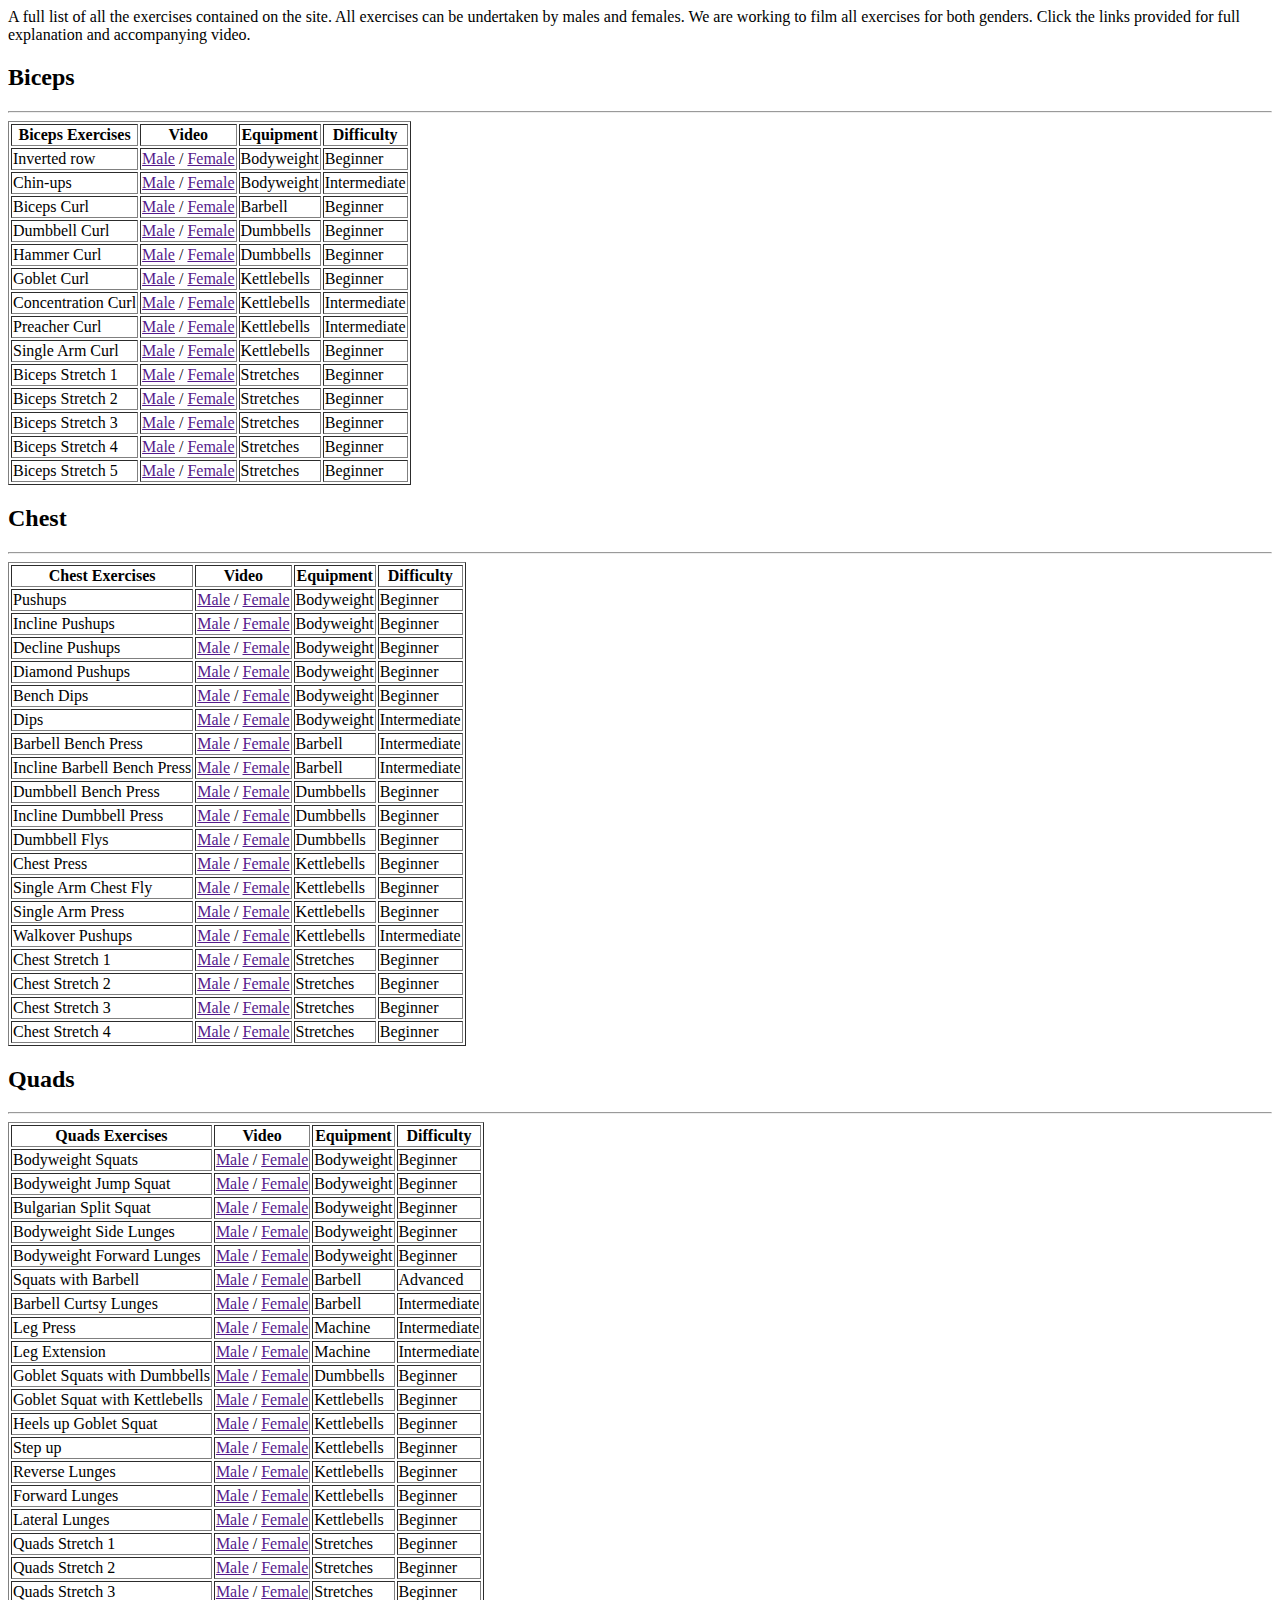
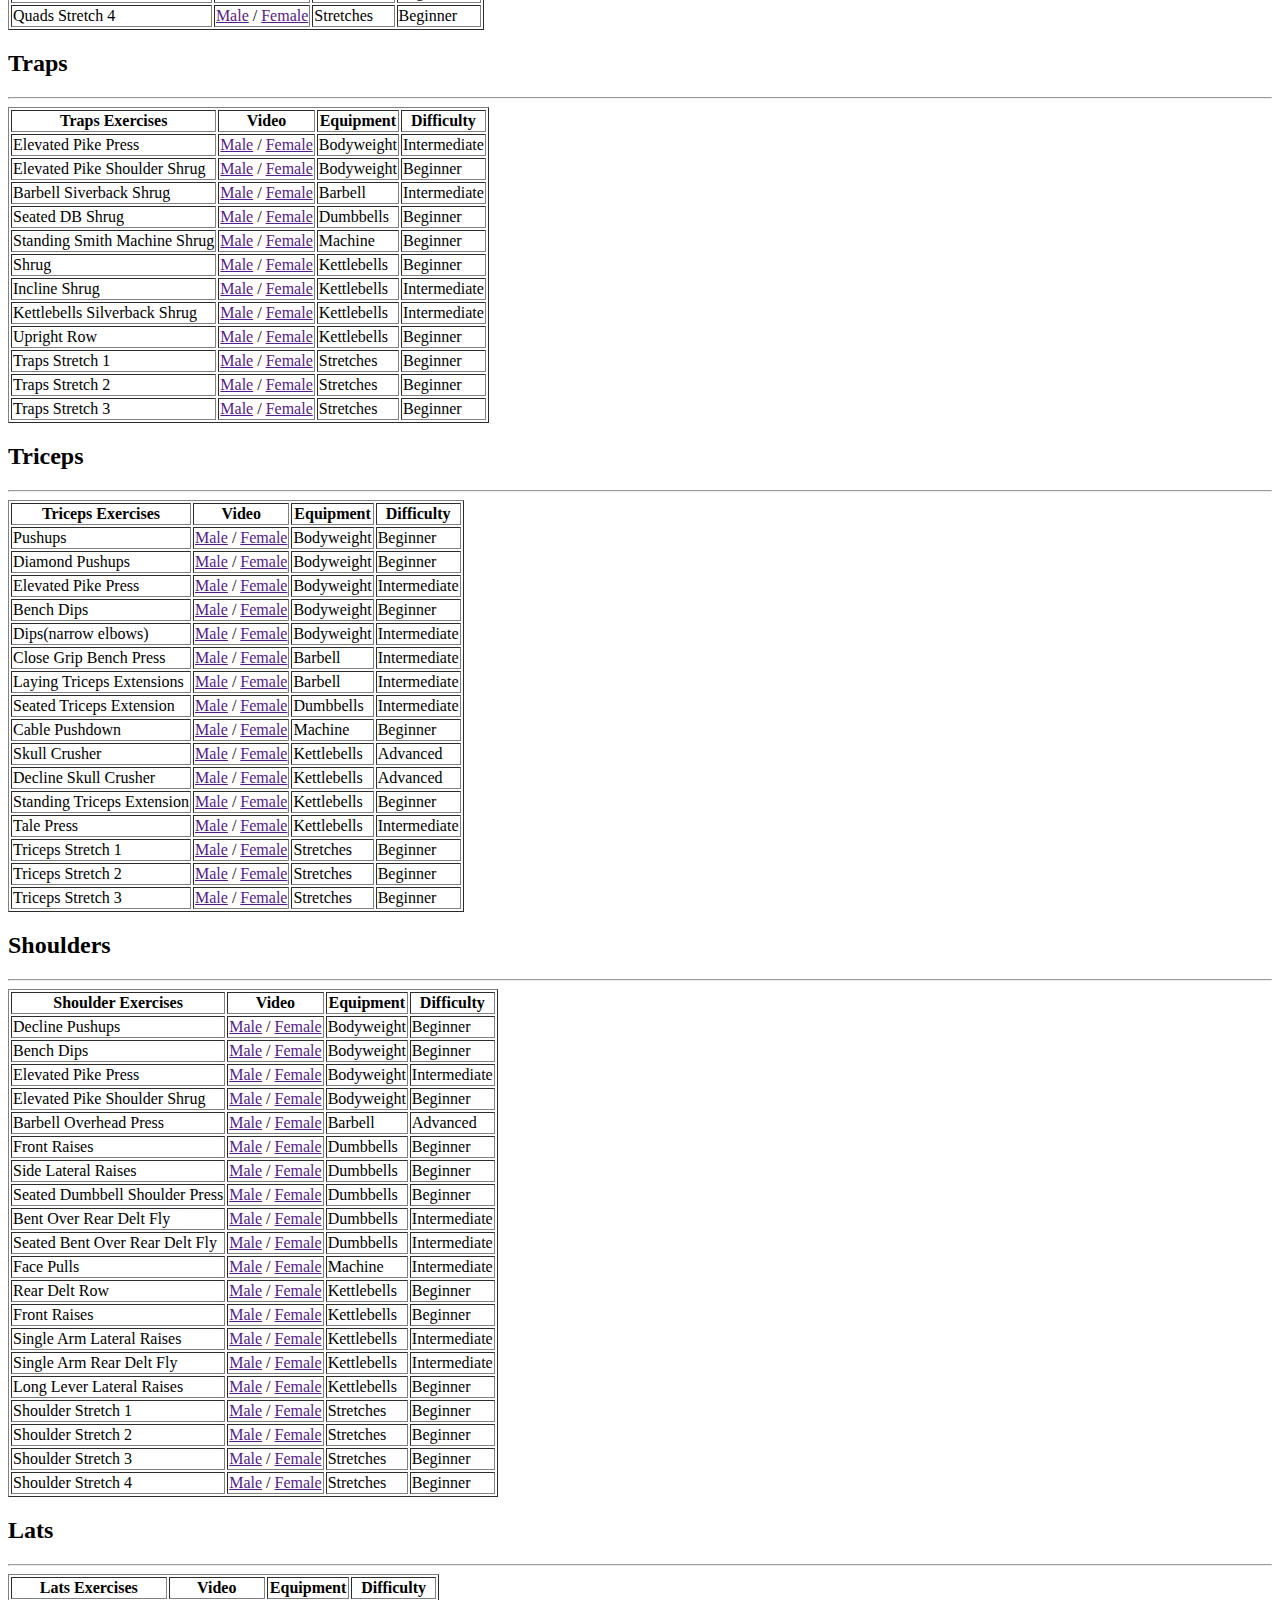
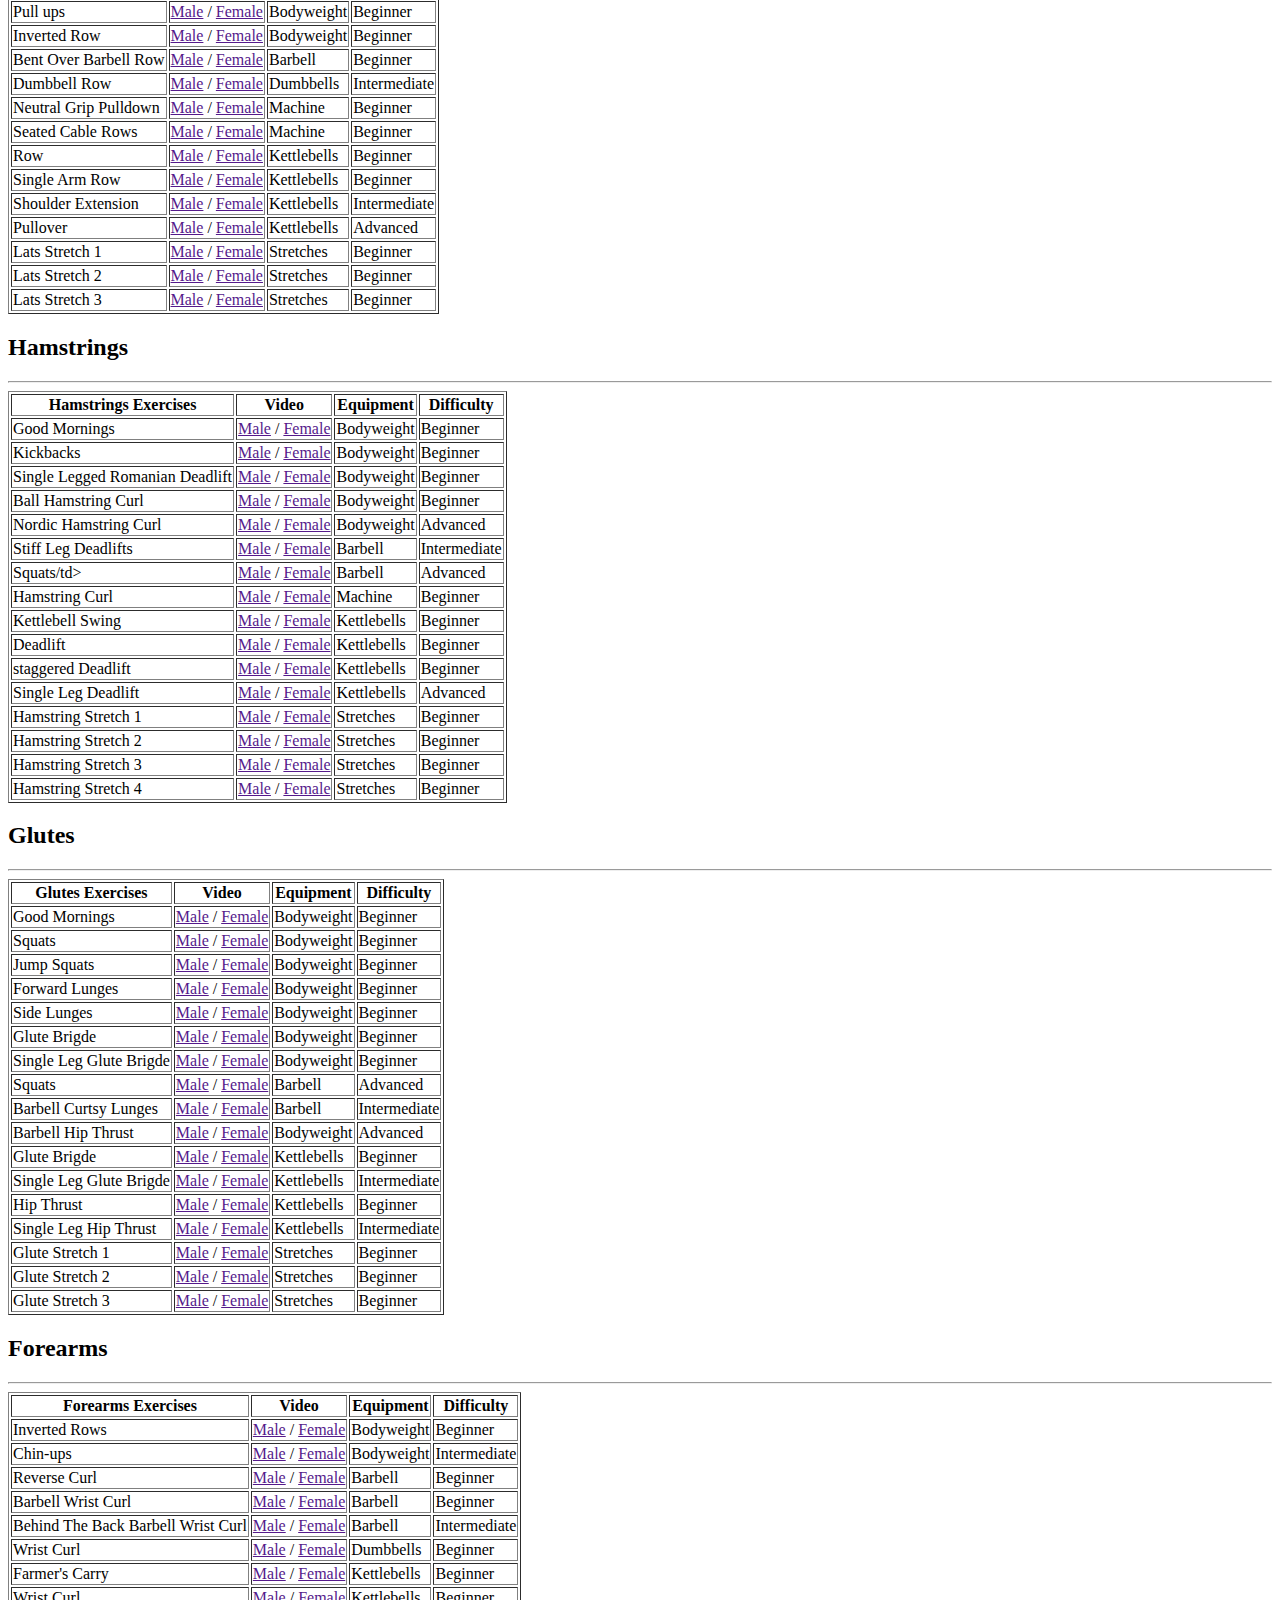
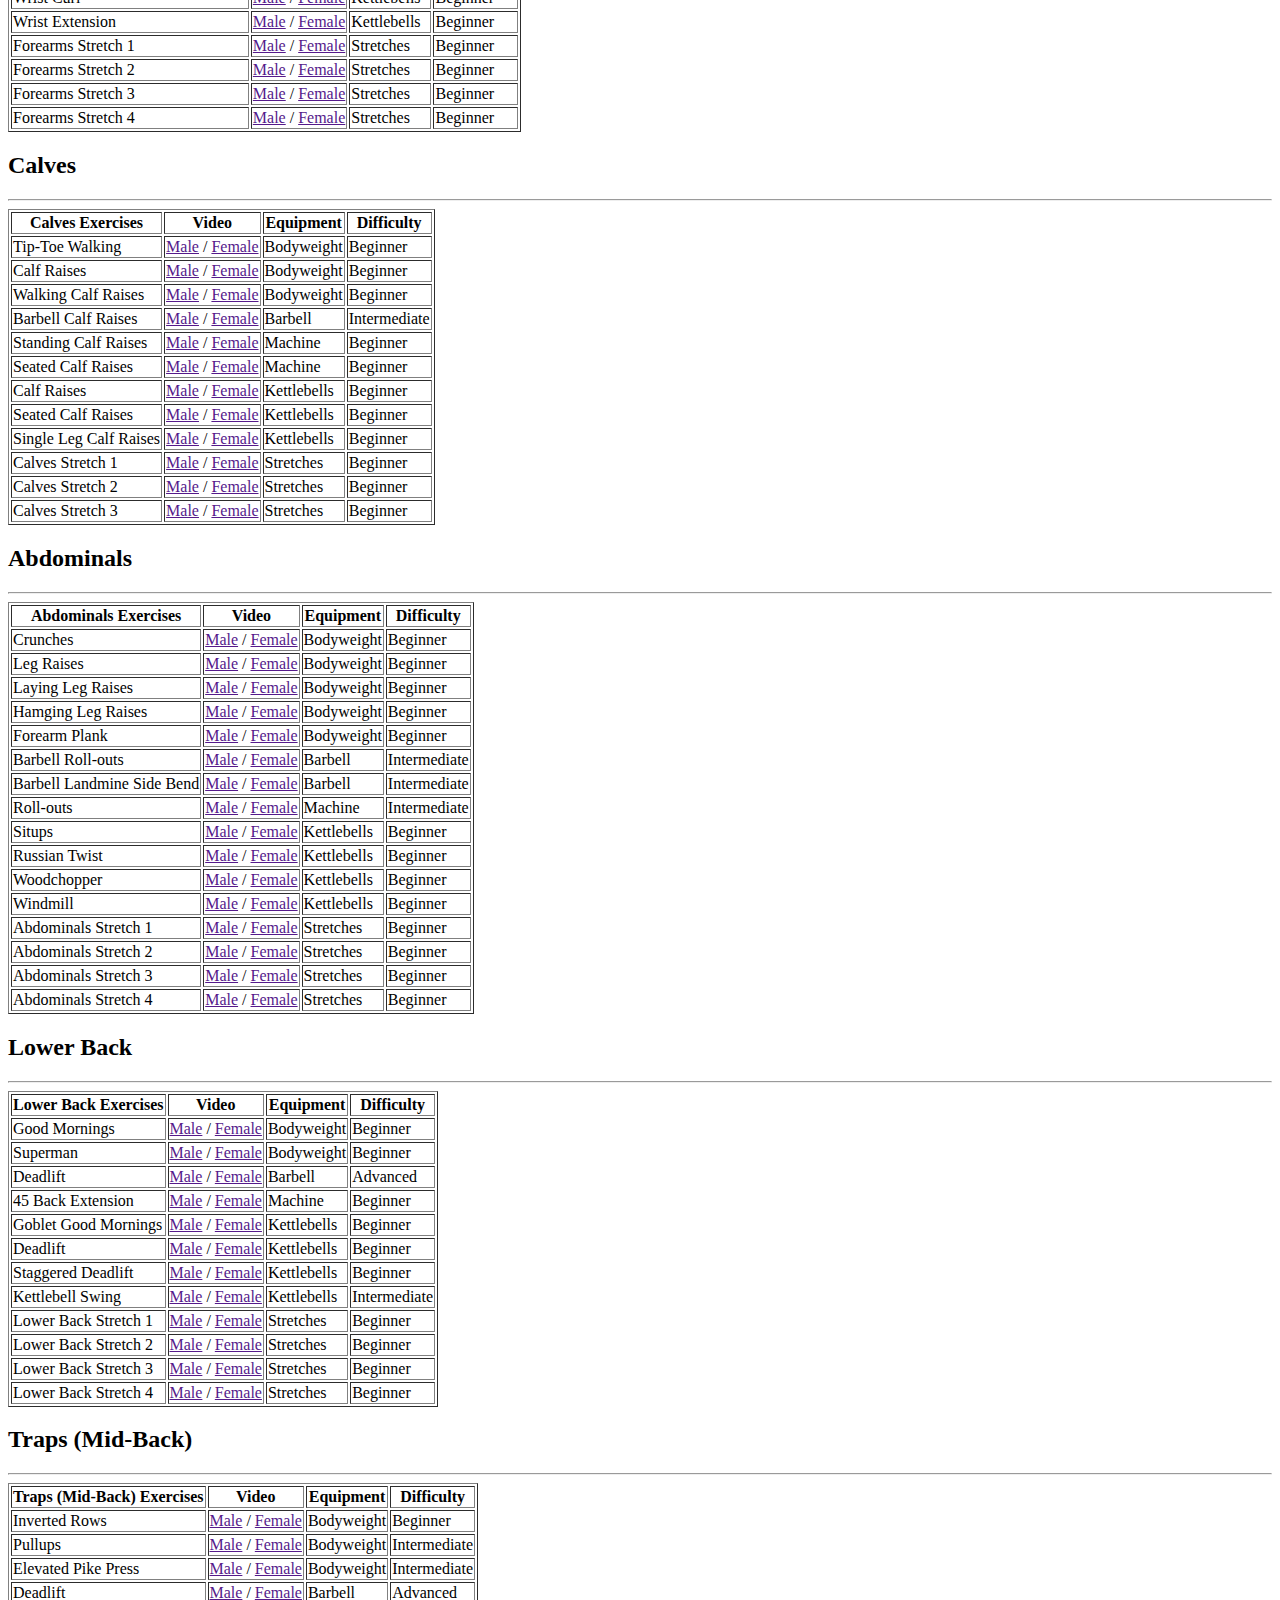
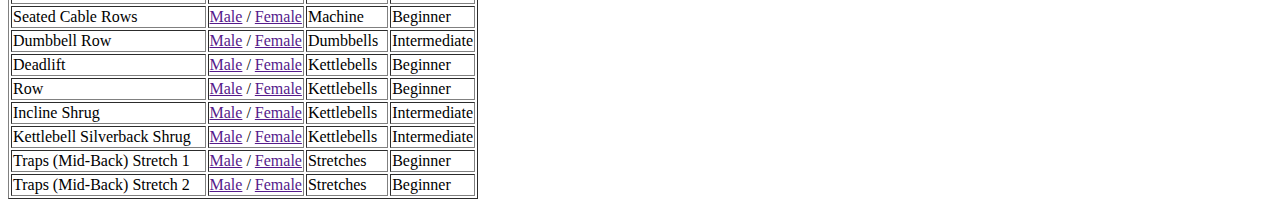
<file: musclewiki/directory.html>
<html>

<head>
    <title>MuscleWiki-MuscleWiki</title>
</head>

<body>
    <p>A full list of all the exercises contained on the site. All exercises can be undertaken by males and females. We
        are working to film all exercises for both genders.
        Click the links provided for full explanation and accompanying video.</p>
    <h2>Biceps</h2>
    <hr>
    <table border="1">

        <tr>
            <th>Biceps Exercises</th>
            <th>Video</th>
            <th>Equipment</th>
            <th>Difficulty</th>
        </tr>
        <tr>
            <td>Inverted row</td>
            <td><a href="">Male</a> /
                <a href="">Female</a>
            </td>
            <td>Bodyweight</td>
            <td>Beginner</td>
        </tr>
        <tr>
            <td>Chin-ups</td>
            <td><a href="">Male</a> /
                <a href="">Female</a>
            </td>
            <td>Bodyweight</td>
            <td>Intermediate</td>
        </tr>
        <tr>
            <td>Biceps Curl</td>
            <td><a href="">Male</a> /
                <a href="">Female</a>
            </td>
            <td>Barbell</td>
            <td>Beginner</td>
        </tr>
        <tr>
            <td>Dumbbell Curl</td>
            <td><a href="">Male</a> /
                <a href="">Female</a>
            </td>
            <td>Dumbbells</td>
            <td>Beginner</td>
        </tr>
        <tr>
            <td>Hammer Curl</td>
            <td><a href="">Male</a> /
                <a href="">Female</a>
            </td>
            <td>Dumbbells</td>
            <td>Beginner</td>
        </tr>
        <tr>
            <td>Goblet Curl</td>
            <td><a href="">Male</a> /
                <a href="">Female</a>
            </td>
            <td>Kettlebells</td>
            <td>Beginner</td>
        </tr>
        <tr>
            <td>Concentration Curl</td>
            <td><a href="">Male</a> /
                <a href="">Female</a>
            </td>
            <td>Kettlebells</td>
            <td>Intermediate</td>
        </tr>
        <tr>
            <td>Preacher Curl</td>
            <td><a href="">Male</a> /
                <a href="">Female</a>
            </td>
            <td>Kettlebells</td>
            <td>Intermediate</td>
        </tr>
        <tr>
            <td>Single Arm Curl</td>
            <td><a href="">Male</a> /
                <a href="">Female</a>
            </td>
            <td>Kettlebells</td>
            <td>Beginner</td>
        </tr>
        <tr>
            <td>Biceps Stretch 1</td>
            <td><a href="">Male</a> /
                <a href="">Female</a>
            </td>
            <td>Stretches</td>
            <td>Beginner</td>
        </tr>
        <tr>
            <td>Biceps Stretch 2</td>
            <td><a href="">Male</a> /
                <a href="">Female</a>
            </td>
            <td>Stretches</td>
            <td>Beginner</td>
        </tr>
        <tr>
            <td>Biceps Stretch 3</td>
            <td><a href="">Male</a> /
                <a href="">Female</a>
            </td>
            <td>Stretches</td>
            <td>Beginner</td>
        </tr>
        <tr>
            <td>Biceps Stretch 4</td>
            <td><a href="">Male</a> /
                <a href="">Female</a>
            </td>
            <td>Stretches</td>
            <td>Beginner</td>
        </tr>
        <tr>
            <td>Biceps Stretch 5</td>
            <td><a href="">Male</a> /
                <a href="">Female</a>
            </td>
            <td>Stretches</td>
            <td>Beginner</td>
        </tr>

    </table>
    <h2>Chest</h2>
    <hr>
    <table border="1">
        <tr>
            <th>Chest Exercises</th>
            <th>Video</th>
            <th>Equipment</th>
            <th>Difficulty</th>
        </tr>
        <tr>
            <td>Pushups</td>
            <td><a href="">Male</a> /
                <a href="">Female</a>
            </td>
            <td>Bodyweight</td>
            <td>Beginner</td>
        </tr>
        <tr>
            <td>Incline Pushups</td>
            <td><a href="">Male</a> /
                <a href="">Female</a>
            </td>
            <td>Bodyweight</td>
            <td>Beginner</td>
        </tr>
        <tr>
            <td>Decline Pushups</td>
            <td><a href="">Male</a> /
                <a href="">Female</a>
            </td>
            <td>Bodyweight</td>
            <td>Beginner</td>
        </tr>
        <tr>
            <td>Diamond Pushups</td>
            <td><a href="">Male</a> /
                <a href="">Female</a>
            </td>
            <td>Bodyweight</td>
            <td>Beginner</td>
        </tr>
        <tr>
            <td>Bench Dips</td>
            <td><a href="">Male</a> /
                <a href="">Female</a>
            </td>
            <td>Bodyweight</td>
            <td>Beginner</td>
        </tr>
        <tr>
            <td>Dips</td>
            <td><a href="">Male</a> /
                <a href="">Female</a>
            </td>
            <td>Bodyweight</td>
            <td>Intermediate</td>
        </tr>
        <tr>
            <td>Barbell Bench Press</td>
            <td><a href="">Male</a> /
                <a href="">Female</a>
            </td>
            <td>Barbell</td>
            <td>Intermediate</td>
        </tr>
        <tr>
            <td>Incline Barbell Bench Press</td>
            <td><a href="">Male</a> /
                <a href="">Female</a>
            </td>
            <td>Barbell</td>
            <td>Intermediate</td>
        </tr>
        <tr>
            <td>Dumbbell Bench Press</td>
            <td><a href="">Male</a> /
                <a href="">Female</a>
            </td>
            <td>Dumbbells</td>
            <td>Beginner</td>
        </tr>
        <tr>
            <td>Incline Dumbbell Press</td>
            <td><a href="">Male</a> /
                <a href="">Female</a>
            </td>
            <td>Dumbbells</td>
            <td>Beginner</td>
        </tr>

        <tr>
            <td>Dumbbell Flys</td>
            <td><a href="">Male</a> /
                <a href="">Female</a>
            </td>
            <td>Dumbbells</td>
            <td>Beginner</td>
        </tr>
        <tr>
            <td>Chest Press</td>
            <td><a href="">Male</a> /
                <a href="">Female</a>
            </td>
            <td>Kettlebells</td>
            <td>Beginner</td>
        </tr>

        <tr>
            <td>Single Arm Chest Fly</td>
            <td><a href="">Male</a> /
                <a href="">Female</a>
            </td>
            <td>Kettlebells</td>
            <td>Beginner</td>
        </tr>
        <tr>
            <td>Single Arm Press</td>
            <td><a href="">Male</a> /
                <a href="">Female</a>
            </td>
            <td>Kettlebells</td>
            <td>Beginner</td>
        </tr>
        <tr>
            <td>Walkover Pushups</td>
            <td><a href="">Male</a> /
                <a href="">Female</a>
            </td>
            <td>Kettlebells</td>
            <td>Intermediate</td>
        </tr>
        <tr>
            <td>Chest Stretch 1</td>
            <td><a href="">Male</a> /
                <a href="">Female</a>
            </td>
            <td>Stretches</td>
            <td>Beginner</td>
        </tr>
        <tr>
            <td>Chest Stretch 2</td>
            <td><a href="">Male</a> /
                <a href="">Female</a>
            </td>
            <td>Stretches</td>
            <td>Beginner</td>
        </tr>
        <tr>
            <td>Chest Stretch 3</td>
            <td><a href="">Male</a> /
                <a href="">Female</a>
            </td>
            <td>Stretches</td>
            <td>Beginner</td>
        </tr>
        <tr>
            <td>Chest Stretch 4</td>
            <td><a href="">Male</a> /
                <a href="">Female</a>
            </td>
            <td>Stretches</td>
            <td>Beginner</td>
        </tr>


    </table>
    <h2>Quads</h2>
    <hr>
    <table border="1">
        <tr>
            <th>Quads Exercises</th>
            <th>Video</th>
            <th>Equipment</th>
            <th>Difficulty</th>
        </tr>

        <tr>
            <td>Bodyweight Squats</td>
            <td><a href="">Male</a> /
                <a href="">Female</a>
            </td>
            <td>Bodyweight</td>
            <td>Beginner</td>
        </tr>
        <tr>
            <td>Bodyweight Jump Squat</td>
            <td><a href="">Male</a> /
                <a href="">Female</a>
            </td>
            <td>Bodyweight</td>
            <td>Beginner</td>
        </tr>
        <tr>
            <td>Bulgarian Split Squat</td>
            <td><a href="">Male</a> /
                <a href="">Female</a>
            </td>
            <td>Bodyweight</td>
            <td>Beginner</td>
        </tr>
        <tr>
            <td>Bodyweight Side Lunges</td>
            <td><a href="">Male</a> /
                <a href="">Female</a>
            </td>
            <td>Bodyweight</td>
            <td>Beginner</td>
        </tr>
        <tr>
            <td>Bodyweight Forward Lunges</td>
            <td><a href="">Male</a> /
                <a href="">Female</a>
            </td>
            <td>Bodyweight</td>
            <td>Beginner</td>
        </tr>

        <tr>
            <td>Squats with Barbell</td>
            <td><a href="">Male</a> /
                <a href="">Female</a>
            </td>
            <td>Barbell</td>
            <td>Advanced</td>
        </tr>
        <tr>
            <td>Barbell Curtsy Lunges</td>
            <td><a href="">Male</a> /
                <a href="">Female</a>
            </td>
            <td>Barbell</td>
            <td>Intermediate</td>
        </tr>
        <tr>
            <td>Leg Press</td>
            <td><a href="">Male</a> /
                <a href="">Female</a>
            </td>
            <td>Machine</td>
            <td>Intermediate</td>
        </tr>
        <tr>
            <td>Leg Extension</td>
            <td><a href="">Male</a> /
                <a href="">Female</a>
            </td>
            <td>Machine</td>
            <td>Intermediate</td>
        </tr>
        <tr>
            <td>Goblet Squats with Dumbbells</td>
            <td><a href="">Male</a> /
                <a href="">Female</a>
            </td>
            <td>Dumbbells</td>
            <td>Beginner</td>
        </tr>


        <tr>
            <td>Goblet Squat with Kettlebells</td>
            <td><a href="">Male</a> /
                <a href="">Female</a>
            </td>
            <td>Kettlebells</td>
            <td>Beginner</td>
        </tr>
        <tr>
            <td>Heels up Goblet Squat</td>
            <td><a href="">Male</a> /
                <a href="">Female</a>
            </td>
            <td>Kettlebells</td>
            <td>Beginner</td>
        </tr>
        <tr>
            <td>Step up</td>
            <td><a href="">Male</a> /
                <a href="">Female</a>
            </td>
            <td>Kettlebells</td>
            <td>Beginner</td>
        </tr>
        <tr>
            <td>Reverse Lunges</td>
            <td><a href="">Male</a> /
                <a href="">Female</a>
            </td>
            <td>Kettlebells</td>
            <td>Beginner</td>
        </tr>
        <tr>
            <td>Forward Lunges</td>
            <td><a href="">Male</a> /
                <a href="">Female</a>
            </td>
            <td>Kettlebells</td>
            <td>Beginner</td>
        </tr>
        <tr>
            <td>Lateral Lunges</td>
            <td><a href="">Male</a> /
                <a href="">Female</a>
            </td>
            <td>Kettlebells</td>
            <td>Beginner</td>
        </tr>
        <tr>
            <td>Quads Stretch 1</td>
            <td><a href="">Male</a> /
                <a href="">Female</a>
            </td>
            <td>Stretches</td>
            <td>Beginner</td>
        </tr>

        <tr>
            <td>Quads Stretch 2</td>
            <td><a href="">Male</a> /
                <a href="">Female</a>
            </td>
            <td>Stretches</td>
            <td>Beginner</td>
        </tr>
        <tr>
            <td>Quads Stretch 3</td>
            <td><a href="">Male</a> /
                <a href="">Female</a>
            </td>
            <td>Stretches</td>
            <td>Beginner</td>
        </tr>
        <tr>
            <td>Quads Stretch 4</td>
            <td><a href="">Male</a> /
                <a href="">Female</a>
            </td>
            <td>Stretches</td>
            <td>Beginner</td>
        </tr>

    </table>

    <h2>Traps</h2>
    <hr>
    <table border="1">
        <tr>
            <th>Traps Exercises</th>
            <th>Video</th>
            <th>Equipment</th>
            <th>Difficulty</th>
        </tr>
        <tr>
            <td>Elevated Pike Press</td>
            <td><a href="">Male</a> /
                <a href="">Female</a>
            </td>
            <td>Bodyweight</td>
            <td>Intermediate</td>
        </tr>
        <tr>
            <td>Elevated Pike Shoulder Shrug</td>
            <td><a href="">Male</a> /
                <a href="">Female</a>
            </td>
            <td>Bodyweight</td>
            <td>Beginner</td>
        </tr>
        <tr>
            <td>Barbell Siverback Shrug</td>
            <td><a href="">Male</a> /
                <a href="">Female</a>
            </td>
            <td>Barbell</td>
            <td>Intermediate</td>
        </tr>
        <tr>
            <td>Seated DB Shrug</td>
            <td><a href="">Male</a> /
                <a href="">Female</a>
            </td>
            <td>Dumbbells</td>
            <td>Beginner</td>
        </tr>
        <tr>
            <td>Standing Smith Machine Shrug</td>
            <td><a href="">Male</a> /
                <a href="">Female</a>
            </td>
            <td>Machine</td>
            <td>Beginner</td>
        </tr>
        <tr>
            <td>Shrug</td>
            <td><a href="">Male</a> /
                <a href="">Female</a>
            </td>
            <td>Kettlebells</td>
            <td>Beginner</td>
        </tr>
        <tr>
            <td>Incline Shrug</td>
            <td><a href="">Male</a> /
                <a href="">Female</a>
            </td>
            <td>Kettlebells</td>
            <td>Intermediate</td>
        </tr>
        <tr>
            <td>Kettlebells Silverback Shrug</td>
            <td><a href="">Male</a> /
                <a href="">Female</a>
            </td>
            <td>Kettlebells</td>
            <td>Intermediate</td>
        </tr>
        <tr>
            <td>Upright Row</td>
            <td><a href="">Male</a> /
                <a href="">Female</a>
            </td>
            <td>Kettlebells</td>
            <td>Beginner</td>
        </tr>
        <tr>
            <td>Traps Stretch 1</td>
            <td><a href="">Male</a> /
                <a href="">Female</a>
            </td>
            <td>Stretches</td>
            <td>Beginner</td>
        </tr>
        <tr>
            <td>Traps Stretch 2</td>
            <td><a href="">Male</a> /
                <a href="">Female</a>
            </td>
            <td>Stretches</td>
            <td>Beginner</td>
        </tr>
        <tr>
            <td>Traps Stretch 3</td>
            <td><a href="">Male</a> /
                <a href="">Female</a>
            </td>
            <td>Stretches</td>
            <td>Beginner</td>
        </tr>
    </table>

    <h2>Triceps</h2>
    <hr>
    <table border="1">
        <tr>
            <th>Triceps Exercises</th>
            <th>Video</th>
            <th>Equipment</th>
            <th>Difficulty</th>
        </tr>
        <tr>
            <td>Pushups</td>
            <td><a href="">Male</a> /
                <a href="">Female</a>
            </td>
            <td>Bodyweight</td>
            <td>Beginner</td>
        </tr>
        <tr>
            <td>Diamond Pushups</td>
            <td><a href="">Male</a> /
                <a href="">Female</a>
            </td>
            <td>Bodyweight</td>
            <td>Beginner</td>
        </tr>
        <tr>
            <td>Elevated Pike Press</td>
            <td><a href="">Male</a> /
                <a href="">Female</a>
            </td>
            <td>Bodyweight</td>
            <td>Intermediate</td>
        </tr>
        <tr>
            <td>Bench Dips</td>
            <td><a href="">Male</a> /
                <a href="">Female</a>
            </td>
            <td>Bodyweight</td>
            <td>Beginner</td>
        </tr>
        <tr>
            <td>Dips(narrow elbows)</td>
            <td><a href="">Male</a> /
                <a href="">Female</a>
            </td>
            <td>Bodyweight</td>
            <td>Intermediate</td>
        </tr>
        <tr>
            <td>Close Grip Bench Press</td>
            <td><a href="">Male</a> /
                <a href="">Female</a>
            </td>
            <td>Barbell</td>
            <td>Intermediate</td>
        </tr>
        <tr>
            <td>Laying Triceps Extensions</td>
            <td><a href="">Male</a> /
                <a href="">Female</a>
            </td>
            <td>Barbell</td>
            <td>Intermediate</td>
        </tr>
        <tr>
            <td>Seated Triceps Extension</td>
            <td><a href="">Male</a> /
                <a href="">Female</a>
            </td>
            <td>Dumbbells</td>
            <td>Intermediate</td>
        </tr>
        <tr>
            <td>Cable Pushdown</td>
            <td><a href="">Male</a> /
                <a href="">Female</a>
            </td>
            <td>Machine</td>
            <td>Beginner</td>
        </tr>
        <tr>
            <td>Skull Crusher</td>
            <td><a href="">Male</a> /
                <a href="">Female</a>
            </td>
            <td>Kettlebells</td>
            <td>Advanced</td>
        <tr>
            <td>Decline Skull Crusher</td>
            <td><a href="">Male</a> /
                <a href="">Female</a>
            </td>
            <td>Kettlebells</td>
            <td>Advanced</td>
        </tr>
        </tr>
        <tr>
            <td>Standing Triceps Extension</td>
            <td><a href="">Male</a> /
                <a href="">Female</a>
            </td>
            <td>Kettlebells</td>
            <td>Beginner</td>
        </tr>
        <tr>
            <td>Tale Press</td>
            <td><a href="">Male</a> /
                <a href="">Female</a>
            </td>
            <td>Kettlebells</td>
            <td>Intermediate</td>
        </tr>
        <tr>
            <td>Triceps Stretch 1</td>
            <td><a href="">Male</a> /
                <a href="">Female</a>
            </td>
            <td>Stretches</td>
            <td>Beginner</td>
        </tr>
        <tr>
            <td>Triceps Stretch 2</td>
            <td><a href="">Male</a> /
                <a href="">Female</a>
            </td>
            <td>Stretches</td>
            <td>Beginner</td>
        </tr>
        <tr>
            <td>Triceps Stretch 3</td>
            <td><a href="">Male</a> /
                <a href="">Female</a>
            </td>
            <td>Stretches</td>
            <td>Beginner</td>
        </tr>
    </table>

    <h2>Shoulders</h2>
    <hr>
    <table border="1">
        <tr>
            <th>Shoulder Exercises</th>
            <th>Video</th>
            <th>Equipment</th>
            <th>Difficulty</th>
        </tr>
        <tr>
            <td>Decline Pushups</td>
            <td><a href="">Male</a> /
                <a href="">Female</a>
            </td>
            <td>Bodyweight</td>
            <td>Beginner</td>
        </tr>
        <tr>
            <td>Bench Dips</td>
            <td><a href="">Male</a> /
                <a href="">Female</a>
            </td>
            <td>Bodyweight</td>
            <td>Beginner</td>
        </tr>
        <tr>
            <td>Elevated Pike Press</td>
            <td><a href="">Male</a> /
                <a href="">Female</a>
            </td>
            <td>Bodyweight</td>
            <td>Intermediate</td>
        </tr>
        <tr>
            <td>Elevated Pike Shoulder Shrug</td>
            <td><a href="">Male</a> /
                <a href="">Female</a>
            </td>
            <td>Bodyweight</td>
            <td>Beginner</td>
        </tr>
        <tr>
            <td>Barbell Overhead Press
            </td>
            <td><a href="">Male</a> /
                <a href="">Female</a>
            </td>
            <td>Barbell</td>
            <td>Advanced</td>
        </tr>
        <tr>
            <td>Front Raises</td>
            <td><a href="">Male</a> /
                <a href="">Female</a>
            </td>
            <td>Dumbbells</td>
            <td>Beginner</td>
        </tr>
        <tr>
            <td>Side Lateral Raises</td>
            <td><a href="">Male</a> /
                <a href="">Female</a>
            </td>
            <td>Dumbbells</td>
            <td>Beginner</td>
        </tr>
        <tr>
            <td>Seated Dumbbell Shoulder Press</td>
            <td><a href="">Male</a> /
                <a href="">Female</a>
            </td>
            <td>Dumbbells</td>
            <td>Beginner</td>
        </tr>
        <tr>
            <td>Bent Over Rear Delt Fly</td>
            <td><a href="">Male</a> /
                <a href="">Female</a>
            </td>
            <td>Dumbbells</td>
            <td>Intermediate</td>
        </tr>
        <tr>
            <td>Seated Bent Over Rear Delt Fly</td>
            <td><a href="">Male</a> /
                <a href="">Female</a>
            </td>
            <td>Dumbbells</td>
            <td>Intermediate</td>
        </tr>
        <tr>
            <td>Face Pulls</td>
            <td><a href="">Male</a> /
                <a href="">Female</a>
            </td>
            <td>Machine</td>
            <td>Intermediate</td>
        </tr>
        <tr>
            <td>Rear Delt Row</td>
            <td><a href="">Male</a> /
                <a href="">Female</a>
            </td>
            <td>Kettlebells</td>
            <td>Beginner</td>
        </tr>
        <tr>
            <td>Front Raises</td>
            <td><a href="">Male</a> /
                <a href="">Female</a>
            </td>
            <td>Kettlebells</td>
            <td>Beginner</td>
        </tr>
        <tr>
            <td>Single Arm Lateral Raises</td>
            <td><a href="">Male</a> /
                <a href="">Female</a>
            </td>
            <td>Kettlebells</td>
            <td>Intermediate</td>
        </tr>
        <tr>
            <td>Single Arm Rear Delt Fly</td>
            <td><a href="">Male</a> /
                <a href="">Female</a>
            </td>
            <td>Kettlebells</td>
            <td>Intermediate</td>
        </tr>
        <tr>
            <td>Long Lever Lateral Raises</td>
            <td><a href="">Male</a> /
                <a href="">Female</a>
            </td>
            <td>Kettlebells</td>
            <td>Beginner</td>
        </tr>

        <tr>
            <td>Shoulder Stretch 1</td>
            <td><a href="">Male</a> /
                <a href="">Female</a>
            </td>
            <td>Stretches</td>
            <td>Beginner</td>
        </tr>
        <tr>
            <td>Shoulder Stretch 2</td>
            <td><a href="">Male</a> /
                <a href="">Female</a>
            </td>
            <td>Stretches</td>
            <td>Beginner</td>
        </tr>
        <tr>
            <td>Shoulder Stretch 3</td>
            <td><a href="">Male</a> /
                <a href="">Female</a>
            </td>
            <td>Stretches</td>
            <td>Beginner</td>
        </tr>
        <tr>
            <td>Shoulder Stretch 4</td>
            <td><a href="">Male</a> /
                <a href="">Female</a>
            </td>
            <td>Stretches</td>
            <td>Beginner</td>
        </tr>
    </table>

    <h2>Lats</h2>
    <hr>
    <table border="1">
        <tr>
            <th>Lats Exercises</th>
            <th>Video</th>
            <th>Equipment</th>
            <th>Difficulty</th>
        </tr>
        <tr>
            <td>Pull ups</td>
            <td><a href="">Male</a> /
                <a href="">Female</a>
            </td>
            <td>Bodyweight</td>
            <td>Beginner</td>
        </tr>
        <tr>
            <td>Inverted Row</td>
            <td><a href="">Male</a> /
                <a href="">Female</a>
            </td>
            <td>Bodyweight</td>
            <td>Beginner</td>
        </tr>
        <tr>
            <td>Bent Over Barbell Row</td>
            <td><a href="">Male</a> /
                <a href="">Female</a>
            </td>
            <td>Barbell</td>
            <td>Beginner</td>
        </tr>
        <tr>
            <td>Dumbbell Row</td>
            <td><a href="">Male</a> /
                <a href="">Female</a>
            </td>
            <td>Dumbbells</td>
            <td>Intermediate</td>
        </tr>
        <tr>
            <td>Neutral Grip Pulldown</td>
            <td><a href="">Male</a> /
                <a href="">Female</a>
            </td>
            <td>Machine</td>
            <td>Beginner</td>
        </tr>
        <tr>
            <td>Seated Cable Rows</td>
            <td><a href="">Male</a> /
                <a href="">Female</a>
            </td>
            <td>Machine</td>
            <td>Beginner</td>
        </tr>
        <tr>
            <td>Row</td>
            <td><a href="">Male</a> /
                <a href="">Female</a>
            </td>
            <td>Kettlebells</td>
            <td>Beginner</td>
        </tr>
        <tr>
            <td>Single Arm Row</td>
            <td><a href="">Male</a> /
                <a href="">Female</a>
            </td>
            <td>Kettlebells</td>
            <td>Beginner</td>
        </tr>
        <tr>
            <td>Shoulder Extension</td>
            <td><a href="">Male</a> /
                <a href="">Female</a>
            </td>
            <td>Kettlebells</td>
            <td>Intermediate</td>
        </tr>
        <tr>
            <td>Pullover</td>
            <td><a href="">Male</a> /
                <a href="">Female</a>
            </td>
            <td>Kettlebells</td>
            <td>Advanced</td>
        </tr>
        <tr>
            <td>Lats Stretch 1</td>
            <td><a href="">Male</a> /
                <a href="">Female</a>
            </td>
            <td>Stretches</td>
            <td>Beginner</td>
        </tr>
        <tr>
            <td>Lats Stretch 2</td>
            <td><a href="">Male</a> /
                <a href="">Female</a>
            </td>
            <td>Stretches</td>
            <td>Beginner</td>
        </tr>
        <tr>
            <td>Lats Stretch 3</td>
            <td><a href="">Male</a> /
                <a href="">Female</a>
            </td>
            <td>Stretches</td>
            <td>Beginner</td>
        </tr>
    </table>

    <h2>Hamstrings</h2>
    <hr>
    <table border="1">
        <tr>
            <th>Hamstrings Exercises</th>
            <th>Video</th>
            <th>Equipment</th>
            <th>Difficulty</th>
        </tr>
        <tr>
            <td>Good Mornings</td>
            <td><a href="">Male</a> /
                <a href="">Female</a>
            </td>
            <td>Bodyweight</td>
            <td>Beginner</td>
        </tr>
        <tr>
            <td>Kickbacks</td>
            <td><a href="">Male</a> /
                <a href="">Female</a>
            </td>
            <td>Bodyweight</td>
            <td>Beginner</td>
        </tr>
        <tr>
            <td>Single Legged Romanian Deadlift</td>
            <td><a href="">Male</a> /
                <a href="">Female</a>
            </td>
            <td>Bodyweight</td>
            <td>Beginner</td>
        </tr>
        <tr>
            <td>Ball Hamstring Curl</td>
            <td><a href="">Male</a> /
                <a href="">Female</a>
            </td>
            <td>Bodyweight</td>
            <td>Beginner</td>
        </tr>
        <tr>
            <td>Nordic Hamstring Curl</td>
            <td><a href="">Male</a> /
                <a href="">Female</a>
            </td>
            <td>Bodyweight</td>
            <td>Advanced</td>
        </tr>
        <tr>
            <td>Stiff Leg Deadlifts</td>
            <td><a href="">Male</a> /
                <a href="">Female</a>
            </td>
            <td>Barbell</td>
            <td>Intermediate</td>
        </tr>
        <tr>
            <td>Squats/td>
            <td><a href="">Male</a> /
                <a href="">Female</a>
            </td>
            <td>Barbell</td>
            <td>Advanced</td>
        </tr>
        <tr>
            <td>Hamstring Curl</td>
            <td><a href="">Male</a> /
                <a href="">Female</a>
            </td>
            <td>Machine</td>
            <td>Beginner</td>
        </tr>
        <tr>
            <td>Kettlebell Swing</td>
            <td><a href="">Male</a> /
                <a href="">Female</a>
            </td>
            <td>Kettlebells</td>
            <td>Beginner</td>
        </tr>

        <tr>
            <td>Deadlift</td>
            <td><a href="">Male</a> /
                <a href="">Female</a>
            </td>
            <td>Kettlebells</td>
            <td>Beginner</td>
        </tr>
        <tr>
            <td>staggered Deadlift</td>
            <td><a href="">Male</a> /
                <a href="">Female</a>
            </td>
            <td>Kettlebells</td>
            <td>Beginner</td>
        </tr>
        <tr>
            <td>Single Leg Deadlift</td>
            <td><a href="">Male</a> /
                <a href="">Female</a>
            </td>
            <td>Kettlebells</td>
            <td>Advanced</td>
        </tr>
        <tr>
            <td>Hamstring Stretch 1</td>
            <td><a href="">Male</a> /
                <a href="">Female</a>
            </td>
            <td>Stretches</td>
            <td>Beginner</td>
        </tr>
        <tr>
            <td>Hamstring Stretch 2</td>
            <td><a href="">Male</a> /
                <a href="">Female</a>
            </td>
            <td>Stretches</td>
            <td>Beginner</td>
        </tr>
        <tr>
            <td>Hamstring Stretch 3</td>
            <td><a href="">Male</a> /
                <a href="">Female</a>
            </td>
            <td>Stretches</td>
            <td>Beginner</td>
        </tr>
        <tr>
            <td>Hamstring Stretch 4</td>
            <td><a href="">Male</a> /
                <a href="">Female</a>
            </td>
            <td>Stretches</td>
            <td>Beginner</td>
        </tr>
    </table>

    <h2>Glutes</h2>
    <hr>
    <table border="1">
        <tr>
            <th>Glutes Exercises</th>
            <th>Video</th>
            <th>Equipment</th>
            <th>Difficulty</th>
        </tr>
        <tr>
            <td>Good Mornings</td>
            <td><a href="">Male</a> /
                <a href="">Female</a>
            </td>
            <td>Bodyweight</td>
            <td>Beginner</td>
        </tr>
        <tr>
            <td>Squats</td>
            <td><a href="">Male</a> /
                <a href="">Female</a>
            </td>
            <td>Bodyweight</td>
            <td>Beginner</td>
        </tr>
        <tr>
            <td>Jump Squats</td>
            <td><a href="">Male</a> /
                <a href="">Female</a>
            </td>
            <td>Bodyweight</td>
            <td>Beginner</td>
        </tr>
        <tr>
            <td>Forward Lunges</td>
            <td><a href="">Male</a> /
                <a href="">Female</a>
            </td>
            <td>Bodyweight</td>
            <td>Beginner</td>
        </tr>
        <tr>
            <td>Side Lunges</td>
            <td><a href="">Male</a> /
                <a href="">Female</a>
            </td>
            <td>Bodyweight</td>
            <td>Beginner</td>
        </tr>
        <tr>
            <td>Glute Brigde</td>
            <td><a href="">Male</a> /
                <a href="">Female</a>
            </td>
            <td>Bodyweight</td>
            <td>Beginner</td>
        </tr>
        <tr>
            <td>Single Leg Glute Brigde</td>
            <td><a href="">Male</a> /
                <a href="">Female</a>
            </td>
            <td>Bodyweight</td>
            <td>Beginner</td>
        </tr>
        <tr>
            <td>Squats</td>
            <td><a href="">Male</a> /
                <a href="">Female</a>
            </td>
            <td>Barbell</td>
            <td>Advanced</td>
        </tr>
        <tr>
            <td>Barbell Curtsy Lunges</td>
            <td><a href="">Male</a> /
                <a href="">Female</a>
            </td>
            <td>Barbell</td>
            <td>Intermediate</td>
        </tr>
        <tr>
            <td>Barbell Hip Thrust</td>
            <td><a href="">Male</a> /
                <a href="">Female</a>
            </td>
            <td>Bodyweight</td>
            <td>Advanced</td>
        </tr>
        <tr>
            <td>Glute Brigde</td>
            <td><a href="">Male</a> /
                <a href="">Female</a>
            </td>
            <td>Kettlebells</td>
            <td>Beginner</td>
        </tr>
        <tr>
            <td>Single Leg Glute Brigde</td>
            <td><a href="">Male</a> /
                <a href="">Female</a>
            </td>
            <td>Kettlebells</td>
            <td>Intermediate</td>
        </tr>
        <tr>
            <td>Hip Thrust</td>
            <td><a href="">Male</a> /
                <a href="">Female</a>
            </td>
            <td>Kettlebells</td>
            <td>Beginner</td>
        </tr>
        <tr>
            <td>Single Leg Hip Thrust</td>
            <td><a href="">Male</a> /
                <a href="">Female</a>
            </td>
            <td>Kettlebells</td>
            <td>Intermediate</td>
        </tr>
        <tr>
            <td>Glute Stretch 1</td>
            <td><a href="">Male</a> /
                <a href="">Female</a>
            </td>
            <td>Stretches</td>
            <td>Beginner</td>
        </tr>
        <tr>
            <td>Glute Stretch 2</td>
            <td><a href="">Male</a> /
                <a href="">Female</a>
            </td>
            <td>Stretches</td>
            <td>Beginner</td>
        </tr>
        <tr>
            <td>Glute Stretch 3</td>
            <td><a href="">Male</a> /
                <a href="">Female</a>
            </td>
            <td>Stretches</td>
            <td>Beginner</td>
        </tr>
    </table>

    <h2>Forearms</h2>
    <hr>
    <table border="1">
        <tr>
            <th>Forearms Exercises</th>
            <th>Video</th>
            <th>Equipment</th>
            <th>Difficulty</th>
        </tr>
        <tr>
            <td>Inverted Rows</td>
            <td><a href="">Male</a> /
                <a href="">Female</a>
            </td>
            <td>Bodyweight</td>
            <td>Beginner</td>
        </tr>
        <tr>
            <td>Chin-ups</td>
            <td><a href="">Male</a> /
                <a href="">Female</a>
            </td>
            <td>Bodyweight</td>
            <td>Intermediate</td>
        </tr>
        <tr>
            <td>Reverse Curl</td>
            <td><a href="">Male</a> /
                <a href="">Female</a>
            </td>
            <td>Barbell</td>
            <td>Beginner</td>
        </tr>
        <tr>
            <td>Barbell Wrist Curl</td>
            <td><a href="">Male</a> /
                <a href="">Female</a>
            </td>
            <td>Barbell</td>
            <td>Beginner</td>
        </tr>
        <tr>
            <td>Behind The Back Barbell Wrist Curl</td>
            <td><a href="">Male</a> /
                <a href="">Female</a>
            </td>
            <td>Barbell</td>
            <td>Intermediate</td>
        </tr>
        <tr>
            <td>Wrist Curl</td>
            <td><a href="">Male</a> /
                <a href="">Female</a>
            </td>
            <td>Dumbbells</td>
            <td>Beginner</td>
        </tr>
        <tr>
            <td>Farmer's Carry</td>
            <td><a href="">Male</a> /
                <a href="">Female</a>
            </td>
            <td>Kettlebells</td>
            <td>Beginner</td>
        </tr>
        <tr>
            <td>Wrist Curl</td>
            <td><a href="">Male</a> /
                <a href="">Female</a>
            </td>
            <td>Kettlebells</td>
            <td>Beginner</td>
        </tr>
        <tr>
            <td>Wrist Extension</td>
            <td><a href="">Male</a> /
                <a href="">Female</a>
            </td>
            <td>Kettlebells</td>
            <td>Beginner</td>
        </tr>
        <tr>
            <td>Forearms Stretch 1</td>
            <td><a href="">Male</a> /
                <a href="">Female</a>
            </td>
            <td>Stretches</td>
            <td>Beginner</td>
        </tr>
        <tr>
            <td>Forearms Stretch 2</td>
            <td><a href="">Male</a> /
                <a href="">Female</a>
            </td>
            <td>Stretches</td>
            <td>Beginner</td>
        </tr>
        <tr>
            <td>Forearms Stretch 3</td>
            <td><a href="">Male</a> /
                <a href="">Female</a>
            </td>
            <td>Stretches</td>
            <td>Beginner</td>
        </tr>
        <tr>
            <td>Forearms Stretch 4</td>
            <td><a href="">Male</a> /
                <a href="">Female</a>
            </td>
            <td>Stretches</td>
            <td>Beginner</td>
        </tr>
        </table>

        <h2>Calves</h2>
    <hr>
    <table border="1">
        <tr>
            <th>Calves Exercises</th>
            <th>Video</th>
            <th>Equipment</th>
            <th>Difficulty</th>
        </tr>
        <tr>
            <td>Tip-Toe Walking</td>
            <td><a href="">Male</a> /
                <a href="">Female</a>
            </td>
            <td>Bodyweight</td>
            <td>Beginner</td>
        </tr>
        <tr>
            <td>Calf Raises</td>
            <td><a href="">Male</a> /
                <a href="">Female</a>
            </td>
            <td>Bodyweight</td>
            <td>Beginner</td>
        </tr>
        <tr>
            <td>Walking Calf Raises</td>
            <td><a href="">Male</a> /
                <a href="">Female</a>
            </td>
            <td>Bodyweight</td>
            <td>Beginner</td>
        </tr>
        <tr>
            <td>Barbell Calf Raises</td>
            <td><a href="">Male</a> /
                <a href="">Female</a>
            </td>
            <td>Barbell</td>
            <td>Intermediate</td>
        </tr>
        <tr>
            <td>Standing Calf Raises</td>
            <td><a href="">Male</a> /
                <a href="">Female</a>
            </td>
            <td>Machine</td>
            <td>Beginner</td>
        </tr>
        <tr>
            <td>Seated Calf Raises</td>
            <td><a href="">Male</a> /
                <a href="">Female</a>
            </td>
            <td>Machine</td>
            <td>Beginner</td>
        </tr>
        <tr>
            <td>Calf Raises</td>
            <td><a href="">Male</a> /
                <a href="">Female</a>
            </td>
            <td>Kettlebells</td>
            <td>Beginner</td>
        </tr>
        <tr>
            <td>Seated Calf Raises</td>
            <td><a href="">Male</a> /
                <a href="">Female</a>
            </td>
            <td>Kettlebells</td>
            <td>Beginner</td>
        </tr>
        <tr>
            <td>Single Leg Calf Raises</td>
            <td><a href="">Male</a> /
                <a href="">Female</a>
            </td>
            <td>Kettlebells</td>
            <td>Beginner</td>
        </tr>
        <tr>
            <td>Calves Stretch 1</td>
            <td><a href="">Male</a> /
                <a href="">Female</a>
            </td>
            <td>Stretches</td>
            <td>Beginner</td>
        </tr>
        <tr>
            <td>Calves Stretch 2</td>
            <td><a href="">Male</a> /
                <a href="">Female</a>
            </td>
            <td>Stretches</td>
            <td>Beginner</td>
        </tr>
        <tr>
            <td>Calves Stretch 3</td>
            <td><a href="">Male</a> /
                <a href="">Female</a>
            </td>
            <td>Stretches</td>
            <td>Beginner</td>
        </tr>
        </table>

        <h2>Abdominals</h2>
    <hr>
    <table border="1">
        <tr>
            <th>Abdominals Exercises</th>
            <th>Video</th>
            <th>Equipment</th>
            <th>Difficulty</th>
        </tr>
        <tr>
            <td>Crunches</td>
            <td><a href="">Male</a> /
                <a href="">Female</a>
            </td>
            <td>Bodyweight</td>
            <td>Beginner</td>
        </tr>
        <tr>
            <td>Leg Raises</td>
            <td><a href="">Male</a> /
                <a href="">Female</a>
            </td>
            <td>Bodyweight</td>
            <td>Beginner</td>
        </tr>
        <tr>
            <td>Laying Leg Raises</td>
            <td><a href="">Male</a> /
                <a href="">Female</a>
            </td>
            <td>Bodyweight</td>
            <td>Beginner</td>
        </tr>
        <tr>
            <td>Hamging Leg Raises</td>
            <td><a href="">Male</a> /
                <a href="">Female</a>
            </td>
            <td>Bodyweight</td>
            <td>Beginner</td>
        </tr>
        <tr>
            <td>Forearm Plank</td>
            <td><a href="">Male</a> /
                <a href="">Female</a>
            </td>
            <td>Bodyweight</td>
            <td>Beginner</td>
        </tr>
        <tr>
            <td>Barbell Roll-outs</td>
            <td><a href="">Male</a> /
                <a href="">Female</a>
            </td>
            <td>Barbell</td>
            <td>Intermediate</td>
        </tr>
        <tr>
            <td>Barbell Landmine Side Bend</td>
            <td><a href="">Male</a> /
                <a href="">Female</a>
            </td>
            <td>Barbell</td>
            <td>Intermediate</td>
        </tr>
        <tr>
            <td>Roll-outs</td>
            <td><a href="">Male</a> /
                <a href="">Female</a>
            </td>
            <td>Machine</td>
            <td>Intermediate</td>
        </tr>
        <tr>
            <td>Situps</td>
            <td><a href="">Male</a> /
                <a href="">Female</a>
            </td>
            <td>Kettlebells</td>
            <td>Beginner</td>
        </tr>
        <tr>
            <td>Russian Twist</td>
            <td><a href="">Male</a> /
                <a href="">Female</a>
            </td>
            <td>Kettlebells</td>
            <td>Beginner</td>
        </tr>
        <tr>
            <td>Woodchopper</td>
            <td><a href="">Male</a> /
                <a href="">Female</a>
            </td>
            <td>Kettlebells</td>
            <td>Beginner</td>
        </tr>
        <tr>
            <td>Windmill</td>
            <td><a href="">Male</a> /
                <a href="">Female</a>
            </td>
            <td>Kettlebells</td>
            <td>Beginner</td>
        </tr>
        <tr>
            <td>Abdominals Stretch 1</td>
            <td><a href="">Male</a> /
                <a href="">Female</a>
            </td>
            <td>Stretches</td>
            <td>Beginner</td>
        </tr>
        <tr>
            <td>Abdominals Stretch 2</td>
            <td><a href="">Male</a> /
                <a href="">Female</a>
            </td>
            <td>Stretches</td>
            <td>Beginner</td>
        </tr>
        <tr>
            <td>Abdominals Stretch 3</td>
            <td><a href="">Male</a> /
                <a href="">Female</a>
            </td>
            <td>Stretches</td>
            <td>Beginner</td>
        </tr>
        <tr>
            <td>Abdominals Stretch 4</td>
            <td><a href="">Male</a> /
                <a href="">Female</a>
            </td>
            <td>Stretches</td>
            <td>Beginner</td>
        </tr>
        </table>

        <h2>Lower Back</h2>
    <hr>
    <table border="1">
        <tr>
            <th>Lower Back Exercises</th>
            <th>Video</th>
            <th>Equipment</th>
            <th>Difficulty</th>
        </tr>
        <tr>
            <td>Good Mornings</td>
            <td><a href="">Male</a> /
                <a href="">Female</a>
            </td>
            <td>Bodyweight</td>
            <td>Beginner</td>
        </tr>
        <tr>
            <td>Superman</td>
            <td><a href="">Male</a> /
                <a href="">Female</a>
            </td>
            <td>Bodyweight</td>
            <td>Beginner</td>
        </tr>
        <tr>
            <td>Deadlift</td>
            <td><a href="">Male</a> /
                <a href="">Female</a>
            </td>
            <td>Barbell</td>
            <td>Advanced</td>
        </tr>
        <tr>
            <td>45 Back Extension</td>
            <td><a href="">Male</a> /
                <a href="">Female</a>
            </td>
            <td>Machine</td>
            <td>Beginner</td>
        </tr>
        <tr>
            <td>Goblet Good Mornings</td>
            <td><a href="">Male</a> /
                <a href="">Female</a>
            </td>
            <td>Kettlebells</td>
            <td>Beginner</td>
        </tr>
        <tr>
            <td>Deadlift</td>
            <td><a href="">Male</a> /
                <a href="">Female</a>
            </td>
            <td>Kettlebells</td>
            <td>Beginner</td>
        </tr>
        <tr>
            <td>Staggered Deadlift</td>
            <td><a href="">Male</a> /
                <a href="">Female</a>
            </td>
            <td>Kettlebells</td>
            <td>Beginner</td>
        </tr>
        <tr>
            <td>Kettlebell Swing</td>
            <td><a href="">Male</a> /
                <a href="">Female</a>
            </td>
            <td>Kettlebells</td>
            <td>Intermediate</td>
        </tr>
        <tr>
            <td>Lower Back Stretch 1</td>
            <td><a href="">Male</a> /
                <a href="">Female</a>
            </td>
            <td>Stretches</td>
            <td>Beginner</td>
        </tr>
        <tr>
            <td>Lower Back Stretch 2</td>
            <td><a href="">Male</a> /
                <a href="">Female</a>
            </td>
            <td>Stretches</td>
            <td>Beginner</td>
        </tr>
        <tr>
            <td>Lower Back Stretch 3</td>
            <td><a href="">Male</a> /
                <a href="">Female</a>
            </td>
            <td>Stretches</td>
            <td>Beginner</td>
        </tr>
        <tr>
            <td>Lower Back Stretch 4</td>
            <td><a href="">Male</a> /
                <a href="">Female</a>
            </td>
            <td>Stretches</td>
            <td>Beginner</td>
        </tr>
    </table>

    <h2>Traps (Mid-Back)</h2>
    <hr>
    <table border="1">
        <tr>
            <th>Traps (Mid-Back) Exercises</th>
            <th>Video</th>
            <th>Equipment</th>
            <th>Difficulty</th>
        </tr>
        <tr>
            <td>Inverted Rows</td>
            <td><a href="">Male</a> /
                <a href="">Female</a>
            </td>
            <td>Bodyweight</td>
            <td>Beginner</td>
        </tr>
        <tr>
            <td>Pullups</td>
            <td><a href="">Male</a> /
                <a href="">Female</a>
            </td>
            <td>Bodyweight</td>
            <td>Intermediate</td>
        </tr>
        <tr>
            <td>Elevated Pike Press</td>
            <td><a href="">Male</a> /
                <a href="">Female</a>
            </td>
            <td>Bodyweight</td>
            <td>Intermediate</td>
        </tr>
        <tr>
            <td>Deadlift</td>
            <td><a href="">Male</a> /
                <a href="">Female</a>
            </td>
            <td>Barbell</td>
            <td>Advanced</td>
        </tr>
        <tr>
            <td>Seated Cable Rows</td>
            <td><a href="">Male</a> /
                <a href="">Female</a>
            </td>
            <td>Machine</td>
            <td>Beginner</td>
        </tr>
        <tr>
            <td>Dumbbell Row</td>
            <td><a href="">Male</a> /
                <a href="">Female</a>
            </td>
            <td>Dumbbells</td>
            <td>Intermediate</td>
        </tr>
        <tr>
            <td>Deadlift</td>
            <td><a href="">Male</a> /
                <a href="">Female</a>
            </td>
            <td>Kettlebells</td>
            <td>Beginner</td>
        </tr>
        <tr>
            <td>Row</td>
            <td><a href="">Male</a> /
                <a href="">Female</a>
            </td>
            <td>Kettlebells</td>
            <td>Beginner</td>
        </tr>
        <tr>
            <td>Incline Shrug</td>
            <td><a href="">Male</a> /
                <a href="">Female</a>
            </td>
            <td>Kettlebells</td>
            <td>Intermediate</td>
        </tr>
        <tr>
            <td>Kettlebell Silverback Shrug</td>
            <td><a href="">Male</a> /
                <a href="">Female</a>
            </td>
            <td>Kettlebells</td>
            <td>Intermediate</td>
        </tr>
        <tr>
            <td>Traps (Mid-Back) Stretch 1</td>
            <td><a href="">Male</a> /
                <a href="">Female</a>
            </td>
            <td>Stretches</td>
            <td>Beginner</td>
        </tr>
        <tr>
            <td>Traps (Mid-Back) Stretch 2</td>
            <td><a href="">Male</a> /
                <a href="">Female</a>
            </td>
            <td>Stretches</td>
            <td>Beginner</td>
        </tr>
        </table>
  
</body>

</html>
</file>
<file: styles.css>
:root {
    --blue: #0077cc;
    --yellow: #ffcc00;
    --white: #ffffff;
    --light-blue: #e6f2ff;
  }
  
  * {
    margin: 0;
    padding: 0;
    box-sizing: border-box;
    font-family: 'Roboto', sans-serif;
  }
  
  body {
    background-color: var(--white);
    color: #333;
  }
  
  nav {
    display: flex;
    justify-content: space-between;
    align-items: center;
    padding: 1rem 2rem;
    background-color: var(--blue);
    color: var(--white);
  }
  
  nav .logo {
    font-size: 1.5rem;
    font-weight: bold;
  }
  
  nav ul {
    list-style: none;
    display: flex;
    gap: 1.5rem;
  }
  
  nav ul li a {
    text-decoration: none;
    color: var(--white);
    transition: color 0.3s;
  }
  
  nav ul li a:hover {
    color: var(--yellow);
  }
  
  .hero {
    display: flex;
    flex-direction: row;
    align-items: center;
    justify-content: space-between;
    padding: 4rem 2rem;
    background-color: var(--light-blue);
  }
  
  .hero-text {
    flex: 1;
    padding-right: 2rem;
  }
  
  .hero-text h1 {
    font-size: 2.5rem;
    color: var(--blue);
  }
  
  .hero-text p {
    font-size: 1.2rem;
    margin: 1rem 0;
  }
  
  .hero-text button {
    padding: 0.8rem 1.5rem;
    font-size: 1rem;
    background-color: var(--yellow);
    color: var(--blue);
    border: none;
    border-radius: 5px;
    cursor: pointer;
    transition: background 0.3s;
  }
  
  .hero-text button:hover {
    background-color: #e6b800;
  }
  
  .hero-image {
    flex: 1;
    text-align: center;
  }
  
  .hero-image img {
    max-width: 100%;
    height: auto;
  }
  
  @media (max-width: 768px) {
    .hero {
      flex-direction: column;
    }
    .hero-text {
      padding-right: 0;
      margin-bottom: 2rem;
    }
  }
</file>
<file: musclewiki/style.css>
@import url('https://fonts.googleapis.com/css2?family=Oswald:wght@300&display=swap');

hr{
    margin: 0% !important;
}

*{
    font-family: 'Oswald', sans-serif ;

}
body{ 
     background-color: #e2e2e2 ;
    /* margin: 0%;
    padding: 0%; */
}

.container{
    padding-top:2vw ;
    padding-bottom: 2vw;
    /* background-color: #f5f8fa; */
}



.footer{
    background-color: #20409a;

}
footer{
    border: none;
    
    height: 50vh;
    background-color: #20409a;  
}



.logo{
    width: 20%;
    padding-left: 5vw;
    margin-top: 2vh;
    height: auto;
} 

@media screen and (max-width:600px) {
    .logo{
        width: 50%;
        padding-left: 5vw;
        margin-top: 2vh;
        height: auto;
    } 
    
}

.icon{
    width: 80%;
    height: auto;
    filter: invert(100%);
}

@media screen and (max-width: 600px) {
.icon{
    width: 60%;
    height: auto;
    filter: invert(100%);


}
}


.centericon{
     width: 20%;
    height: auto; 
    background-color: transparent;
    filter: invert(100%);
}
@media screen and (max-width: 600px) {
.centericon{
    width: 15%;
    height: auto; 
    background-color: transparent;
    filter: invert(100%);
}
}

 .body-map__muscle path:hover{   
    fill: crimson;
} 

.heading{
    color: #20409a;
    background-color: #e2e2e2 !important;
}

/* .heading h1{
    margin: 0;
} */




/* .heading img{
    width: 42vw;
    padding: 1vw;
} */

.heading ol{

    list-style: none;
    counter-reset: steps;
}

.heading li{
    background-color: white;
    counter-increment: steps;
    padding: 0.5em;
    font-size: large;
    border-style: outset ;
    margin: 0.5em;
    position: relative;
    padding-left: 1vw;
}
@media screen and (max-width:600px) {
    .heading li{
        background-color: white;
        counter-increment: steps;
        padding: 0.5em;
        font-size: medium;
        border-style: outset ;
        position: relative;
        padding-left: 5vw;
    }
    
}

.heading ol li::before{
    top: 50%;
    content: counter(steps);
    border-radius: 500px;
   background: #20409a;
   position: absolute;
   width: 3rem;
   height: auto;
   color: white;
   text-align: center;
   left: -45px;
   line-height: 45px;
   transform: translateY(-50%);
   box-shadow: 0 0 3px rgb(0 0 0 / 40%), 
   0 0 0 5px #f5f8fa, 5px 0 2px rgb(0 0 0 / 60%);
}

@media screen and (max-width:600px) {
    .heading ol li::before{
        top: 50%;
        content: counter(steps);
        border-radius: 500px;
       background: #20409a;
       position: absolute;
       width: 2.5rem;
       height: auto;
       color: white;
       text-align: center;
       left: -2rem;
       line-height: 260%;
       transform: translateY(-50%);
       box-shadow: 0 0 3px rgb(0 0 0 / 40%), 
       0 0 0 5px #f5f8fa, 5px 0 2px rgb(0 0 0 / 60%);
    }
    
    
}

@media screen and (max-width:600px) {
    svg{
        width: 100% !important;
    }
    
}

.w-100 {
    width: 100%;
    height: 90%; /* Reduce height by 10% from bottom */
    object-fit: cover;
    object-position: top;
}
</file>
<file: whats/whats/styles.css>
* {
    margin: 0;
    padding: 0;
    box-sizing: border-box;
}

body {
    font-family: 'Open Sans', sans-serif;
    background-color: #f0f7ff;
    min-height: 100vh;
    display: flex;
    justify-content: center;
    align-items: center;
}

.container {
    width: 90%;
    max-width: 800px;
    padding: 2rem;
}

h1 {
    text-align: center;
    color: #1a237e;
    font-size: 2.5rem;
    margin-bottom: 2rem;
    font-weight: 600;
}

.button-grid {
    display: grid;
    grid-template-columns: repeat(auto-fit, minmax(250px, 1fr));
    gap: 1.5rem;
}

.action-button {
    display: flex;
    flex-direction: column;
    align-items: center;
    justify-content: center;
    padding: 2rem;
    border: none;
    border-radius: 15px;
    background-color: white;
    box-shadow: 0 4px 6px rgba(0, 0, 0, 0.1);
    cursor: pointer;
    transition: transform 0.2s, box-shadow 0.2s;
    min-height: 200px;
}

.action-button:hover {
    transform: translateY(-5px);
    box-shadow: 0 6px 12px rgba(0, 0, 0, 0.15);
}

.action-button:active {
    transform: translateY(0);
}

.icon {
    font-size: 3rem;
    margin-bottom: 1rem;
}

.text {
    font-size: 1.5rem;
    color: #1a237e;
    text-align: center;
    font-weight: 600;
}

/* Specific button colors */
.emergency {
    background-color: #fff3e0;
}

.call {
    background-color: #e3f2fd;
}

.photo {
    background-color: #fffde7;
}

.hangout {
    background-color: #e8eaf6;
}

/* Responsive adjustments */
@media (max-width: 600px) {
    .container {
        padding: 1rem;
    }
    
    h1 {
        font-size: 2rem;
    }
    
    .action-button {
        padding: 1.5rem;
        min-height: 150px;
    }
    
    .icon {
        font-size: 2.5rem;
    }
    
    .text {
        font-size: 1.25rem;
    }
}

/* Processing Popup Styles */
.processing-popup {
    position: fixed;
    top: 0;
    left: 0;
    width: 100%;
    height: 100%;
    background-color: rgba(0, 0, 0, 0.7);
    display: none;
    justify-content: center;
    align-items: center;
    z-index: 1000;
    backdrop-filter: blur(5px);
}

.processing-content {
    background: linear-gradient(145deg, #ffffff, #f0f0f0);
    padding: 2.5rem;
    border-radius: 20px;
    box-shadow: 0 8px 32px rgba(0, 0, 0, 0.1);
    text-align: center;
    transform: scale(0.9);
    animation: popIn 0.3s ease-out forwards;
}

@keyframes popIn {
    0% { transform: scale(0.9); opacity: 0; }
    100% { transform: scale(1); opacity: 1; }
}

.spinner {
    width: 60px;
    height: 60px;
    margin: 0 auto 1.5rem;
    position: relative;
}

.spinner:before,
.spinner:after {
    content: '';
    position: absolute;
    border-radius: 50%;
    animation: pulse 2s ease-in-out infinite;
}

.spinner:before {
    width: 100%;
    height: 100%;
    background: linear-gradient(45deg, #1a237e, #ffd600);
    animation-delay: -1s;
}

.spinner:after {
    width: 75%;
    height: 75%;
    background: linear-gradient(45deg, #ffd600, #1a237e);
    top: 12.5%;
    left: 12.5%;
}

@keyframes pulse {
    0% { transform: scale(0.8); opacity: 0.5; }
    50% { transform: scale(1.2); opacity: 1; }
    100% { transform: scale(0.8); opacity: 0.5; }
}

.processing-content p {
    color: #1a237e;
    font-size: 1.3rem;
    margin: 0;
    font-weight: 500;
    background: linear-gradient(45deg, #1a237e, #ffd600);
    -webkit-background-clip: text;
    -webkit-text-fill-color: transparent;
    animation: textPulse 2s ease-in-out infinite;
}

@keyframes textPulse {
    0% { opacity: 0.7; }
    50% { opacity: 1; }
    100% { opacity: 0.7; }
}
</file>
